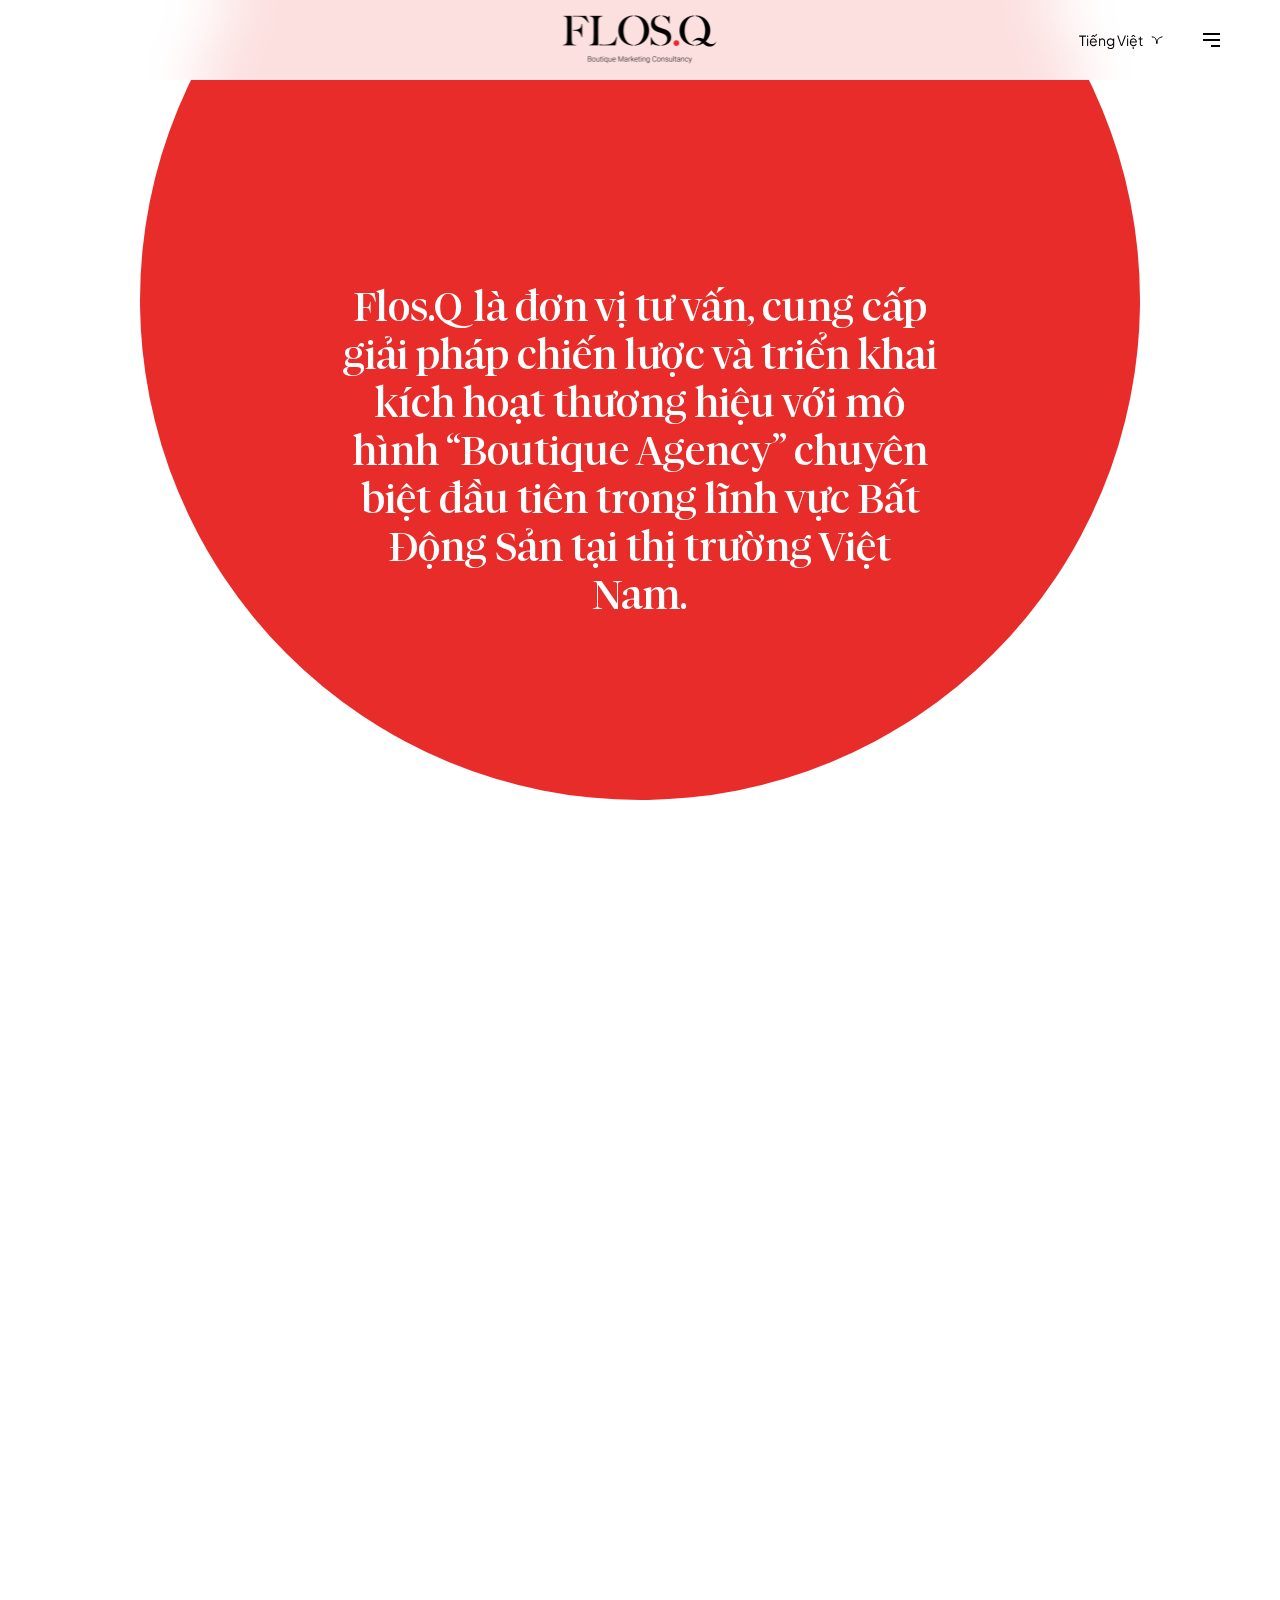
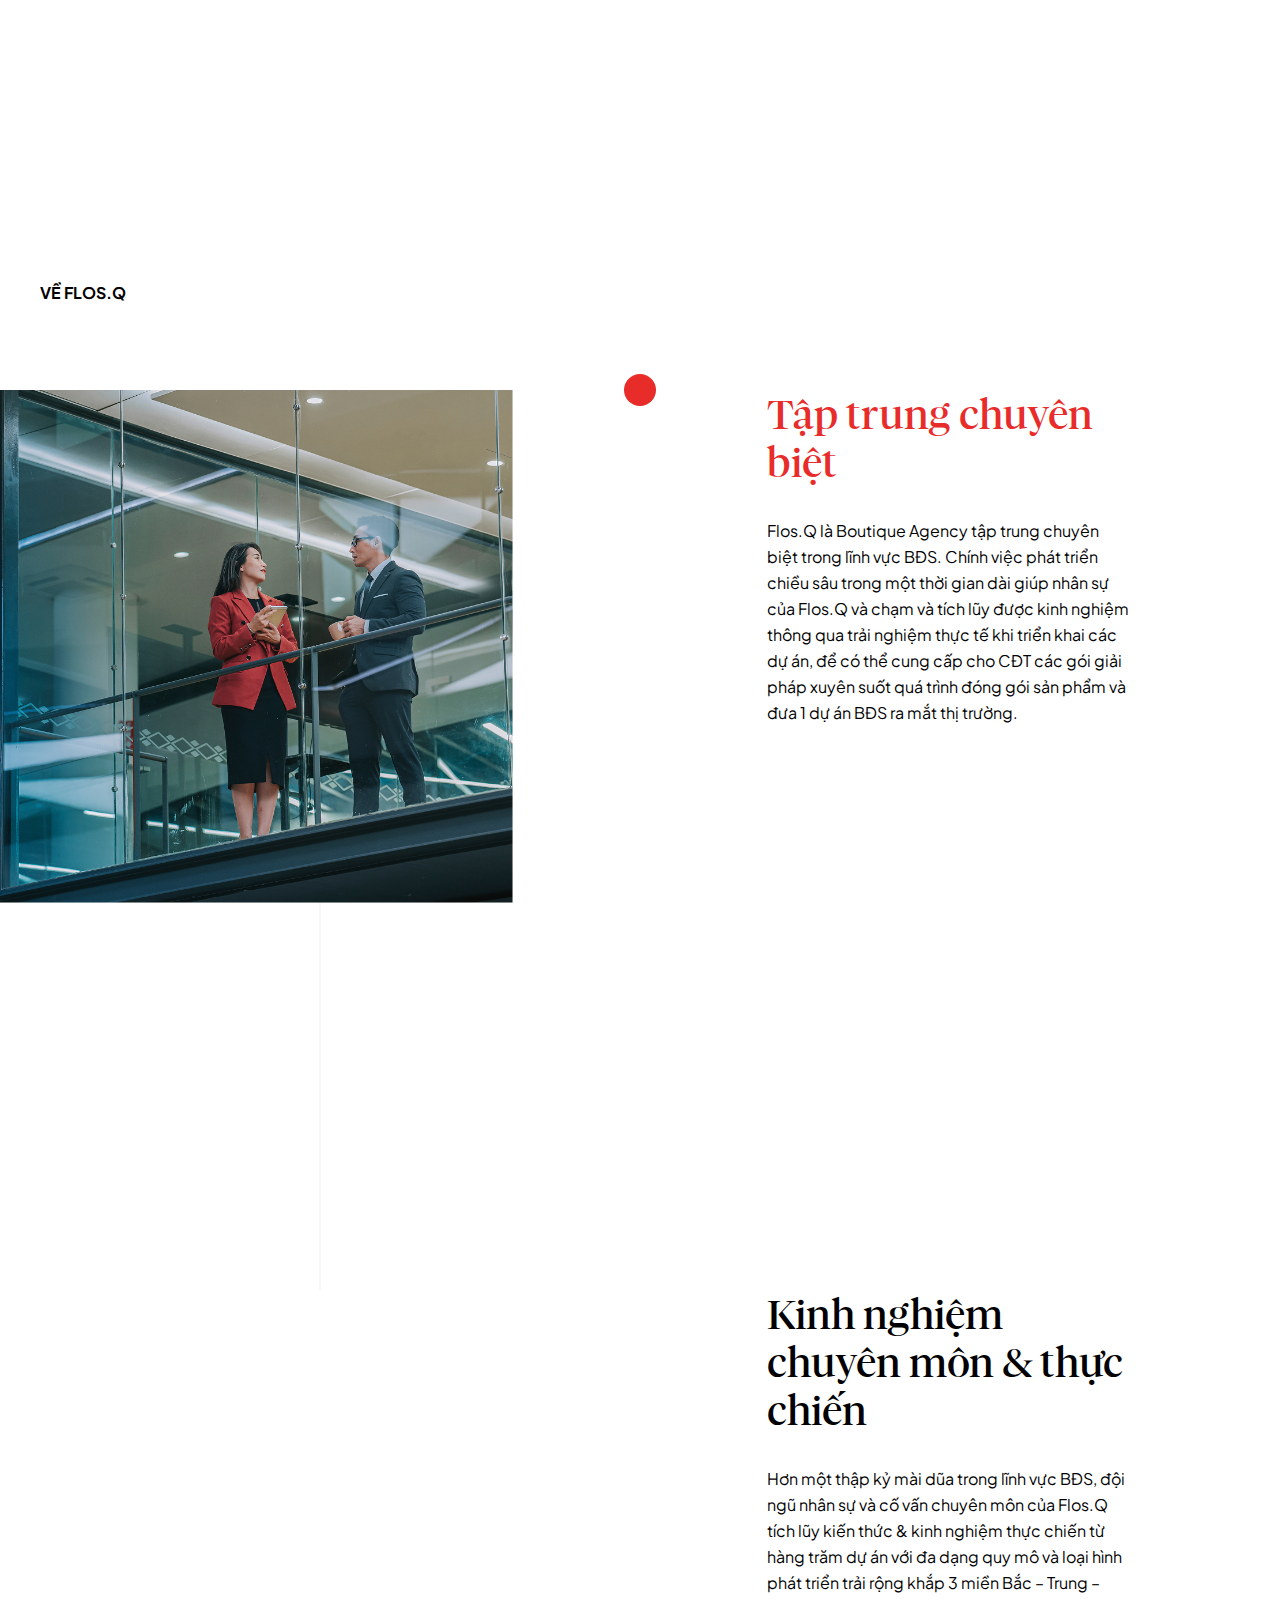
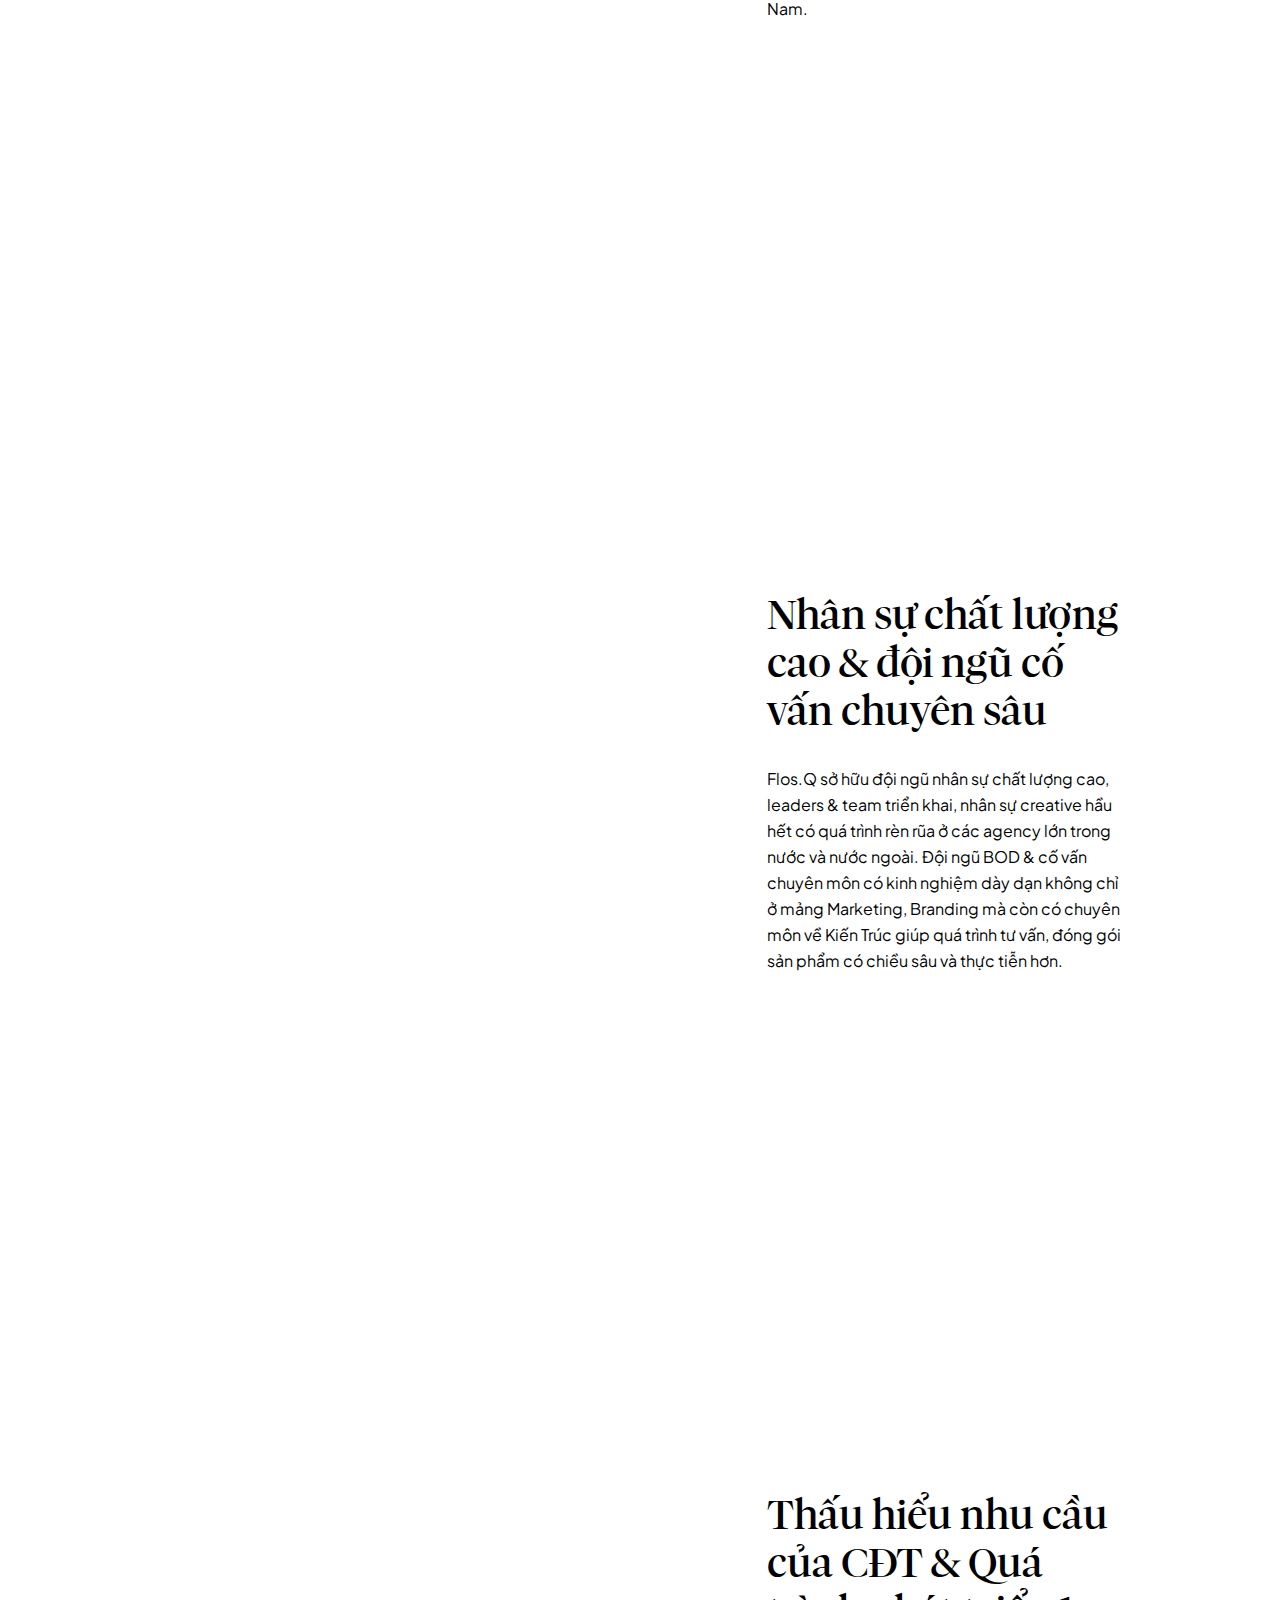
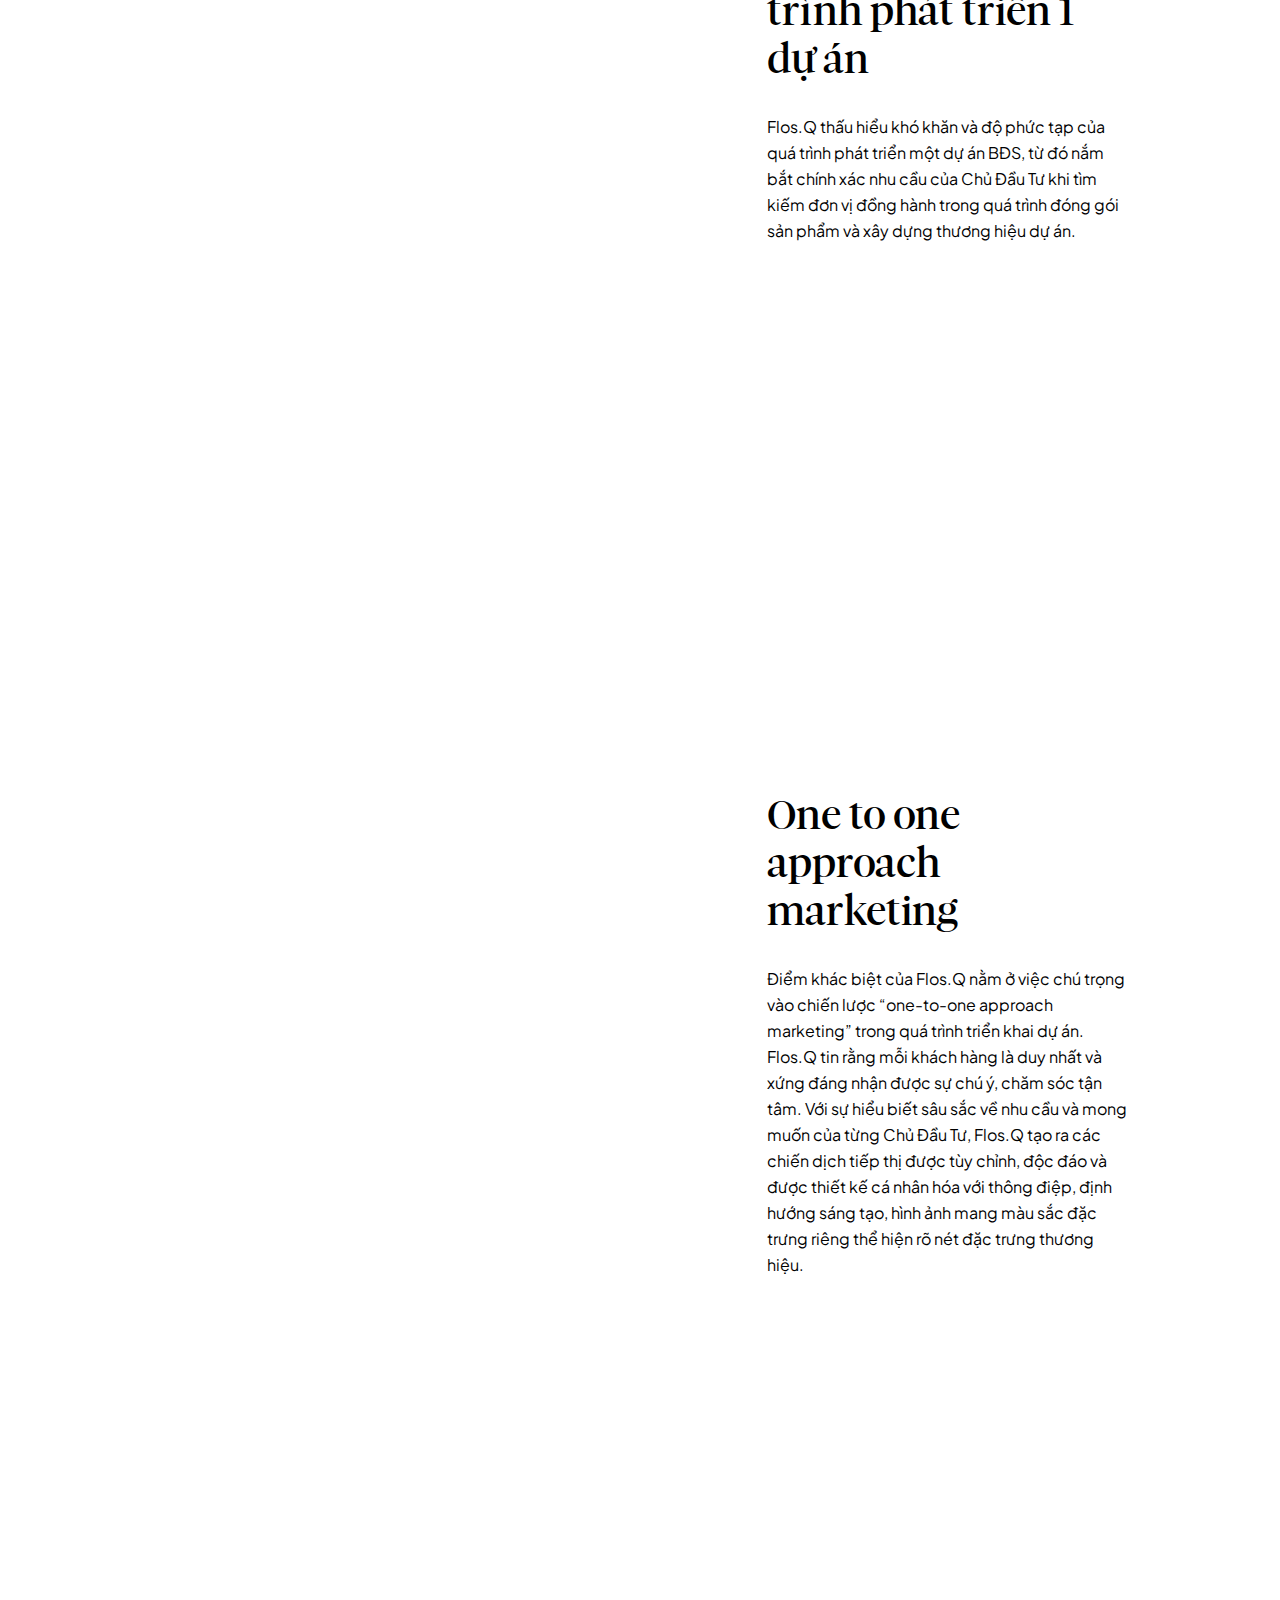
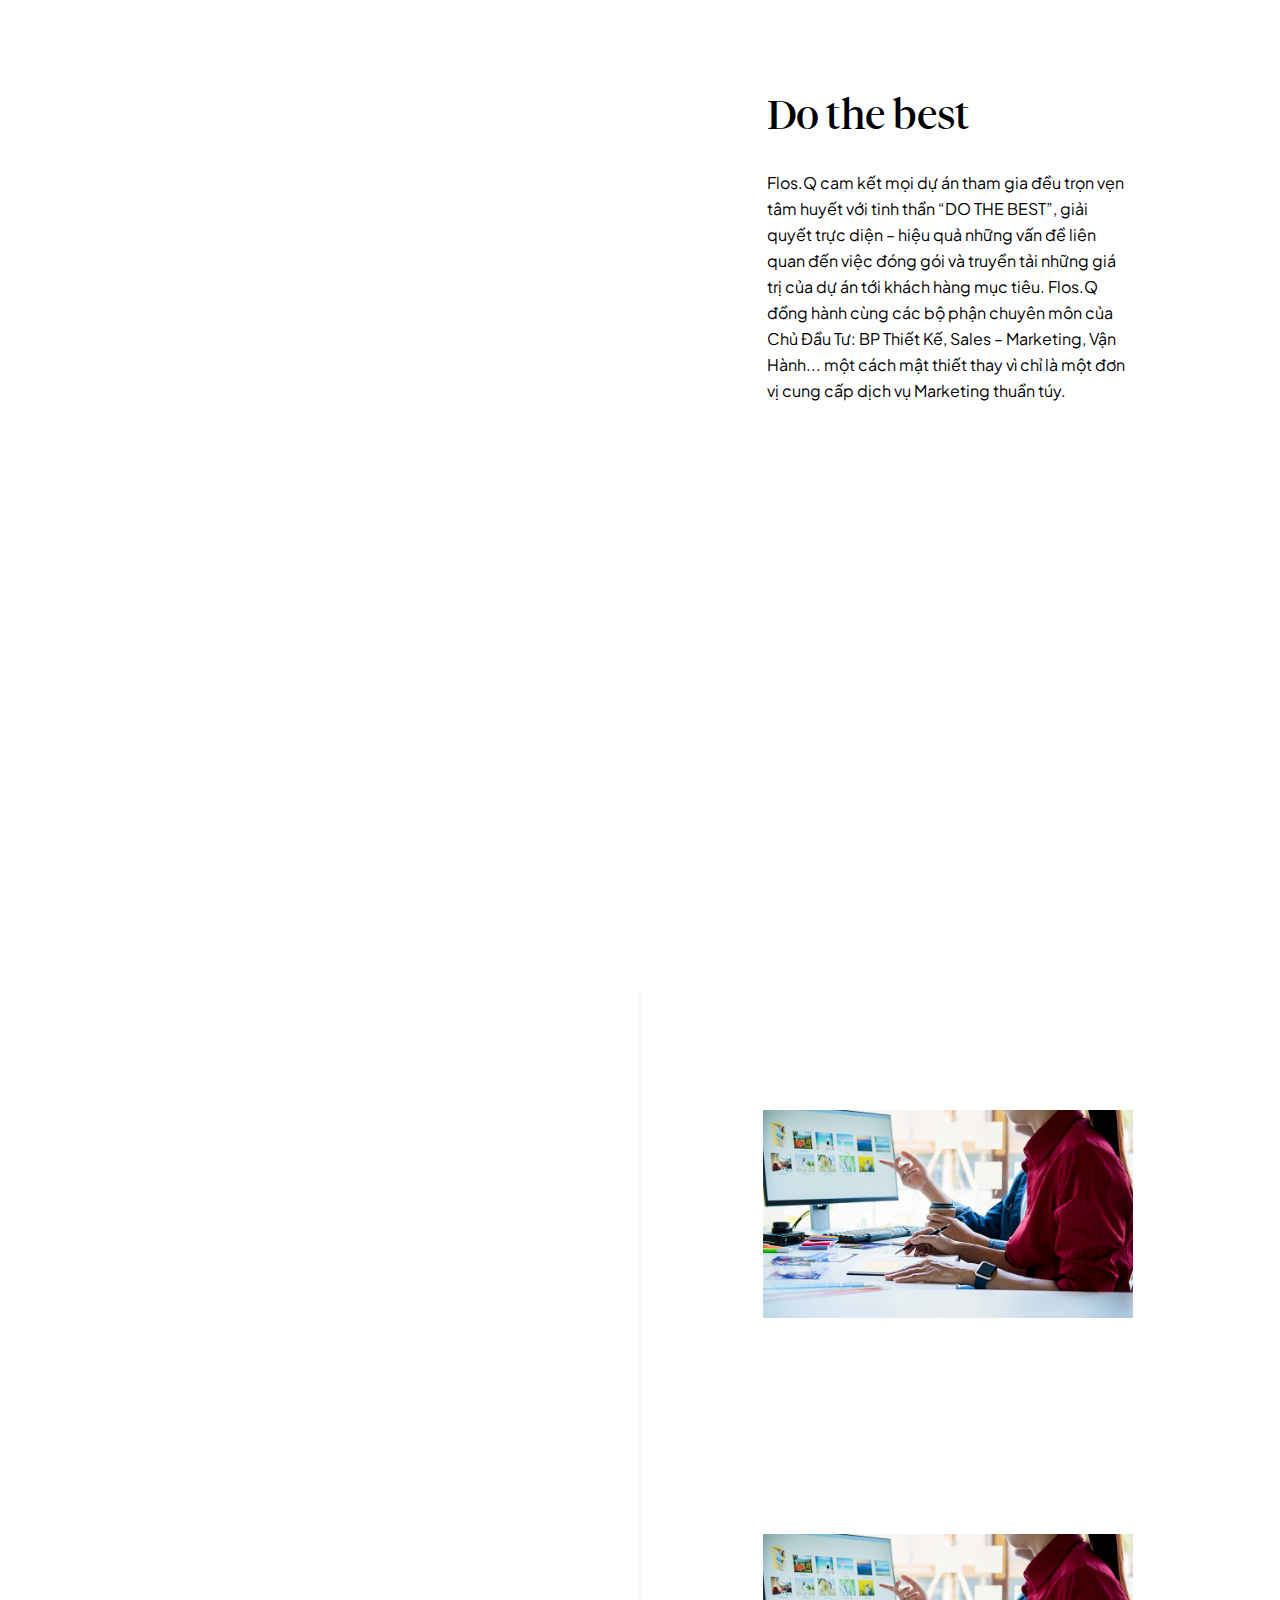
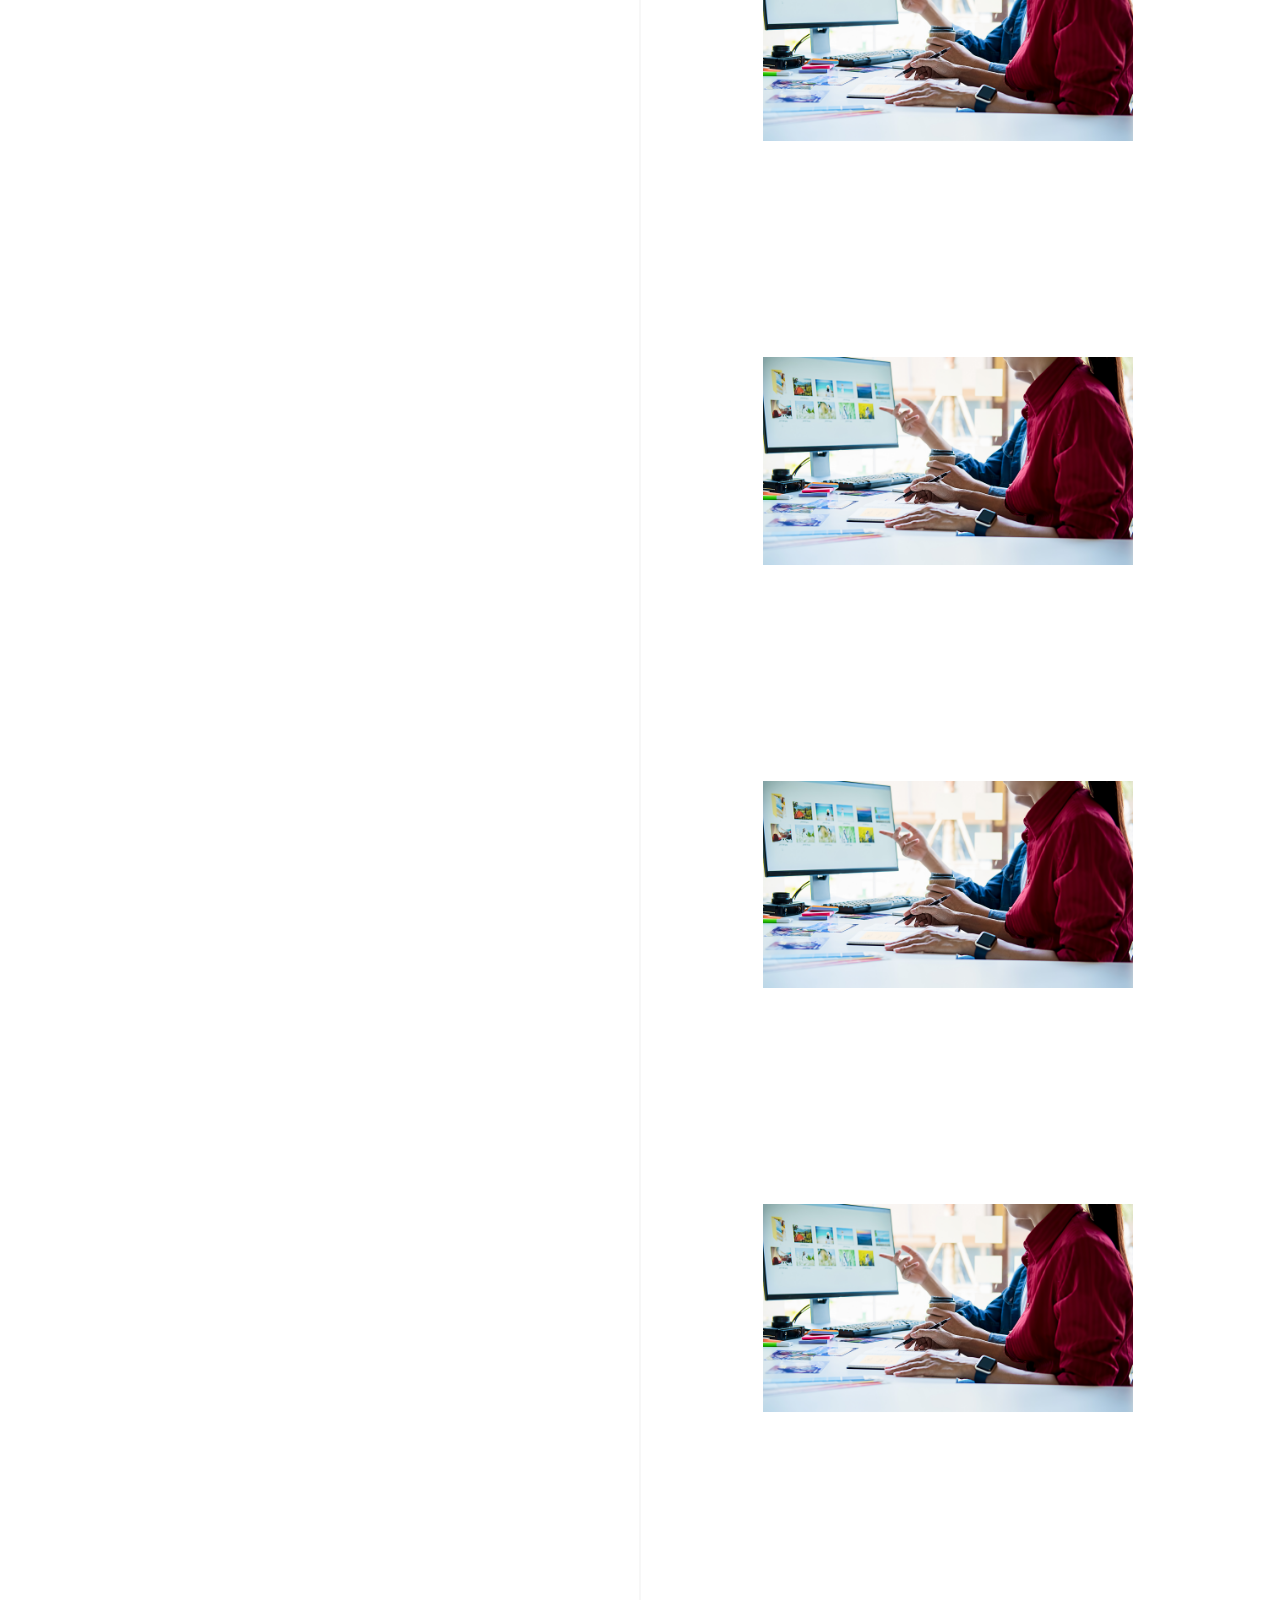
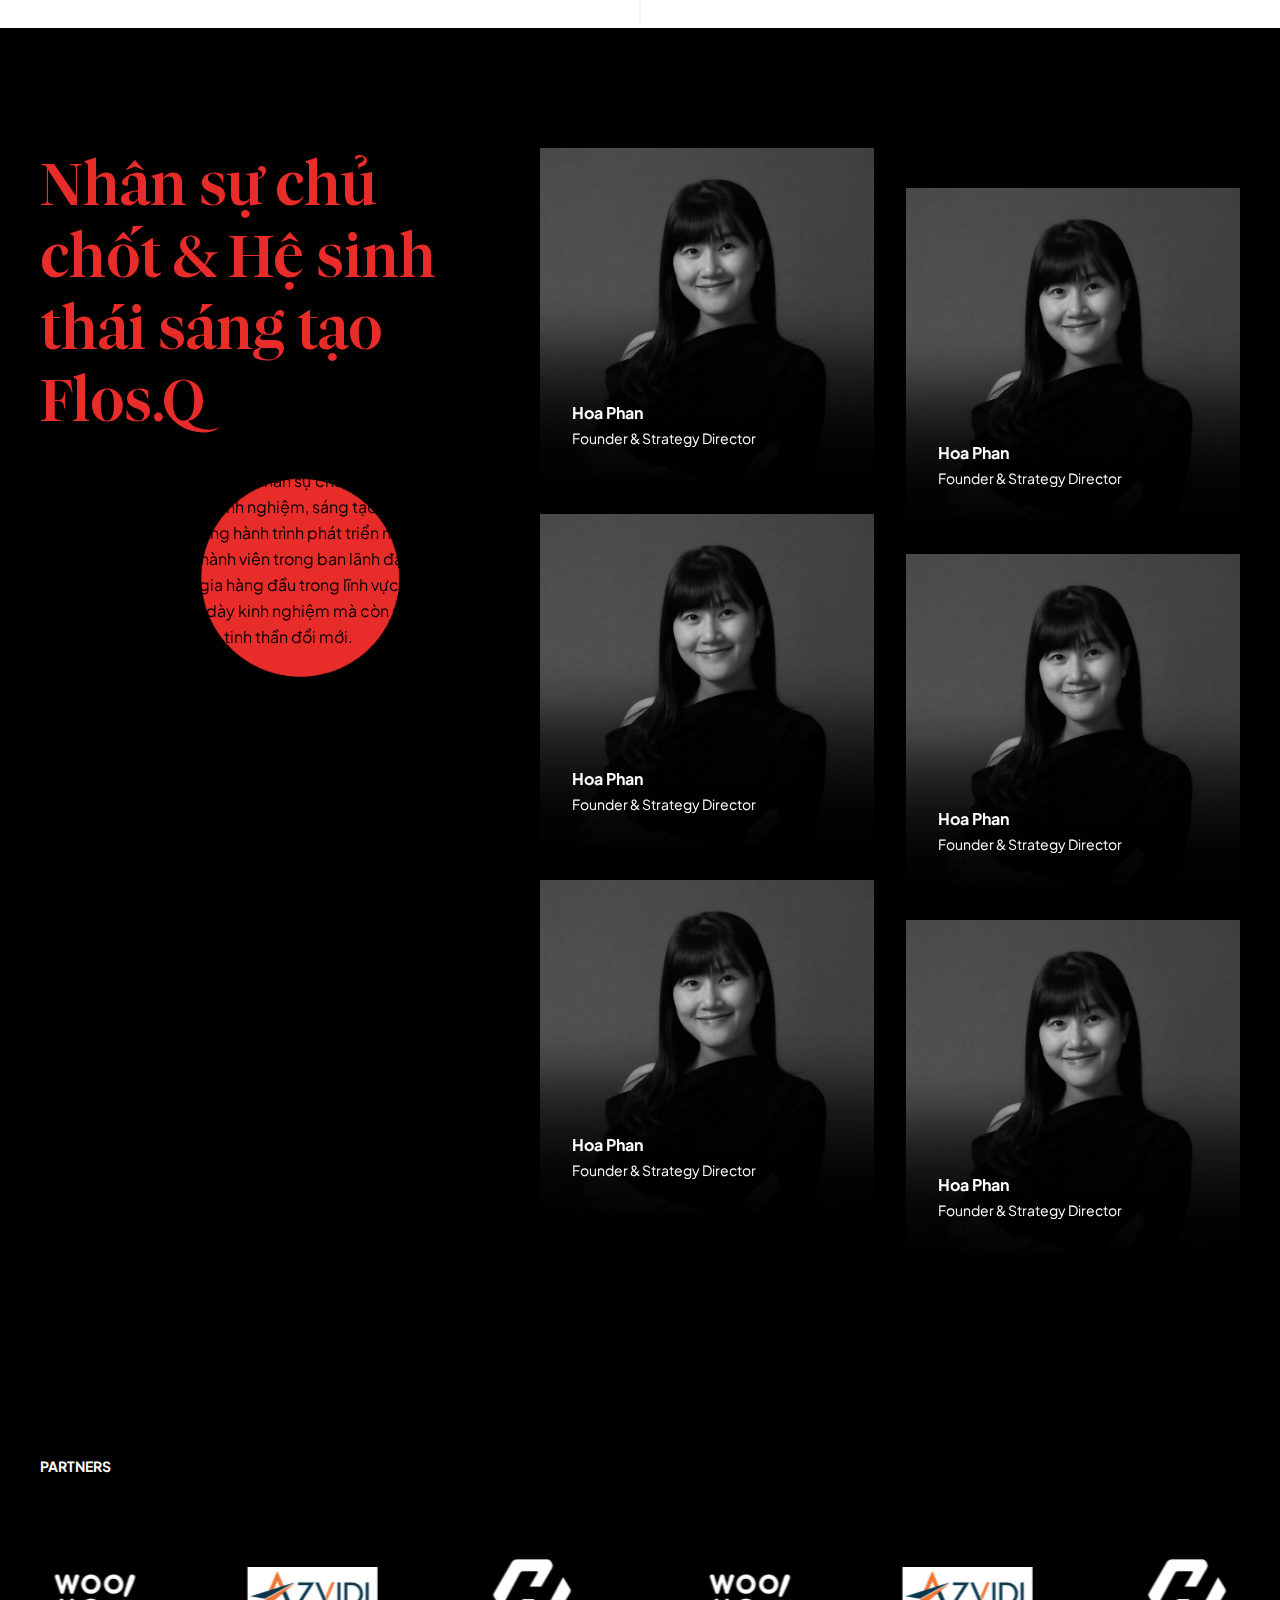
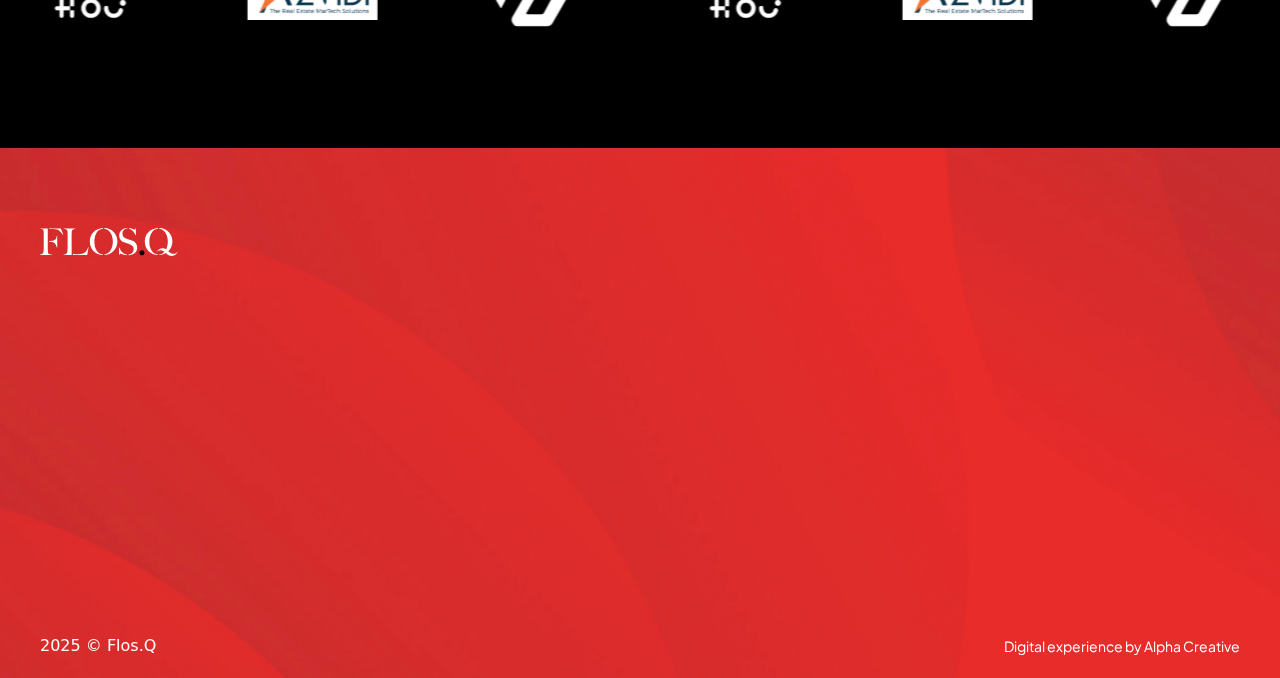
<file: about.html>
<!DOCTYPE html>
<html lang="en">
  <head>
    <meta charset="UTF-8" />
    <meta name="viewport" content="width=device-width, initial-scale=1.0" />
    <title>Flos.Q</title>
    <!-- import favicon -->
    <link
      id="favicon"
      rel="icon"
      type="image/x-icon"
      href="./assets/images/utilize/favicon_red.svg"
    />
    <!-- meta -->
    <meta property="og:url" content="" />
    <meta property="og:type" content="website" />
    <meta property="og:title" content="" />
    <meta property="og:description" content="" /> 
    <meta property="og:image" content="" />
    <!-- end meta -->
    <link rel="stylesheet" href="./assets/libs/bootstrap.min.css" />
    <link rel="stylesheet" href="./assets/libs/splitting.min.css" />
    <link rel="stylesheet" href="./assets/libs/swiper-bundle.min.css" />
    <link rel="stylesheet" href="./assets/libs/lenis.css" />
    <!-- link font  -->
    <link rel="stylesheet" href="./assets/font/Plus-Jakarta/stylesheet.css" />
    <link
      rel="stylesheet"
      href="./assets/font/RB-Vitruv-Display/stylesheet.css"
    />
    <!-- end link font  -->

    <!-- link custom css page -->
    <link rel="stylesheet" href="./assets/styles/style.css" />
    <!-- end link custom css page -->
  </head>
  <body>
    <!-- magic cursor -->
    <div class="magic-cursor">
      <div class="cursor">
        <div class="text"></div>
      </div>
    </div>
    <!-- end magic cursor -->
    <!-- loading -->
    <div class="loading position-fixed top-0 lef-0 w-100 h-100 d-none">
      <div
        class="loading-inner d-flex justify-content-center align-items-center w-100 h-100"
      >
        <div class="loading-image">
          <img src="./assets/images/utilize/logo.svg" alt="" />
        </div>
        <div class="loading-overlay"></div>
      </div>
    </div>
    <!-- end loading -->
    <!-- layout -->
    <header class="header">
      <div class="container-fluid p-0">
        <div class="header__container">
          <div class="header__left"></div>
          <div
            class="header__logo d-flex align-items-center justify-content-center"
          >
            <a href="" class="logo-group">
              <img src="./assets/images/utilize/logo_full.svg" alt="" />
              <img src="./assets/images/utilize/logo_scroll.svg" alt="" />
            </a>
          </div>
          <div
            class="header__right d-flex align-items-center gap-big justify-content-end"
          >
            <div class="header__lang d-lg-flex align-items-center d-none">
              <div class="header__btn-language dropdown-custom">
                <div
                  class="language__head dropdown-custom__btn d-flex align-items-center gap-small justify-content-between"
                >
                  <div
                    class="value-select color-black b2-regular dropdown-custom__text"
                  >
                    Tiếng Việt
                  </div>
                  <img src="./assets/images/utilize/ic_arrow.svg" alt="" />
                </div>
                <div class="language__body dropdown-custom__menu">
                  <a
                    class="dropdown-custom__item language__item color-black b2-regular"
                  >
                    English
                  </a>
                </div>
              </div>
            </div>
            <div class="header__menu">
              <div class="header__menu--icon btnOpen">
                <img src="./assets/images/utilize/ic_menu.svg" alt="" />
              </div>
            </div>
          </div>
        </div>
        <div class="header__menu--sub">
          <div class="menu__sub--container">
            <div
              class="d-flex justify-content-between w-100 justify-content-lg-end"
            >
              <div
                class="header__lang d-lg-flex align-items-center d-block d-lg-none"
              >
                <div class="header__btn-language dropdown-custom">
                  <div
                    class="language__head dropdown-custom__btn d-flex align-items-center gap-small justify-content-between"
                  >
                    <div
                      class="value-select color-white b2-regular dropdown-custom__text"
                    >
                      Tiếng Việt
                    </div>
                    <img
                      src="./assets/images/utilize/ic_arrow_white.svg"
                      alt=""
                    />
                  </div>
                  <div class="language__body dropdown-custom__menu">
                    <a
                      class="dropdown-custom__item language__item color-white b2-regular"
                    >
                      English
                    </a>
                  </div>
                </div>
              </div>
              <div class="menu__close btnClose">
                <img src="./assets/images/utilize/ic_close.svg" alt="" />
              </div>
            </div>
            <div class="menu__container">
              <div class="menu__sub">
                <ul>
                  <li>
                    <a href="" class="h3-font color-white a-line">Trang chủ</a>
                  </li>
                  <li>
                    <a href="" class="h3-font color-white a-line">Flos.Q</a>
                  </li>
                  <li>
                    <a href="" class="h3-font color-white a-line">Dự án</a>
                  </li>
                  <li>
                    <a href="" class="h3-font color-white a-line">Liên hệ</a>
                  </li>
                </ul>
              </div>
              <div class="menu__social">
                <ul>
                  <li>
                    <a href="" class="b2-bold-font color-white a-line"
                      >Facebook</a
                    >
                  </li>
                  <li>
                    <a href="" class="b2-bold-font color-white a-line"
                      >Linkdln</a
                    >
                  </li>
                  <li>
                    <a href="" class="b2-bold-font color-white a-line"
                      >Behance</a
                    >
                  </li>
                  <li>
                    <a href="" class="b2-bold-font color-white a-line">
                      Instagram
                    </a>
                  </li>
                </ul>
              </div>
            </div>
          </div>
        </div>
      </div>
    </header>

    <main>
      <section class="hero d-flex align-items-center justify-content-center without-home">
        <div class="container-fluid p-0 h-100">
          <div class="hero__ball transform">
            <div class="ball"></div>
          </div>
          <div class="row g-0 h-100">
            <div class="col-lg-6 offset-lg-3 h-100">
              <div class="hero__content">
                <div class="hero__content--one h2-font color-white">
                  Flos.Q là đơn vị tư vấn, cung cấp giải pháp chiến lược và
                  triển khai kích hoạt thương hiệu với mô hình “Boutique Agency”
                  chuyên biệt đầu tiên trong lĩnh vực Bất Động Sản tại thị
                  trường Việt Nam.
                </div>
                
              </div>
            </div>
          </div>
        </div>
      </section>

      <section class="gallery touch">
        <div class="container-fluid p-0">
          <div class="gallery__title tag-font color-black">VỀ FLOS.Q</div>
          <div class="gallery__container d-flex w-100">
            <div class="right">
              <div class="section-line"></div>
              <div class="gallery__imgs">
                <div class="gallery__img">
                  <img src="./assets/images/notutilize/img1.jpg" alt="" />
                </div>
                <div class="gallery__img">
                  <img src="./assets/images/notutilize/img2.jpg" alt="" />
                </div>
                <div class="gallery__img">
                  <img src="./assets/images/notutilize/img3.jpg" alt="" />
                </div>
                <div class="gallery__img">
                  <img src="./assets/images/notutilize/img4.jpg" alt="" />
                </div>
                <div class="gallery__img">
                  <img src="./assets/images/notutilize/img5.jpg" alt="" />
                </div>
                <div class="gallery__img">
                  <img src="./assets/images/notutilize/img6.jpg" alt="" />
                </div>
              </div>
            </div>
            <div class="left">
              <div class="gallery__contents">
                <div class="gallery__content">
                  <h2 class="h2-font color-black active">
                    Tập trung chuyên biệt
                  </h2>
                  <p class="b1-font color-black">
                    Flos.Q là Boutique Agency tập trung chuyên biệt trong lĩnh
                    vực BĐS. Chính việc phát triển chiều sâu trong một thời gian
                    dài giúp nhân sự của Flos.Q và chạm và tích lũy được kinh
                    nghiệm thông qua trải nghiệm thực tế khi triển khai các dự
                    án, để có thể cung cấp cho CĐT các gói giải pháp xuyên suốt
                    quá trình đóng gói sản phẩm và đưa 1 dự án BĐS ra mắt thị
                    trường.
                  </p>
                </div>
                <div class="gallery__content">
                  <h2 class="h2-font color-black">
                    Kinh nghiệm chuyên môn & thực chiến
                  </h2>
                  <p class="b1-font color-black">
                    Hơn một thập kỷ mài dũa trong lĩnh vực BĐS, đội ngũ nhân sự
                    và cố vấn chuyên môn của Flos.Q tích lũy kiến thức & kinh
                    nghiệm thực chiến từ hàng trăm dự án với đa dạng quy mô và
                    loại hình phát triển trải rộng khắp 3 miền Bắc – Trung –
                    Nam.
                  </p>
                </div>
                <div class="gallery__content">
                  <h2 class="h2-font color-black">
                    Nhân sự chất lượng cao & đội ngũ cố vấn chuyên sâu
                  </h2>
                  <p class="b1-font color-black">
                    Flos.Q sở hữu đội ngũ nhân sự chất lượng cao, leaders & team
                    triển khai, nhân sự creative hầu hết có quá trình rèn rũa ở
                    các agency lớn trong nước và nước ngoài. Đội ngũ BOD & cố
                    vấn chuyên môn có kinh nghiệm dày dạn không chỉ ở mảng
                    Marketing, Branding mà còn có chuyên môn về Kiến Trúc giúp
                    quá trình tư vấn, đóng gói sản phẩm có chiều sâu và thực
                    tiễn hơn.
                  </p>
                </div>
                <div class="gallery__content">
                  <h2 class="h2-font color-black">
                    Thấu hiểu nhu cầu của CĐT & Quá trình phát triển 1 dự án
                  </h2>
                  <p class="b1-font color-black">
                    Flos.Q thấu hiểu khó khăn và độ phức tạp của quá trình phát
                    triển một dự án BĐS, từ đó nắm bắt chính xác nhu cầu của Chủ
                    Đầu Tư khi tìm kiếm đơn vị đồng hành trong quá trình đóng
                    gói sản phẩm và xây dựng thương hiệu dự án.
                  </p>
                </div>
                <div class="gallery__content">
                  <h2 class="h2-font color-black">
                    One to one approach marketing
                  </h2>
                  <p class="b1-font color-black">
                    Điểm khác biệt của Flos.Q nằm ở việc chú trọng vào chiến
                    lược “one-to-one approach marketing” trong quá trình triển
                    khai dự án. Flos.Q tin rằng mỗi khách hàng là duy nhất và
                    xứng đáng nhận được sự chú ý, chăm sóc tận tâm. Với sự hiểu
                    biết sâu sắc về nhu cầu và mong muốn của từng Chủ Đầu Tư,
                    Flos.Q tạo ra các chiến dịch tiếp thị được tùy chỉnh, độc
                    đáo và được thiết kế cá nhân hóa với thông điệp, định hướng
                    sáng tạo, hình ảnh mang màu sắc đặc trưng riêng thể hiện rõ
                    nét đặc trưng thương hiệu.
                  </p>
                </div>
                <div class="gallery__content">
                  <h2 class="h2-font color-black">Do the best</h2>
                  <p class="b1-font color-black">
                    Flos.Q cam kết mọi dự án tham gia đều trọn vẹn tâm huyết với
                    tinh thần “DO THE BEST”, giải quyết trực diện – hiệu quả
                    những vấn đề liên quan đến việc đóng gói và truyền tải những
                    giá trị của dự án tới khách hàng mục tiêu. Flos.Q đồng hành
                    cùng các bộ phận chuyên môn của Chủ Đầu Tư: BP Thiết Kế,
                    Sales – Marketing, Vận Hành... một cách mật thiết thay vì
                    chỉ là một đơn vị cung cấp dịch vụ Marketing thuần túy.
                  </p>
                </div>
              </div>
            </div>
          </div>
        </div>
      </section>

      <section class="section-services">
        <div class="container-fluid p-0">
          <div class="services-wrapper d-flex">
            <div class="services-wrapper__left">
              <p class="section-tag tag-font mb-0 col-lg-4 color-white">
                DỊCH VỤ
              </p>
              <div class="num-counter">
                <div class="number" data-count="4">4</div>
              </div>

              <div class="service-ball"></div>
            </div>
            <div class="services-wrapper__right">
              <ul class="list-item">
                <li
                  class="item"
                  data-cursor-text="Chi tiết"
                  data-bs-toggle="modal"
                  data-bs-target="#service-modal-1"
                >
                  <div class="item-image">
                    <img
                      src="./assets/images/notutilize/service-1.png"
                      alt=""
                    />
                  </div>
                  <h3 class="item-title h3-font color-white">
                    Product concept packaging solutions
                  </h3>
                </li>
                <li
                  class="item"
                  data-cursor-text="Chi tiết"
                  data-bs-toggle="modal"
                  data-bs-target="#service-modal-2"
                >
                  <div class="item-image">
                    <img
                      src="./assets/images/notutilize/service-1.png"
                      alt=""
                    />
                  </div>
                  <h3 class="item-title h3-font color-white">
                    Brand Concept Packaging Solution
                  </h3>
                </li>
                <li class="item" data-cursor-text="Chi tiết">
                  <div class="item-image">
                    <img
                      src="./assets/images/notutilize/service-1.png"
                      alt=""
                    />
                  </div>
                  <h3 class="item-title h3-font color-white">
                    Product concept packaging solutions
                  </h3>
                </li>
                <li class="item" data-cursor-text="Chi tiết">
                  <div class="item-image">
                    <img
                      src="./assets/images/notutilize/service-1.png"
                      alt=""
                    />
                  </div>
                  <h3 class="item-title h3-font color-white">
                    Product concept packaging solutions
                  </h3>
                </li>
                <li class="item" data-cursor-text="Chi tiết">
                  <div class="item-image">
                    <img
                      src="./assets/images/notutilize/service-1.png"
                      alt=""
                    />
                  </div>
                  <h3 class="item-title h3-font color-white">
                    Product concept packaging solutions
                  </h3>
                </li>
              </ul>
            </div>
          </div>
          <div class="services-modal">
            <div
              class="modal fade"
              id="service-modal-1"
              tabindex="-1"
              aria-hidden="true"
            >
              <div class="modal-dialog modal-dialog-centered">
                <div class="modal-content">
                  <h3 class="title h2-font">
                    Product concept packaging solutions
                  </h3>
                  <div class="content">
                    <div class="content-left content-item">
                      <div class="tag b2-bold-font color-primary">
                        Nghiên cứu thị trường
                      </div>
                      <ul class="b1-font color-black">
                        <li>
                          - Nghiên cứu và phân tích thị trường, đánh giá tiềm
                          năng và xác định nhu cầu của thị trường trong phạm vi
                          tham chiếu của dự án.
                        </li>
                        <li>
                          - Xây dựng cơ sở tham chiếu & thiết lập bảng so sánh
                          năng lực cạnh tranh giữa các dự án theo khu vực nghiên
                          cứu.
                        </li>
                        <li>
                          - Phân tích xu hướng thị trường: các xu hướng, thay
                          đổi và biến động trong thị trường để sản phẩm/dự án có
                          thể thích ứng và tồn tại một cách cạnh tranh.
                        </li>
                      </ul>
                    </div>
                    <div class="content-right content-item">
                      <div class="tag b2-bold-font color-primary">
                        Phân tích đánh giá sản phẩm hiện hữu
                      </div>
                      <ul class="b1-font color-black">
                        <li>
                          - Phân tích tổng quan đánh giá vị trí, mối liên hệ
                          liên kết vùng, bản đồ giao thông và các tuyến giao
                          thông kết nối hiện hữu và trong quy hoạch vùng tương
                          lai.
                        </li>
                        <li>
                          - Đánh giá về quy hoạch (hồ sơ kiến trúc) & sản phẩm
                          (trong trường hợp dự án đã có hồ sơ cũ) Quy hoạch và
                          mặt bằng phân bổ tiện ích.
                        </li>
                        <li>
                          - Loại hình sản phẩm, tỷ trọng cơ cấu sản phẩm, diện
                          tích, thiết kế kiến trúc.
                        </li>
                        <li>
                          - Phân tích SOW, xác định lợi thế cạnh tranh, đánh giá
                          cơ hội cũng như thách thức nhằm tìm ra điểm khác biệt
                          (USP) của dự án.
                        </li>
                        <li>
                          - Loại hình sản phẩm, tỷ trọng cơ cấu sản phẩm, diện
                          tích, thiết kế kiến trúc.
                        </li>
                        <li>
                          - Phân tích SOW, xác định lợi thế cạnh tranh, đánh giá
                          cơ hội cũng như thách thức nhằm tìm ra điểm khác biệt
                          (USP) của dự án.
                        </li>
                      </ul>
                    </div>
                  </div>
                </div>
              </div>
            </div>
            <div
              class="modal fade"
              id="service-modal-2"
              tabindex="-1"
              aria-hidden="true"
            >
              <div class="modal-dialog modal-dialog-centered">
                <div class="modal-content">
                  <h3 class="title h2-font">
                    Brand Concept Packaging Solution
                  </h3>
                  <div class="content">
                    <div class="content-left content-item">
                      <div class="tag b2-bold-font color-primary">
                        Nghiên cứu thị trường
                      </div>
                      <ul class="b1-font color-black">
                        <li>
                          - Nghiên cứu và phân tích thị trường, đánh giá tiềm
                          năng và xác định nhu cầu của thị trường trong phạm vi
                          tham chiếu của dự án.
                        </li>
                        <li>
                          - Xây dựng cơ sở tham chiếu & thiết lập bảng so sánh
                          năng lực cạnh tranh giữa các dự án theo khu vực nghiên
                          cứu.
                        </li>
                        <li>
                          - Phân tích xu hướng thị trường: các xu hướng, thay
                          đổi và biến động trong thị trường để sản phẩm/dự án có
                          thể thích ứng và tồn tại một cách cạnh tranh.
                        </li>
                      </ul>
                    </div>
                    <div class="content-right content-item">
                      <div class="tag b2-bold-font color-primary">
                        Phân tích đánh giá sản phẩm hiện hữu
                      </div>
                      <ul class="b1-font color-black">
                        <li>
                          - Phân tích tổng quan đánh giá vị trí, mối liên hệ
                          liên kết vùng, bản đồ giao thông và các tuyến giao
                          thông kết nối hiện hữu và trong quy hoạch vùng tương
                          lai.
                        </li>
                        <li>
                          - Đánh giá về quy hoạch (hồ sơ kiến trúc) & sản phẩm
                          (trong trường hợp dự án đã có hồ sơ cũ) Quy hoạch và
                          mặt bằng phân bổ tiện ích.
                        </li>
                        <li>
                          - Loại hình sản phẩm, tỷ trọng cơ cấu sản phẩm, diện
                          tích, thiết kế kiến trúc.
                        </li>
                        <li>
                          - Phân tích SOW, xác định lợi thế cạnh tranh, đánh giá
                          cơ hội cũng như thách thức nhằm tìm ra điểm khác biệt
                          (USP) của dự án.
                        </li>
                        <li>
                          - Loại hình sản phẩm, tỷ trọng cơ cấu sản phẩm, diện
                          tích, thiết kế kiến trúc.
                        </li>
                        <li>
                          - Phân tích SOW, xác định lợi thế cạnh tranh, đánh giá
                          cơ hội cũng như thách thức nhằm tìm ra điểm khác biệt
                          (USP) của dự án.
                        </li>
                      </ul>
                    </div>
                  </div>
                </div>
              </div>
            </div>
          </div>
        </div>
      </section>

      <section class="section-members ver-2 section-projects">
        <div class="container-fluid p-0">
          <div class="members-wrapper row g-0">
            <div class="members-content col-lg-5">
              <!-- <p class="section-tag tag-font mb-0 color-black">DỰ ÁN</p> -->

              <h2 class="members-content__title color-primary h1-font">
                Nhân sự chủ chốt & Hệ sinh thái sáng tạo Flos.Q
              </h2>

              <div class="members-content__desc color-black b1-font">
                Flos.Q tự hào sở hữu đội ngũ nhân sự chủ chốt và những chuyên
                gia giàu kinh nghiệm, sáng tạo và luôn là nhân tố then chốt
                trong hành trình phát triển mạnh mẽ của công ty. Mỗi thành viên
                trong ban lãnh đạo đều là những chuyên gia hàng đầu trong lĩnh
                vực của mình, không chỉ có bề dày kinh nghiệm mà còn sở hữu tư
                duy chiến lược và tinh thần đổi mới.
              </div>
            </div>
            <div class="projects-ball">
              <canvas id="canvas" width="400" height="400"></canvas>
              <!-- <div class="ball-container"></div> -->
            </div>
            <div class="members-list col-lg-7">
              <ul class="members-list__left js-parallax">
                <li
                  class="item"
                >
                  <div class="item-wrapper" data-cursor-text="Chi tiết">
                    <div class="item-img">
                    <img src="./assets/images/notutilize/member-1.png" alt="" />
                  </div>
                   <div class="item-text">
                    <h4 class="tag-font color-white">Hoa Phan</h3>
                    <div class="desc b2-regular color-white">Founder & Strategy Director</div>
                  </div>
                  </div>
                  <div class="item-content-show d-flex flex-column justify-content-between align-items-start" data-cursor-text="Đóng">
                    <p class=" b1-font color-white">Mr Alex Lưu là thành viên Hiệp hội kiến trúc Châu Á với hơn 15 năm kinh nghiệm làm việc tại thị trường Việt Nam, Campuchia, Singapore. Tuyên ngôn Mr Alex trong thiết kế chính là kết nối con người và con người, con người và tự nhiên, tất cả cộng sinh trong một môi trường sống. Mr Alex gây ấn tượng với thị trường Bất động sản qua hàng loạt công trình trong và ngoài nước: Cocobay Đà Nẵng (Naman Retreat Đà Nẵng, Lancaster Eden, Telescope House Vũng Tàu, Saigon River, Dwelling/ Co-Living Space, Biconsi Sale Gallery. Thanh Phu Office, Astral Sales Gallery, Eco Living...)</p>

                    <div class="item-text">
                    <h4 class="tag-font color-white">Hoa Phan</h3>
                    <div class="desc b2-regular color-white">Founder & Strategy Director</div>
                  </div>
                  </div>
                </li>
                <li
                  class="item"
                >
                  <div class="item-wrapper" data-cursor-text="Chi tiết">
                    <div class="item-img">
                    <img src="./assets/images/notutilize/member-1.png" alt="" />
                  </div>
                   <div class="item-text">
                    <h4 class="tag-font color-white">Hoa Phan</h3>
                    <div class="desc b2-regular color-white">Founder & Strategy Director</div>
                  </div>
                  </div>
                  <div class="item-content-show d-flex flex-column justify-content-between align-items-start" data-cursor-text="Đóng">
                    <p class=" b1-font color-white">Mr Alex Lưu là thành viên Hiệp hội kiến trúc Châu Á với hơn 15 năm kinh nghiệm làm việc tại thị trường Việt Nam, Campuchia, Singapore. Tuyên ngôn Mr Alex trong thiết kế chính là kết nối con người và con người, con người và tự nhiên, tất cả cộng sinh trong một môi trường sống. Mr Alex gây ấn tượng với thị trường Bất động sản qua hàng loạt công trình trong và ngoài nước: Cocobay Đà Nẵng (Naman Retreat Đà Nẵng, Lancaster Eden, Telescope House Vũng Tàu, Saigon River, Dwelling/ Co-Living Space, Biconsi Sale Gallery. Thanh Phu Office, Astral Sales Gallery, Eco Living...)</p>

                    <div class="item-text">
                    <h4 class="tag-font color-white">Hoa Phan</h3>
                    <div class="desc b2-regular color-white">Founder & Strategy Director</div>
                  </div>
                  </div>
                </li>
                <li
                  class="item"
                >
                  <div class="item-wrapper" data-cursor-text="Chi tiết">
                    <div class="item-img">
                    <img src="./assets/images/notutilize/member-1.png" alt="" />
                  </div>
                   <div class="item-text">
                    <h4 class="tag-font color-white">Hoa Phan</h3>
                    <div class="desc b2-regular color-white">Founder & Strategy Director</div>
                  </div>
                  </div>
                  <div class="item-content-show d-flex flex-column justify-content-between align-items-start" data-cursor-text="Đóng">
                    <p class=" b1-font color-white">Mr Alex Lưu là thành viên Hiệp hội kiến trúc Châu Á với hơn 15 năm kinh nghiệm làm việc tại thị trường Việt Nam, Campuchia, Singapore. Tuyên ngôn Mr Alex trong thiết kế chính là kết nối con người và con người, con người và tự nhiên, tất cả cộng sinh trong một môi trường sống. Mr Alex gây ấn tượng với thị trường Bất động sản qua hàng loạt công trình trong và ngoài nước: Cocobay Đà Nẵng (Naman Retreat Đà Nẵng, Lancaster Eden, Telescope House Vũng Tàu, Saigon River, Dwelling/ Co-Living Space, Biconsi Sale Gallery. Thanh Phu Office, Astral Sales Gallery, Eco Living...)</p>

                    <div class="item-text">
                    <h4 class="tag-font color-white">Hoa Phan</h3>
                    <div class="desc b2-regular color-white">Founder & Strategy Director</div>
                  </div>
                  </div>
                </li>
              </ul>
              <ul class="members-list__right js-parallax" data-y="200">
                <li
                  class="item"
                >
                  <div class="item-wrapper" data-cursor-text="Chi tiết">
                    <div class="item-img">
                    <img src="./assets/images/notutilize/member-1.png" alt="" />
                  </div>
                   <div class="item-text">
                    <h4 class="tag-font color-white">Hoa Phan</h3>
                    <div class="desc b2-regular color-white">Founder & Strategy Director</div>
                  </div>
                  </div>
                  <div class="item-content-show d-flex flex-column justify-content-between align-items-start" data-cursor-text="Đóng">
                    <p class=" b1-font color-white">Mr Alex Lưu là thành viên Hiệp hội kiến trúc Châu Á với hơn 15 năm kinh nghiệm làm việc tại thị trường Việt Nam, Campuchia, Singapore. Tuyên ngôn Mr Alex trong thiết kế chính là kết nối con người và con người, con người và tự nhiên, tất cả cộng sinh trong một môi trường sống. Mr Alex gây ấn tượng với thị trường Bất động sản qua hàng loạt công trình trong và ngoài nước: Cocobay Đà Nẵng (Naman Retreat Đà Nẵng, Lancaster Eden, Telescope House Vũng Tàu, Saigon River, Dwelling/ Co-Living Space, Biconsi Sale Gallery. Thanh Phu Office, Astral Sales Gallery, Eco Living...)</p>

                    <div class="item-text">
                    <h4 class="tag-font color-white">Hoa Phan</h3>
                    <div class="desc b2-regular color-white">Founder & Strategy Director</div>
                  </div>
                  </div>
                </li>
                <li
                  class="item"
                >
                  <div class="item-wrapper" data-cursor-text="Chi tiết">
                    <div class="item-img">
                    <img src="./assets/images/notutilize/member-1.png" alt="" />
                  </div>
                   <div class="item-text">
                    <h4 class="tag-font color-white">Hoa Phan</h3>
                    <div class="desc b2-regular color-white">Founder & Strategy Director</div>
                  </div>
                  </div>
                  <div class="item-content-show d-flex flex-column justify-content-between align-items-start" data-cursor-text="Đóng">
                    <p class=" b1-font color-white">Mr Alex Lưu là thành viên Hiệp hội kiến trúc Châu Á với hơn 15 năm kinh nghiệm làm việc tại thị trường Việt Nam, Campuchia, Singapore. Tuyên ngôn Mr Alex trong thiết kế chính là kết nối con người và con người, con người và tự nhiên, tất cả cộng sinh trong một môi trường sống. Mr Alex gây ấn tượng với thị trường Bất động sản qua hàng loạt công trình trong và ngoài nước: Cocobay Đà Nẵng (Naman Retreat Đà Nẵng, Lancaster Eden, Telescope House Vũng Tàu, Saigon River, Dwelling/ Co-Living Space, Biconsi Sale Gallery. Thanh Phu Office, Astral Sales Gallery, Eco Living...)</p>

                    <div class="item-text">
                    <h4 class="tag-font color-white">Hoa Phan</h3>
                    <div class="desc b2-regular color-white">Founder & Strategy Director</div>
                  </div>
                  </div>
                </li>
                <li
                  class="item"
                >
                  <div class="item-wrapper" data-cursor-text="Chi tiết">
                    <div class="item-img">
                    <img src="./assets/images/notutilize/member-1.png" alt="" />
                  </div>
                   <div class="item-text">
                    <h4 class="tag-font color-white">Hoa Phan</h3>
                    <div class="desc b2-regular color-white">Founder & Strategy Director</div>
                  </div>
                  </div>
                  <div class="item-content-show d-flex flex-column justify-content-between align-items-start" data-cursor-text="Đóng">
                    <p class=" b1-font color-white">Mr Alex Lưu là thành viên Hiệp hội kiến trúc Châu Á với hơn 15 năm kinh nghiệm làm việc tại thị trường Việt Nam, Campuchia, Singapore. Tuyên ngôn Mr Alex trong thiết kế chính là kết nối con người và con người, con người và tự nhiên, tất cả cộng sinh trong một môi trường sống. Mr Alex gây ấn tượng với thị trường Bất động sản qua hàng loạt công trình trong và ngoài nước: Cocobay Đà Nẵng (Naman Retreat Đà Nẵng, Lancaster Eden, Telescope House Vũng Tàu, Saigon River, Dwelling/ Co-Living Space, Biconsi Sale Gallery. Thanh Phu Office, Astral Sales Gallery, Eco Living...)</p>

                    <div class="item-text">
                    <h4 class="tag-font color-white">Hoa Phan</h3>
                    <div class="desc b2-regular color-white">Founder & Strategy Director</div>
                  </div>
                  </div>
                </li>
              </ul>
            </div>
          </div>
        </div>
      </section>

      <section class="partners">
        <div class="container-fluid p-0">
          <div class="row g-0">
            <div class="partners__container">
              <h3 class="b2-bold-font color-white text-uppercase">PARTNERS</h3>
              <div class="swiper swiper__logo">
                <div class="swiper-wrapper">
                  <div class="swiper-slide">
                    <div class="swiper-logo">
                      <img src="./assets/images/utilize/logo_1.svg" alt="" />
                    </div>
                  </div>
                  <div class="swiper-slide">
                    <div class="swiper-logo">
                      <img src="./assets/images/utilize/logo_2.svg" alt="" />
                    </div>
                  </div>
                  <div class="swiper-slide">
                    <div class="swiper-logo">
                      <img src="./assets/images/utilize/logo_3.svg" alt="" />
                    </div>
                  </div>
                  <div class="swiper-slide">
                    <div class="swiper-logo">
                      <img src="./assets/images/utilize/logo_1.svg" alt="" />
                    </div>
                  </div>
                  <div class="swiper-slide">
                    <div class="swiper-logo">
                      <img src="./assets/images/utilize/logo_2.svg" alt="" />
                    </div>
                  </div>
                  <div class="swiper-slide">
                    <div class="swiper-logo">
                      <img src="./assets/images/utilize/logo_3.svg" alt="" />
                    </div>
                  </div>
                  <div class="swiper-slide">
                    <div class="swiper-logo">
                      <img src="./assets/images/utilize/logo_1.svg" alt="" />
                    </div>
                  </div>
                  <div class="swiper-slide">
                    <div class="swiper-logo">
                      <img src="./assets/images/utilize/logo_3.svg" alt="" />
                    </div>
                  </div>
                </div>
              </div>
            </div>
          </div>
        </div>
      </section>
    </main>
    <footer>
      <div class="container-fluid p-0">
        <div class="footer-wrapper">
          <div class="footer-top">
            <div class="footer-top__logo">
              <a href="#">
                <img src="./assets/images/utilize/footer_logo.svg" alt="" />
              </a>
            </div>
            <div class="footer-top__menu">
              <div class="menu">
                <div class="menu-item">
                  <p class="b1-font color-white" data-fade-in>Social</p>
                  <ul>
                    <li data-fade-in>
                      <a href="#" class="a-line tag-font color-white"
                        >Behance</a
                      >
                    </li>
                    <li data-fade-in>
                      <a href="#" class="a-line tag-font color-white"
                        >Facebook</a
                      >
                    </li>
                    <li data-fade-in>
                      <a href="#" class="a-line tag-font color-white"
                        >Linked In</a
                      >
                    </li>
                    <li data-fade-in>
                      <a href="#" class="a-line tag-font color-white"
                        >Instagram</a
                      >
                    </li>
                  </ul>
                </div>
              </div>
              <div class="menu">
                <div class="menu-item">
                  <p class="b1-font color-white" data-fade-in>Email</p>
                  <ul>
                    <li data-fade-in>
                      <a
                        href="mailto:email@flosq.com"
                        class="a-line tag-font color-white"
                        >email@flosq.com</a
                      >
                    </li>
                  </ul>
                </div>
                <div class="menu-item">
                  <p class="b1-font color-white" data-fade-in>Điện thoại</p>
                  <ul>
                    <li data-fade-in>
                      <a
                        href="+tel:+84704582758"
                        class="a-line tag-font color-white"
                        >+84 704 58 27 58</a
                      >
                    </li>
                  </ul>
                </div>
                <div class="menu-item">
                  <p class="b1-font color-white" data-fade-in>Địa chỉ</p>
                  <ul>
                    <li data-fade-in>
                      <p class="tag-font color-white">
                        Tầng 3, 1 Bis Phạm Ngọc Thạch, Phường Bến Nghé, Quận 1,
                        Thành phố Hồ Chí Minh
                      </p>
                    </li>
                  </ul>
                </div>
              </div>
            </div>
          </div>
          <div class="footer-center" data-fade-in>
            <img src="./assets/images/notutilize/text-footer.svg" alt="" />
          </div>
          <div class="footer-bottom">
            <p class="copyright">2025 © Flos.Q</p>
            <a href="#" class="alpha-link b2-regular color-white a-line"
              >Digital experience by Alpha Creative</a
            >
          </div>
        </div>
      </div>
    </footer>
    <!-- end layout -->

    <script src="./assets/libs/jquery-3.7.1.js"></script>
    <script src="./assets/libs/lenis.min.js"></script>
    <script src="./assets/libs/gsap.min.js"></script>
    <script src="./assets/libs/ScrollTrigger.min.js"></script>
    <script src="./assets/libs/splitType.min.js"></script>
    <script src="./assets/libs/splitting.min.js"></script>
    <script src="./assets/libs/swiper-bundle.min.js"></script>
    <script src="./assets/libs/bootstrap.bundle.min.js"></script>
    <script src="./assets/libs/MotionPathPlugin.min.js"></script>
    <script src="./assets/libs/imagesloaded.pkgd.min.js"></script>
    <!-- import custom js -->
    <script type="module" src="./assets/js/script.js"></script>
    <!-- end import custom js -->
  </body>
</html>
</file>
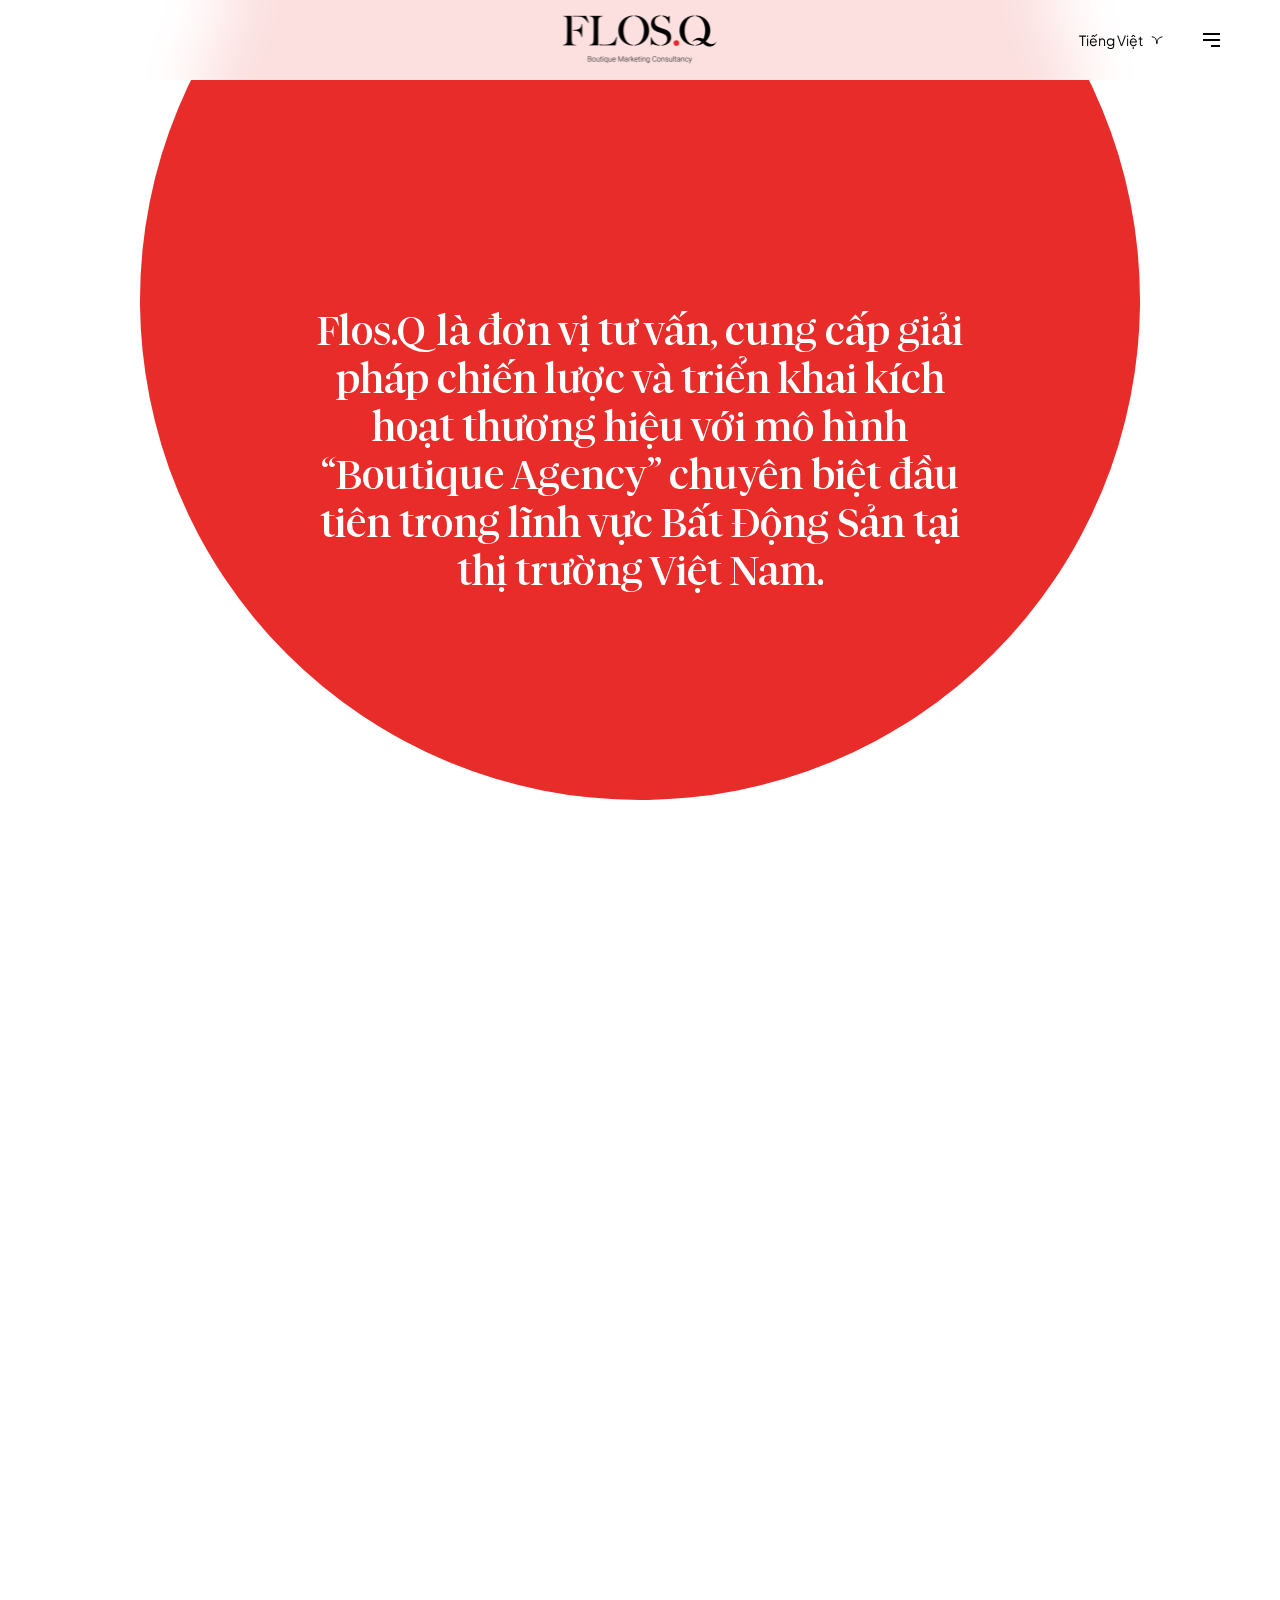
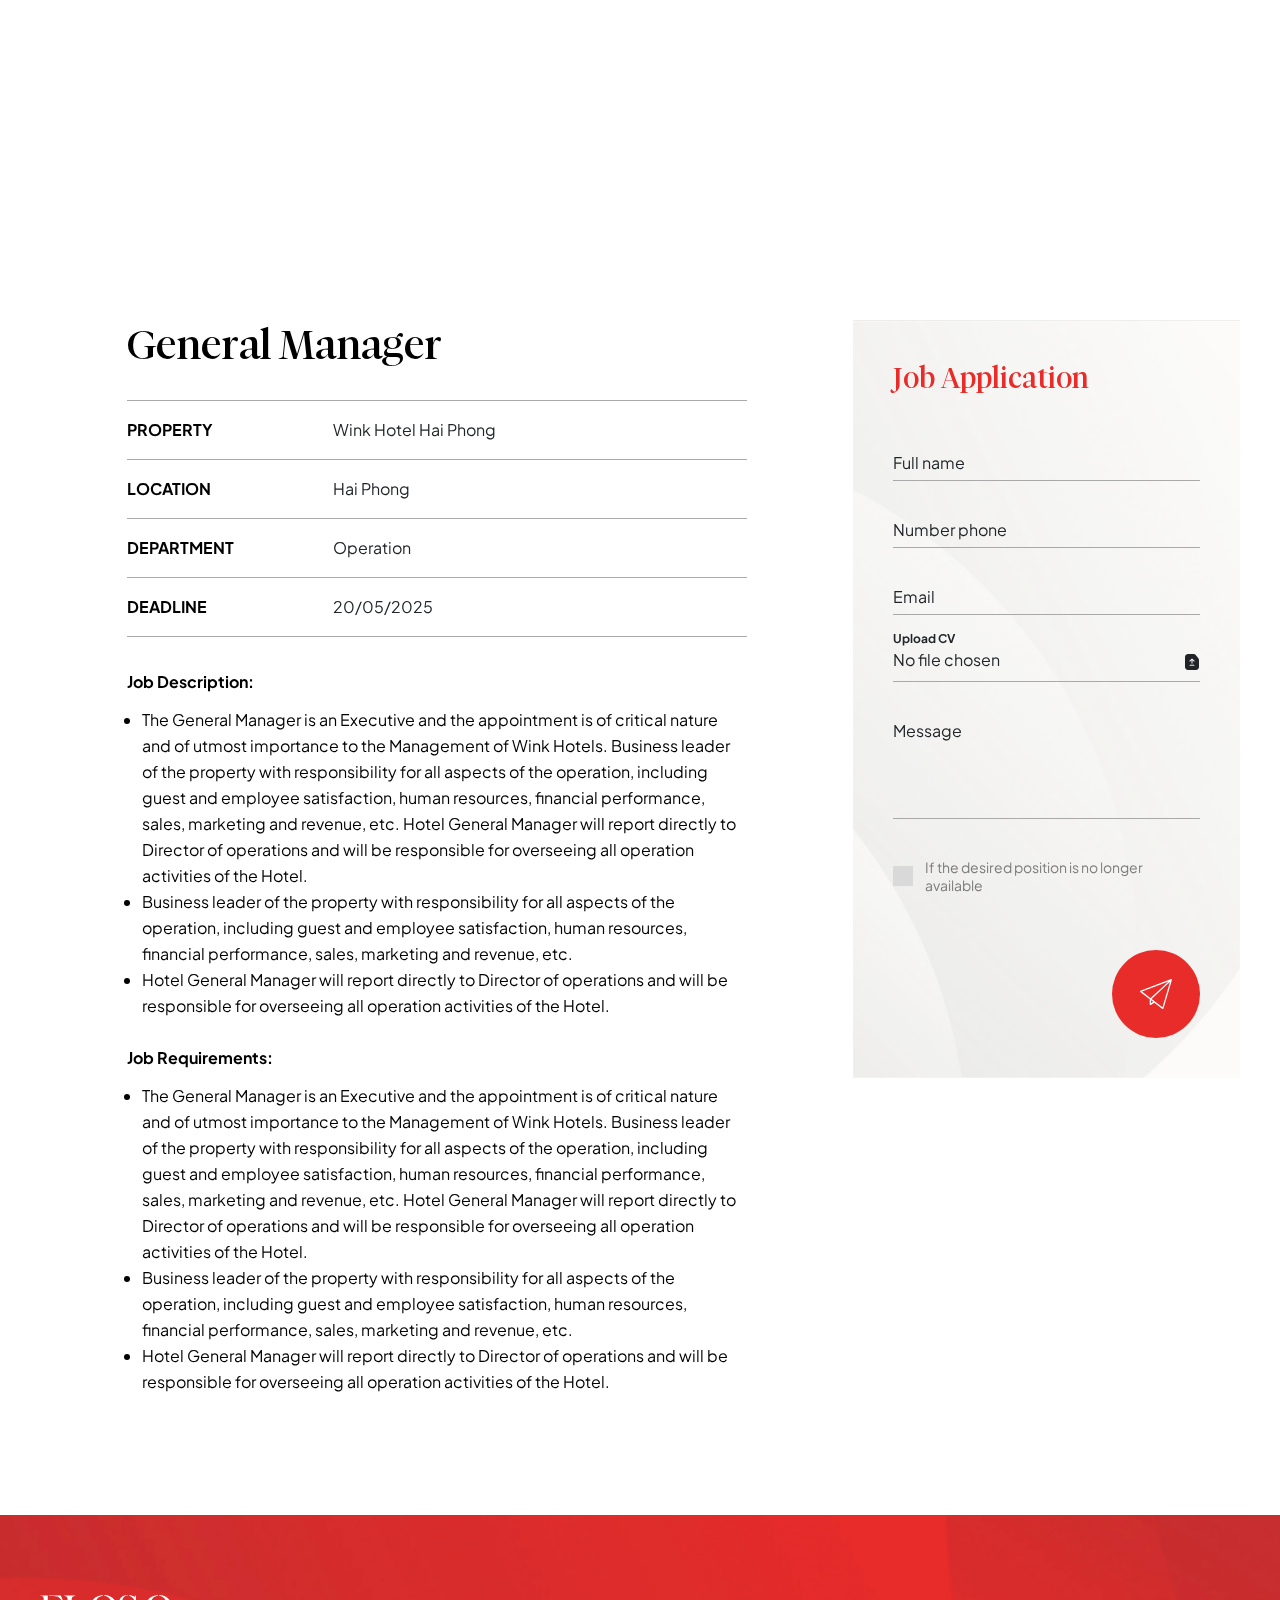
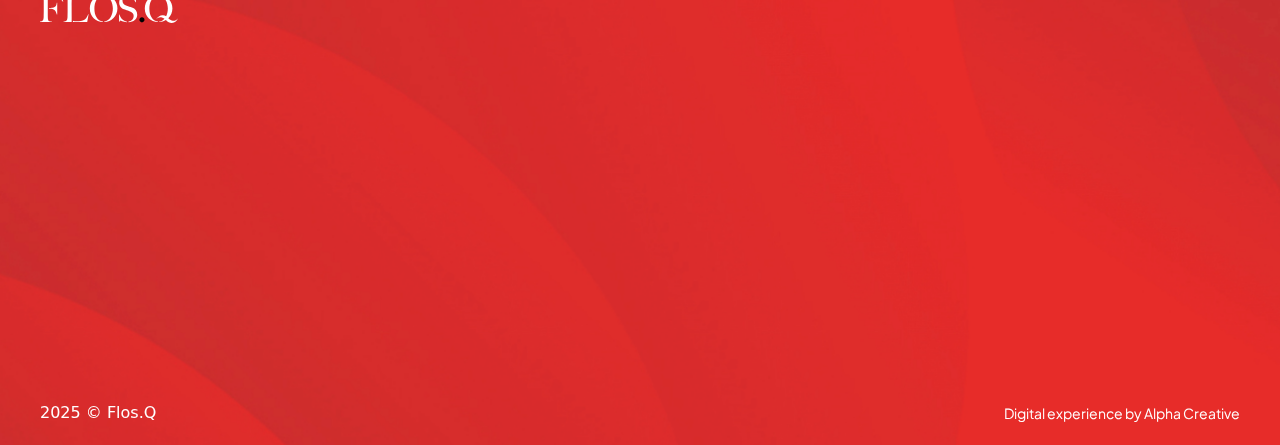
<file: career-detail.html>
<!DOCTYPE html>
<html lang="en">
  <head>
    <meta charset="UTF-8" />
    <meta name="viewport" content="width=device-width, initial-scale=1.0" />
    <title>Flos.Q</title>
    <!-- import favicon -->
    <link
      id="favicon"
      rel="icon"
      type="image/x-icon"
      href="./assets/images/utilize/favicon_red.svg"
    />
    <!-- meta -->
    <meta property="og:url" content="" />
    <meta property="og:type" content="website" />
    <meta property="og:title" content="" />
    <meta property="og:description" content="" />
    <meta property="og:image" content="" />
    <!-- end meta -->
    <link rel="stylesheet" href="./assets/libs/bootstrap.min.css" />
    <link rel="stylesheet" href="./assets/libs/splitting.min.css" />
    <link rel="stylesheet" href="./assets/libs/lenis.css" />
    <!-- link font  -->
    <link rel="stylesheet" href="./assets/font/Plus-Jakarta/stylesheet.css" />
    <link
      rel="stylesheet"
      href="./assets/font/RB-Vitruv-Display/stylesheet.css"
    />
    <!-- end link font  -->

    <!-- link custom css page -->
    <link rel="stylesheet" href="./assets/styles/style.css" />
    <!-- end link custom css page -->
  </head>
  <body>
    <!-- magic cursor -->
    <div class="magic-cursor">
      <div class="cursor">
        <div class="text"></div>
      </div>
    </div>
    <!-- end magic cursor -->
    <!-- loading -->
    <div class="loading position-fixed top-0 lef-0 w-100 h-100 d-none">
      <div
        class="loading-inner d-flex justify-content-center align-items-center w-100 h-100"
      >
        <div class="dots top-left"></div>
        <div class="dots bottom-left"></div>
        <div class="dots right-left"></div>
        <div class="dots bottom-right"></div>
        <div class="loading-image">
          <img src="./assets/images/utilize/logo_v2.svg" alt="" />
        </div>
        <div class="loading-overlay"></div>
        <div class="loading-overlay-white"></div>
      </div>
    </div>
    <!-- end loading -->
    <!-- layout -->
    <header class="header">
      <div class="container-fluid p-0">
        <div class="header__container">
          <div class="header__left"></div>
          <div
            class="header__logo d-flex align-items-center justify-content-center"
          >
            <a href="" class="logo-group">
              <img src="./assets/images/utilize/logo_full.svg" alt="" />
              <img src="./assets/images/utilize/logo_scroll.svg" alt="" />
            </a>
          </div>
          <div
            class="header__right d-flex align-items-center gap-big justify-content-end"
          >
            <div class="header__lang d-lg-flex align-items-center d-none">
              <div class="header__btn-language dropdown-custom">
                <div
                  class="language__head dropdown-custom__btn d-flex align-items-center gap-small justify-content-between"
                >
                  <div
                    class="value-select color-black b2-font dropdown-custom__text"
                  >
                    Tiếng Việt
                  </div>
                  <img src="./assets/images/utilize/ic_arrow.svg" alt="" />
                </div>
                <div class="language__body dropdown-custom__menu">
                  <a
                    class="dropdown-custom__item language__item color-black b2-font"
                  >
                    English
                  </a>
                </div>
              </div>
            </div>
            <div class="header__menu">
              <div class="header__menu--icon btnOpen">
                <img src="./assets/images/utilize/ic_menu.svg" alt="" />
              </div>
            </div>
          </div>
        </div>
        <div class="header__menu--sub">
          <div class="menu__sub--container">
            <div
              class="d-flex justify-content-between w-100 justify-content-lg-end"
            >
              <div
                class="header__lang d-lg-flex align-items-center d-block d-lg-none"
              >
                <div class="header__btn-language dropdown-custom">
                  <div
                    class="language__head dropdown-custom__btn d-flex align-items-center gap-small justify-content-between"
                  >
                    <div
                      class="value-select color-white b2-font dropdown-custom__text"
                    >
                      Tiếng Việt
                    </div>
                    <img
                      src="./assets/images/utilize/ic_arrow_white.svg"
                      alt=""
                    />
                  </div>
                  <div class="language__body dropdown-custom__menu">
                    <a
                      class="dropdown-custom__item language__item color-white b2-font"
                    >
                      English
                    </a>
                  </div>
                </div>
              </div>
              <div class="menu__close btnClose">
                <img src="./assets/images/utilize/ic_close.svg" alt="" />
              </div>
            </div>
            <div class="menu__container">
              <div class="menu__sub">
                <ul>
                  <li>
                    <a href="./index.html" class="h3-font color-white a-line"
                      >Trang chủ</a
                    >
                  </li>
                  <li>
                    <a href="./about.html" class="h3-font color-white a-line"
                      >Flos.Q</a
                    >
                  </li>
                  <li>
                    <a href="./projects.html" class="h3-font color-white a-line"
                      >Dự án</a
                    >
                  </li>
                  <li>
                    <a href="./contact.html" class="h3-font color-white a-line"
                      >Liên hệ</a
                    >
                  </li>
                </ul>
              </div>
              <div class="menu__social">
                <ul>
                  <li>
                    <a href="" class="b2-bold-font color-white a-line"
                      >Facebook</a
                    >
                  </li>
                  <li>
                    <a href="" class="b2-bold-font color-white a-line"
                      >Linkdln</a
                    >
                  </li>
                  <li>
                    <a href="" class="b2-bold-font color-white a-line"
                      >Behance</a
                    >
                  </li>
                  <li>
                    <a href="" class="b2-bold-font color-white a-line">
                      Instagram
                    </a>
                  </li>
                </ul>
              </div>
            </div>
          </div>
        </div>
      </div>
    </header>

    <main>
      <section class="hero d-flex align-items-center justify-content-center">
        <div class="container-fluid p-0 h-100">
          <div class="hero__ball">
            <div class="ball"></div>
          </div>
          <div class="row g-0 h-100">
            <div class="col-lg-8 offset-lg-2 h-100">
              <div class="hero__content">
                <div class="hero__content--one h2-font color-white">
                  Flos.Q là đơn vị tư vấn, cung cấp giải pháp chiến lược và
                  triển khai kích hoạt thương hiệu với mô hình “Boutique Agency”
                  chuyên biệt đầu tiên trong lĩnh vực Bất Động Sản tại thị
                  trường Việt Nam.
                </div>
                <div class="hero__content--two h2-font color-black">
                  Flos.Q đồng hành cùng các Chủ Đầu Tư, Nhà Phát Triển BĐS giúp
                  mỗi dự án trở nên nổi bật với câu chuyện và giá trị kiến tạo
                  của riêng mình.
                </div>
              </div>
            </div>
          </div>
        </div>
      </section>

      <!-- Fake scroll -->

      <section class="career-content-sec contact-sec">
        <div class="container-fluid p-0">
          <div class="row g-0">
            <div class="col-lg-6 offset-lg-1">
              <div class="career-box">
                <h2 class="h2-font color-black title">General Manager</h2>
                <div class="career-table">
                  <ul>
                    <li>
                      <div class="item">
                        <div class="tag-font color-black">PROPERTY</div>
                        <div class="desc b1-font">Wink Hotel Hai Phong</div>
                      </div>
                    </li>
                    <li>
                      <div class="item">
                        <div class="tag-font color-black">LOCATION</div>
                        <div class="desc b1-font">Hai Phong</div>
                      </div>
                    </li>
                    <li>
                      <div class="item">
                        <div class="tag-font color-black">DEPARTMENT</div>
                        <div class="desc b1-font">Operation</div>
                      </div>
                    </li>
                    <li>
                      <div class="item">
                        <div class="tag-font color-black">DEADLINE</div>
                        <div class="desc b1-font">20/05/2025</div>
                      </div>
                    </li>
                  </ul>
                </div>
                <div class="career-desc b1-font color-black">
                  <p class="tag-font">Job Description:</p>
                  <ul class="b1-font color-black">
                    <li>
                      <p>
                        The General Manager is an Executive and the appointment
                        is of critical nature and of utmost importance to the
                        Management of Wink Hotels. Business leader of the
                        property with responsibility for all aspects of the
                        operation, including guest and employee satisfaction,
                        human resources, financial performance, sales, marketing
                        and revenue, etc. Hotel General Manager will report
                        directly to Director of operations and will be
                        responsible for overseeing all operation activities of
                        the Hotel.
                      </p>
                    </li>
                    <li>
                      <p>
                        Business leader of the property with responsibility for
                        all aspects of the operation, including guest and
                        employee satisfaction, human resources, financial
                        performance, sales, marketing and revenue, etc.
                      </p>
                    </li>
                    <li>
                      <p>
                        Hotel General Manager will report directly to Director
                        of operations and will be responsible for overseeing all
                        operation activities of the Hotel.
                      </p>
                    </li>
                  </ul>
                  <br />
                  <p class="tag-font">Job Requirements:</p>
                  <ul class="b1-font color-black">
                    <li>
                      <p>
                        The General Manager is an Executive and the appointment
                        is of critical nature and of utmost importance to the
                        Management of Wink Hotels. Business leader of the
                        property with responsibility for all aspects of the
                        operation, including guest and employee satisfaction,
                        human resources, financial performance, sales, marketing
                        and revenue, etc. Hotel General Manager will report
                        directly to Director of operations and will be
                        responsible for overseeing all operation activities of
                        the Hotel.
                      </p>
                    </li>
                    <li>
                      <p>
                        Business leader of the property with responsibility for
                        all aspects of the operation, including guest and
                        employee satisfaction, human resources, financial
                        performance, sales, marketing and revenue, etc.
                      </p>
                    </li>
                    <li>
                      <p>
                        Hotel General Manager will report directly to Director
                        of operations and will be responsible for overseeing all
                        operation activities of the Hotel.
                      </p>
                    </li>
                  </ul>
                </div>
              </div>
            </div>
            <div class="col-lg-4 offset-lg-1">
              <div class="contact__form career-sec">
                <h3 class="h3-font color-primary">Job Application</h3>

                <form action="">
                  <div class="box">
                    <div class="group">
                      <input
                        type="text"
                        class="form-input b1-font"
                        placeholder=" "
                      />
                      <label
                        for="name"
                        class="form-label b1-font color-black-50"
                        >Full name</label
                      >
                    </div>

                    <div class="group">
                      <input
                        type="text"
                        class="form-input b1-font"
                        placeholder=" "
                      />
                      <label
                        for="name"
                        class="form-label b1-font color-black-50"
                        >Number phone</label
                      >
                    </div>
                    <div class="group">
                      <input
                        type="text"
                        class="form-input b1-font"
                        placeholder=" "
                      />
                      <label
                        for="name"
                        class="form-label b1-font color-black-50"
                        >Email</label
                      >
                    </div>
                    <div class="group up-file">
                      <input
                        class="form-input b1-font custom-file-input"
                        type="file"
                        text-input="Select file"
                        max-file-size="1024"
                        accept="application/pdf"
                        id="pdfInput"
                        onchange="handleFilePDFSelect(event, 'pdfInfo')"
                        placeholder=" "
                      />

                      <label
                        for="name"
                        class="form-label b1-font color-black-50 form-label-file"
                        >Upload CV</label
                      >
                      <div class="file-info error" id="pdfInfo"></div>
                      <div class="icon">
                        <img
                          src="./assets/images/utilize/ic_upload.svg"
                          alt=""
                        />
                      </div>
                    </div>
                    <div class="group">
                      <textarea
                        type="text"
                        class="form-input b1-font"
                        placeholder=" "
                        rows="4"
                      ></textarea>
                      <label
                        for="name"
                        class="form-label b1-font color-black-50"
                        >Message</label
                      >
                    </div>
                    <div class="checkbox">
                      <div class="ic-check">
                        <input type="checkbox" name="checklist" />
                        <span class="check-mark"></span>
                      </div>
                      <label for="checklist" class="b2-font">
                        If the desired position is no longer available</label
                      >
                    </div>
                    <div class="deals__view d-flex justify-content-end">
                      <button type="submit" data-cursor-text="Gửi">
                        <svg
                          width="32"
                          height="32"
                          viewBox="0 0 32 32"
                          fill="none"
                          xmlns="http://www.w3.org/2000/svg"
                        >
                          <g clip-path="url(#clip0_292_260)">
                            <path
                              d="M31.7903 1.1522C31.6072 0.983196 31.3445 0.932821 31.1137 1.02188L0.419659 12.777C0.198346 12.8618 0.0405339 13.0592 0.00672137 13.2935C-0.0270911 13.5279 0.0682839 13.762 0.256409 13.9058L9.76435 21.2024C9.7641 21.2097 9.72841 21.2164 9.72841 21.2238V26.4483C9.72841 26.689 9.89485 26.9104 10.1072 27.0241C10.2035 27.0758 10.3266 27.1014 10.4322 27.1014C10.5588 27.1014 10.6935 27.0643 10.8028 26.9916L14.3103 24.6562L22.4584 30.8855C22.5739 30.9738 22.7146 31.0198 22.8562 31.0198C22.9242 31.0198 22.9928 31.0093 23.0592 30.9876C23.2636 30.9209 23.4224 30.7581 23.4833 30.5517L31.9732 1.81676C32.0436 1.57857 31.9727 1.32088 31.7903 1.1522ZM10.6566 20.0934C10.6325 20.1159 10.6128 20.1411 10.5929 20.1661L1.97866 13.5786L28.5328 3.40895L10.6566 20.0934ZM11.0345 25.2279V22.1996L13.1502 23.8175L11.0345 25.2279ZM22.4997 29.2713L14.8978 23.458C14.8189 23.3474 14.7119 23.2687 14.5927 23.2247L11.637 20.9645L30.0245 3.80288L22.4997 29.2713Z"
                              fill="white"
                            />
                          </g>
                          <defs>
                            <clipPath id="clip0_292_260">
                              <rect width="32" height="32" fill="white" />
                            </clipPath>
                          </defs>
                        </svg>
                      </button>
                    </div>
                  </div>
                </form>
              </div>
            </div>
          </div>
        </div>
      </section>
    </main>
    <footer>
      <div class="container-fluid p-0">
        <div class="footer-wrapper">
          <div class="footer-top">
            <div class="footer-top__logo">
              <a href="#">
                <img src="./assets/images/utilize/footer_logo.svg" alt="" />
              </a>
            </div>
            <div class="footer-top__menu">
              <div class="menu">
                <div class="menu-item">
                  <p class="b1-font color-white" data-fade-in>Social</p>
                  <ul>
                    <li data-fade-in>
                      <a href="#" class="a-line tag-font color-white"
                        >Behance</a
                      >
                    </li>
                    <li data-fade-in>
                      <a href="#" class="a-line tag-font color-white"
                        >Facebook</a
                      >
                    </li>
                    <li data-fade-in>
                      <a href="#" class="a-line tag-font color-white"
                        >Linked In</a
                      >
                    </li>
                    <li data-fade-in>
                      <a href="#" class="a-line tag-font color-white"
                        >Instagram</a
                      >
                    </li>
                  </ul>
                </div>
              </div>
              <div class="menu">
                <div class="menu-item">
                  <p class="b1-font color-white" data-fade-in>Email</p>
                  <ul>
                    <li data-fade-in>
                      <a
                        href="mailto:email@flosq.com"
                        class="a-line tag-font color-white"
                        >email@flosq.com</a
                      >
                    </li>
                  </ul>
                </div>
                <div class="menu-item">
                  <p class="b1-font color-white" data-fade-in>Điện thoại</p>
                  <ul>
                    <li data-fade-in>
                      <a
                        href="+tel:+84704582758"
                        class="a-line tag-font color-white"
                        >+84 704 58 27 58</a
                      >
                    </li>
                  </ul>
                </div>
                <div class="menu-item">
                  <p class="b1-font color-white" data-fade-in>Địa chỉ</p>
                  <ul>
                    <li data-fade-in>
                      <p class="tag-font color-white">
                        Tầng 3, 1 Bis Phạm Ngọc Thạch, Phường Bến Nghé, Quận 1,
                        Thành phố Hồ Chí Minh
                      </p>
                    </li>
                  </ul>
                </div>
              </div>
            </div>
          </div>
          <div class="footer-center" data-fade-in>
            <img src="./assets/images/notutilize/text-footer.svg" alt="" />
          </div>
          <div class="footer-bottom">
            <p class="copyright">2025 © Flos.Q</p>
            <a
              href="https://alphacreative.vn/"
              class="alpha-link b2-font color-white a-line"
              >Digital experience by Alpha Creative</a
            >
          </div>
        </div>
      </div>
    </footer>
    <!-- end layout -->

    <script src="./assets/libs/jquery-3.7.1.js"></script>
    <script src="./assets/libs/lenis.min.js"></script>
    <script src="./assets/libs/gsap.min.js"></script>
    <script src="./assets/libs/ScrollTrigger.min.js"></script>
    <script src="./assets/libs/splitType.min.js"></script>
    <script src="./assets/libs/splitting.min.js"></script>
    <script src="./assets/libs/bootstrap.bundle.min.js"></script>
    <script src="./assets/libs/MotionPathPlugin.min.js"></script>
    <script src="./assets/libs/imagesloaded.pkgd.min.js"></script>
    <!-- import custom js -->
    <script type="module" src="./assets/js/script.js"></script>
    <!-- end import custom js -->
  </body>
</html>
</file>
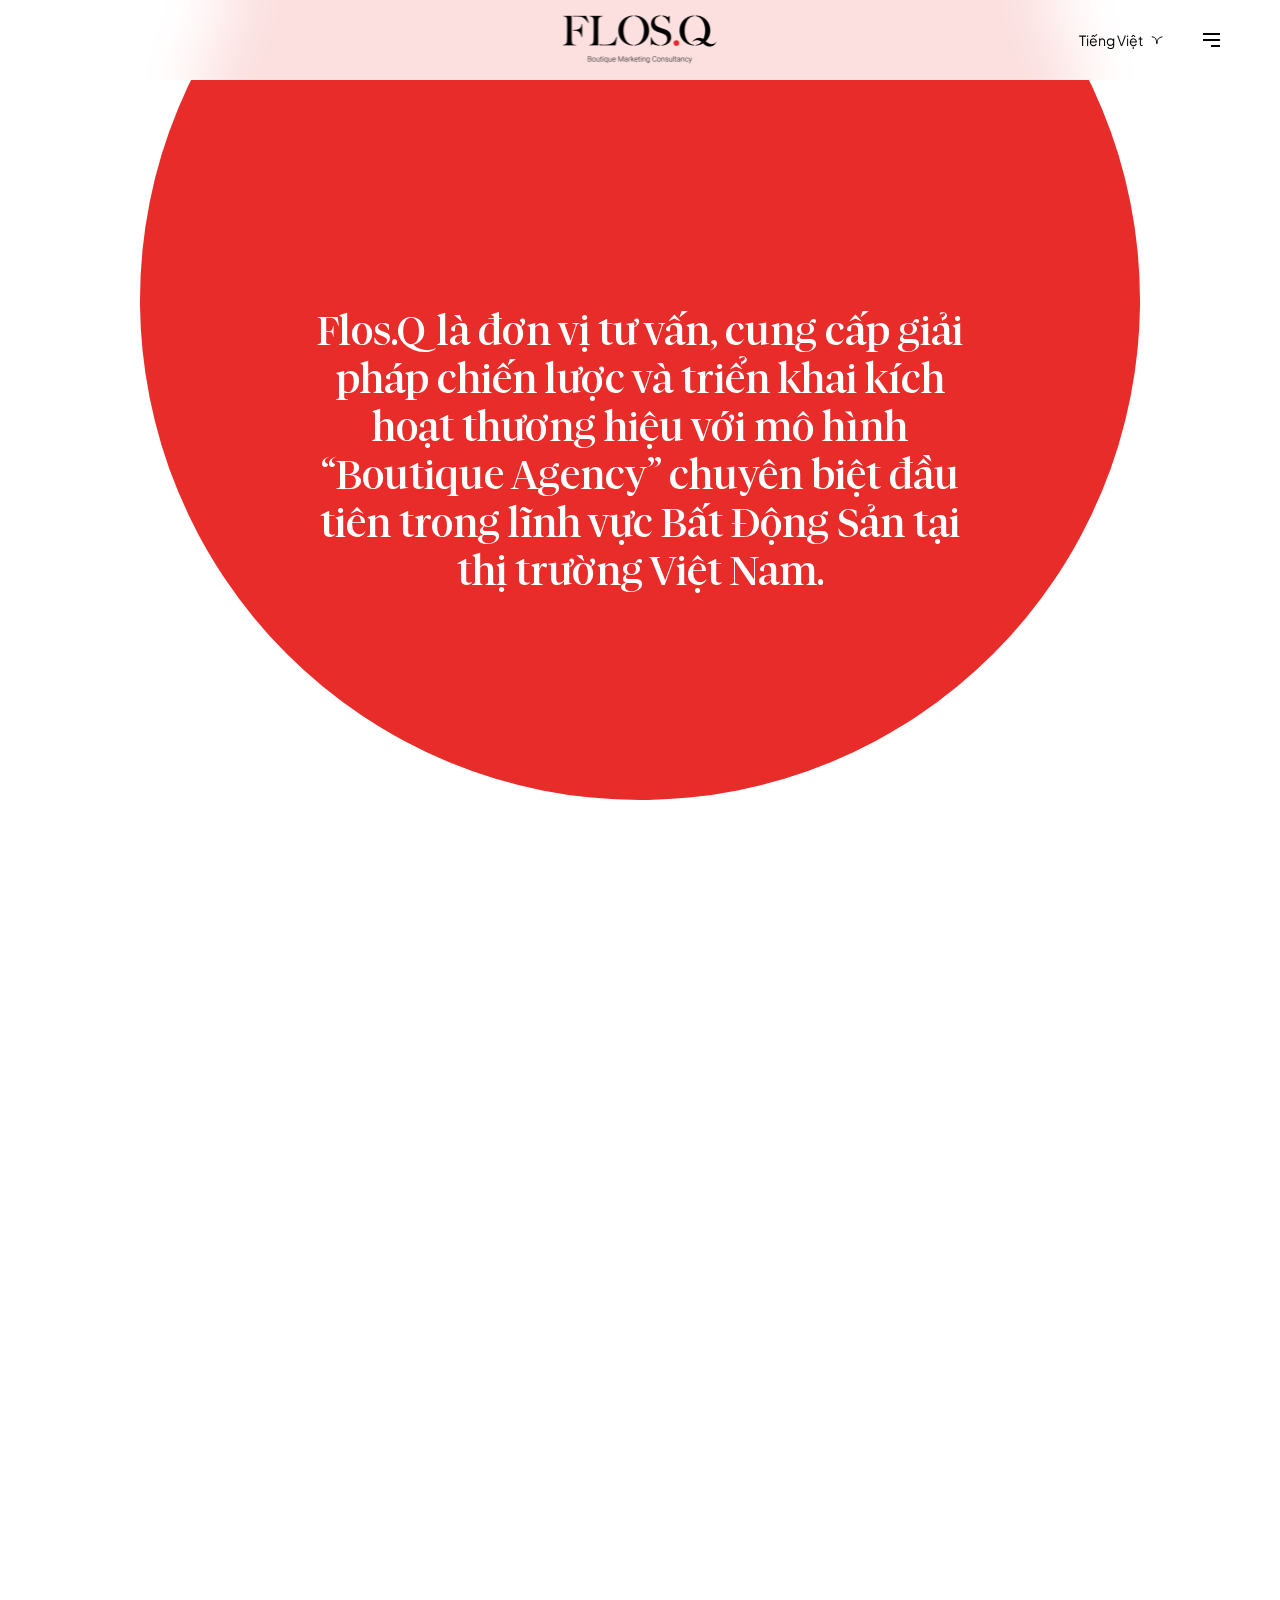
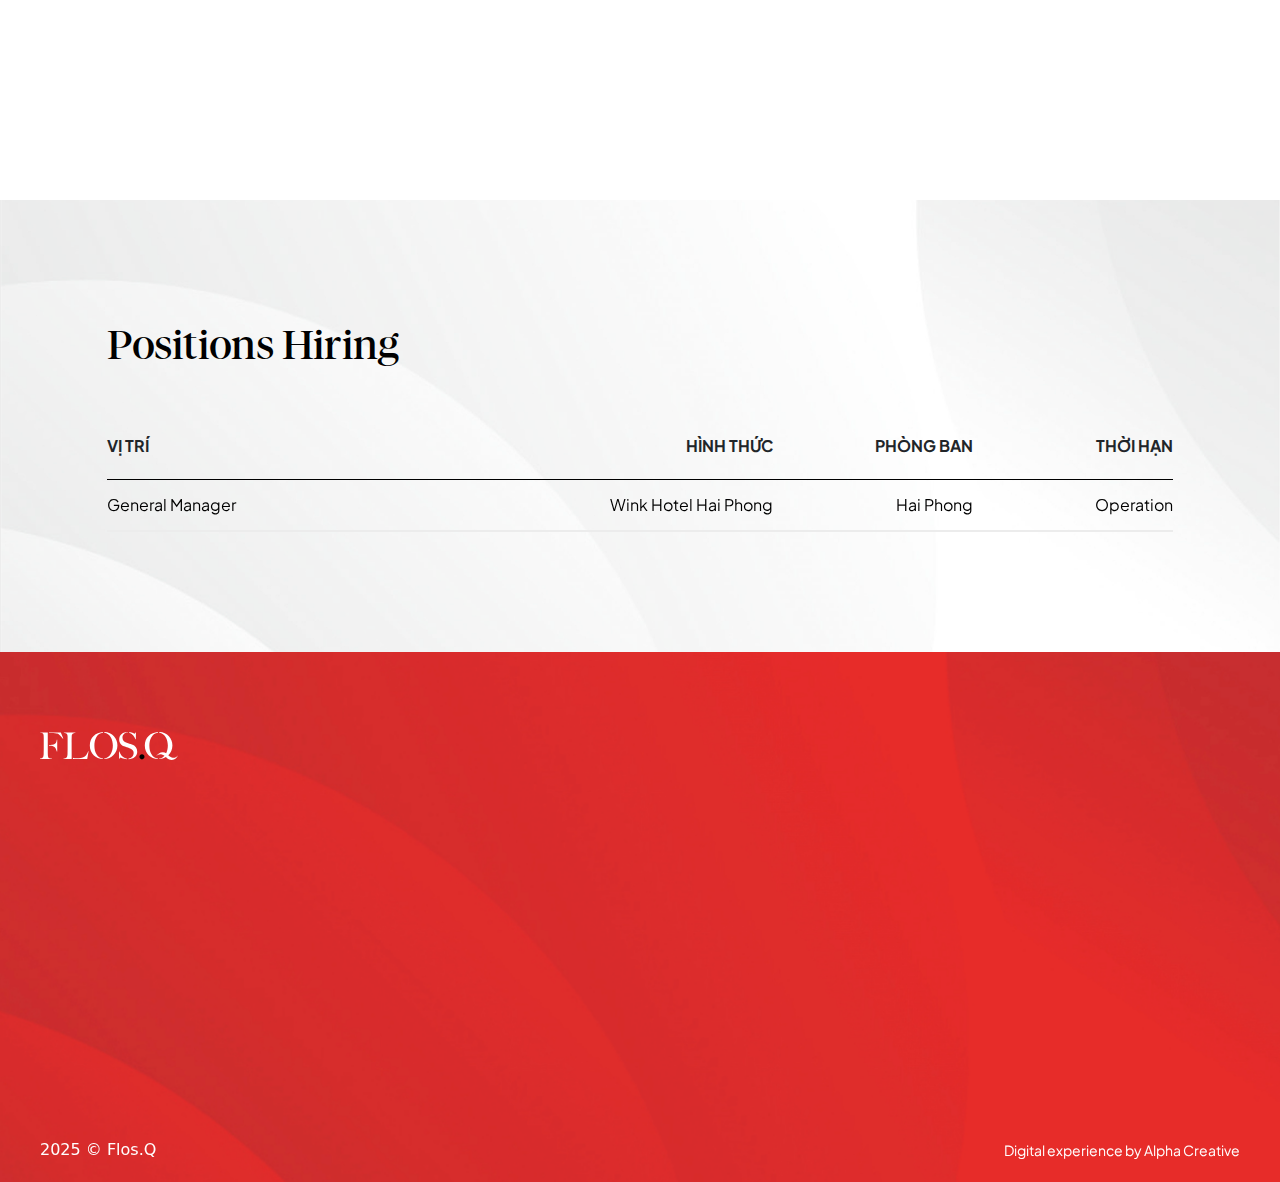
<file: career.html>
<!DOCTYPE html>
<html lang="en">
  <head>
    <meta charset="UTF-8" />
    <meta name="viewport" content="width=device-width, initial-scale=1.0" />
    <title>Flos.Q</title>
    <!-- import favicon -->
    <link
      id="favicon"
      rel="icon"
      type="image/x-icon"
      href="./assets/images/utilize/favicon_red.svg"
    />
    <!-- meta -->
    <meta property="og:url" content="" />
    <meta property="og:type" content="website" />
    <meta property="og:title" content="" />
    <meta property="og:description" content="" />
    <meta property="og:image" content="" />
    <!-- end meta -->
    <link rel="stylesheet" href="./assets/libs/bootstrap.min.css" />
    <link rel="stylesheet" href="./assets/libs/splitting.min.css" />
    <link rel="stylesheet" href="./assets/libs/lenis.css" />
    <!-- link font  -->
    <link rel="stylesheet" href="./assets/font/Plus-Jakarta/stylesheet.css" />
    <link
      rel="stylesheet"
      href="./assets/font/RB-Vitruv-Display/stylesheet.css"
    />
    <!-- end link font  -->

    <!-- link custom css page -->
    <link rel="stylesheet" href="./assets/styles/style.css" />
    <!-- end link custom css page -->
  </head>
  <body>
    <!-- magic cursor -->
    <div class="magic-cursor">
      <div class="cursor">
        <div class="text"></div>
      </div>
    </div>
    <!-- end magic cursor -->
    <!-- loading -->
    <div class="loading position-fixed top-0 lef-0 w-100 h-100 d-none">
      <div
        class="loading-inner d-flex justify-content-center align-items-center w-100 h-100"
      >
        <div class="dots top-left"></div>
        <div class="dots bottom-left"></div>
        <div class="dots right-left"></div>
        <div class="dots bottom-right"></div>
        <div class="loading-image">
          <img src="./assets/images/utilize/logo_v2.svg" alt="" />
        </div>
        <div class="loading-overlay"></div>
        <div class="loading-overlay-white"></div>
      </div>
    </div>
    <!-- end loading -->
    <!-- layout -->
    <header class="header">
      <div class="container-fluid p-0">
        <div class="header__container">
          <div class="header__left"></div>
          <div
            class="header__logo d-flex align-items-center justify-content-center"
          >
            <a href="" class="logo-group">
              <img src="./assets/images/utilize/logo_full.svg" alt="" />
              <img src="./assets/images/utilize/logo_scroll.svg" alt="" />
            </a>
          </div>
          <div
            class="header__right d-flex align-items-center gap-big justify-content-end"
          >
            <div class="header__lang d-lg-flex align-items-center d-none">
              <div class="header__btn-language dropdown-custom">
                <div
                  class="language__head dropdown-custom__btn d-flex align-items-center gap-small justify-content-between"
                >
                  <div
                    class="value-select color-black b2-font dropdown-custom__text"
                  >
                    Tiếng Việt
                  </div>
                  <img src="./assets/images/utilize/ic_arrow.svg" alt="" />
                </div>
                <div class="language__body dropdown-custom__menu">
                  <a
                    class="dropdown-custom__item language__item color-black b2-font"
                  >
                    English
                  </a>
                </div>
              </div>
            </div>
            <div class="header__menu">
              <div class="header__menu--icon btnOpen">
                <img src="./assets/images/utilize/ic_menu.svg" alt="" />
              </div>
            </div>
          </div>
        </div>
        <div class="header__menu--sub">
          <div class="menu__sub--container">
            <div
              class="d-flex justify-content-between w-100 justify-content-lg-end"
            >
              <div
                class="header__lang d-lg-flex align-items-center d-block d-lg-none"
              >
                <div class="header__btn-language dropdown-custom">
                  <div
                    class="language__head dropdown-custom__btn d-flex align-items-center gap-small justify-content-between"
                  >
                    <div
                      class="value-select color-white b2-font dropdown-custom__text"
                    >
                      Tiếng Việt
                    </div>
                    <img
                      src="./assets/images/utilize/ic_arrow_white.svg"
                      alt=""
                    />
                  </div>
                  <div class="language__body dropdown-custom__menu">
                    <a
                      class="dropdown-custom__item language__item color-white b2-font"
                    >
                      English
                    </a>
                  </div>
                </div>
              </div>
              <div class="menu__close btnClose">
                <img src="./assets/images/utilize/ic_close.svg" alt="" />
              </div>
            </div>
            <div class="menu__container">
              <div class="menu__sub">
                <ul>
                  <li>
                    <a href="./index.html" class="h3-font color-white a-line"
                      >Trang chủ</a
                    >
                  </li>
                  <li>
                    <a href="./about.html" class="h3-font color-white a-line"
                      >Flos.Q</a
                    >
                  </li>
                  <li>
                    <a href="./projects.html" class="h3-font color-white a-line"
                      >Dự án</a
                    >
                  </li>
                  <li>
                    <a href="./contact.html" class="h3-font color-white a-line"
                      >Liên hệ</a
                    >
                  </li>
                </ul>
              </div>
              <div class="menu__social">
                <ul>
                  <li>
                    <a href="" class="b2-bold-font color-white a-line"
                      >Facebook</a
                    >
                  </li>
                  <li>
                    <a href="" class="b2-bold-font color-white a-line"
                      >Linkdln</a
                    >
                  </li>
                  <li>
                    <a href="" class="b2-bold-font color-white a-line"
                      >Behance</a
                    >
                  </li>
                  <li>
                    <a href="" class="b2-bold-font color-white a-line">
                      Instagram
                    </a>
                  </li>
                </ul>
              </div>
            </div>
          </div>
        </div>
      </div>
    </header>

    <main>
      <section class="hero d-flex align-items-center justify-content-center">
        <div class="container-fluid p-0 h-100">
          <div class="hero__ball">
            <div class="ball"></div>
          </div>
          <div class="row g-0 h-100">
            <div class="col-lg-8 offset-lg-2 h-100">
              <div class="hero__content">
                <div class="hero__content--one h2-font color-white">
                  Flos.Q là đơn vị tư vấn, cung cấp giải pháp chiến lược và
                  triển khai kích hoạt thương hiệu với mô hình “Boutique Agency”
                  chuyên biệt đầu tiên trong lĩnh vực Bất Động Sản tại thị
                  trường Việt Nam.
                </div>
                <div class="hero__content--two h2-font color-black">
                  Flos.Q đồng hành cùng các Chủ Đầu Tư, Nhà Phát Triển BĐS giúp
                  mỗi dự án trở nên nổi bật với câu chuyện và giá trị kiến tạo
                  của riêng mình.
                </div>
              </div>
            </div>
          </div>
        </div>
      </section>

      <!-- Fake scroll -->

      <section class="positions-hiring">
        <div class="container-fluid p-0">
          <div class="row g-0">
            <div class="col-md-10 offset-md-1">
              <div class="positions-hiring__container">
                <h2 class="h2-font color-black title">Positions Hiring</h2>
                <div class="position-list">
                  <div class="position-filters">
                    <div class="position-item">
                      <div class="position-item-sub tag-font text-uppercase">
                        VỊ TRÍ
                      </div>
                      <div class="position-item-sub tag-font text-uppercase">
                        HÌNH THỨC
                      </div>
                      <div class="position-item-sub tag-font text-uppercase">
                        PHÒNG BAN
                      </div>
                      <div class="position-item-sub tag-font text-uppercase">
                        THỜI HẠN
                      </div>
                    </div>
                  </div>
                  <div class="list">
                    <a
                      href="./career-detail.html"
                      target="_blank"
                      class="color-black position-link"
                    >
                      <div
                        class="position-item sub"
                        data-cursor-text="Chi tiết"
                      >
                        <div class="position-item-sub b1-font">
                          General Manager
                        </div>
                        <div class="position-item-sub b1-font">
                          Wink Hotel Hai Phong
                        </div>
                        <div class="position-item-sub b1-font">Hai Phong</div>
                        <div class="position-item-sub b1-font">Operation</div>
                      </div>
                    </a>
                  </div>
                </div>
              </div>
            </div>
          </div>
        </div>
      </section>
    </main>
    <footer>
      <div class="container-fluid p-0">
        <div class="footer-wrapper">
          <div class="footer-top">
            <div class="footer-top__logo">
              <a href="#">
                <img src="./assets/images/utilize/footer_logo.svg" alt="" />
              </a>
            </div>
            <div class="footer-top__menu">
              <div class="menu">
                <div class="menu-item">
                  <p class="b1-font color-white" data-fade-in>Social</p>
                  <ul>
                    <li data-fade-in>
                      <a href="#" class="a-line tag-font color-white"
                        >Behance</a
                      >
                    </li>
                    <li data-fade-in>
                      <a href="#" class="a-line tag-font color-white"
                        >Facebook</a
                      >
                    </li>
                    <li data-fade-in>
                      <a href="#" class="a-line tag-font color-white"
                        >Linked In</a
                      >
                    </li>
                    <li data-fade-in>
                      <a href="#" class="a-line tag-font color-white"
                        >Instagram</a
                      >
                    </li>
                  </ul>
                </div>
              </div>
              <div class="menu">
                <div class="menu-item">
                  <p class="b1-font color-white" data-fade-in>Email</p>
                  <ul>
                    <li data-fade-in>
                      <a
                        href="mailto:email@flosq.com"
                        class="a-line tag-font color-white"
                        >email@flosq.com</a
                      >
                    </li>
                  </ul>
                </div>
                <div class="menu-item">
                  <p class="b1-font color-white" data-fade-in>Điện thoại</p>
                  <ul>
                    <li data-fade-in>
                      <a
                        href="+tel:+84704582758"
                        class="a-line tag-font color-white"
                        >+84 704 58 27 58</a
                      >
                    </li>
                  </ul>
                </div>
                <div class="menu-item">
                  <p class="b1-font color-white" data-fade-in>Địa chỉ</p>
                  <ul>
                    <li data-fade-in>
                      <p class="tag-font color-white">
                        Tầng 3, 1 Bis Phạm Ngọc Thạch, Phường Bến Nghé, Quận 1,
                        Thành phố Hồ Chí Minh
                      </p>
                    </li>
                  </ul>
                </div>
              </div>
            </div>
          </div>
          <div class="footer-center" data-fade-in>
            <img src="./assets/images/notutilize/text-footer.svg" alt="" />
          </div>
          <div class="footer-bottom">
            <p class="copyright">2025 © Flos.Q</p>
            <a
              href="https://alphacreative.vn/"
              class="alpha-link b2-font color-white a-line"
              >Digital experience by Alpha Creative</a
            >
          </div>
        </div>
      </div>
    </footer>
    <!-- end layout -->

    <script src="./assets/libs/jquery-3.7.1.js"></script>
    <script src="./assets/libs/lenis.min.js"></script>
    <script src="./assets/libs/gsap.min.js"></script>
    <script src="./assets/libs/ScrollTrigger.min.js"></script>
    <script src="./assets/libs/splitType.min.js"></script>
    <script src="./assets/libs/splitting.min.js"></script>
    <script src="./assets/libs/bootstrap.bundle.min.js"></script>
    <script src="./assets/libs/MotionPathPlugin.min.js"></script>
    <script src="./assets/libs/imagesloaded.pkgd.min.js"></script>
    <!-- import custom js -->
    <script type="module" src="./assets/js/script.js"></script>
    <!-- end import custom js -->
  </body>
</html>
</file>
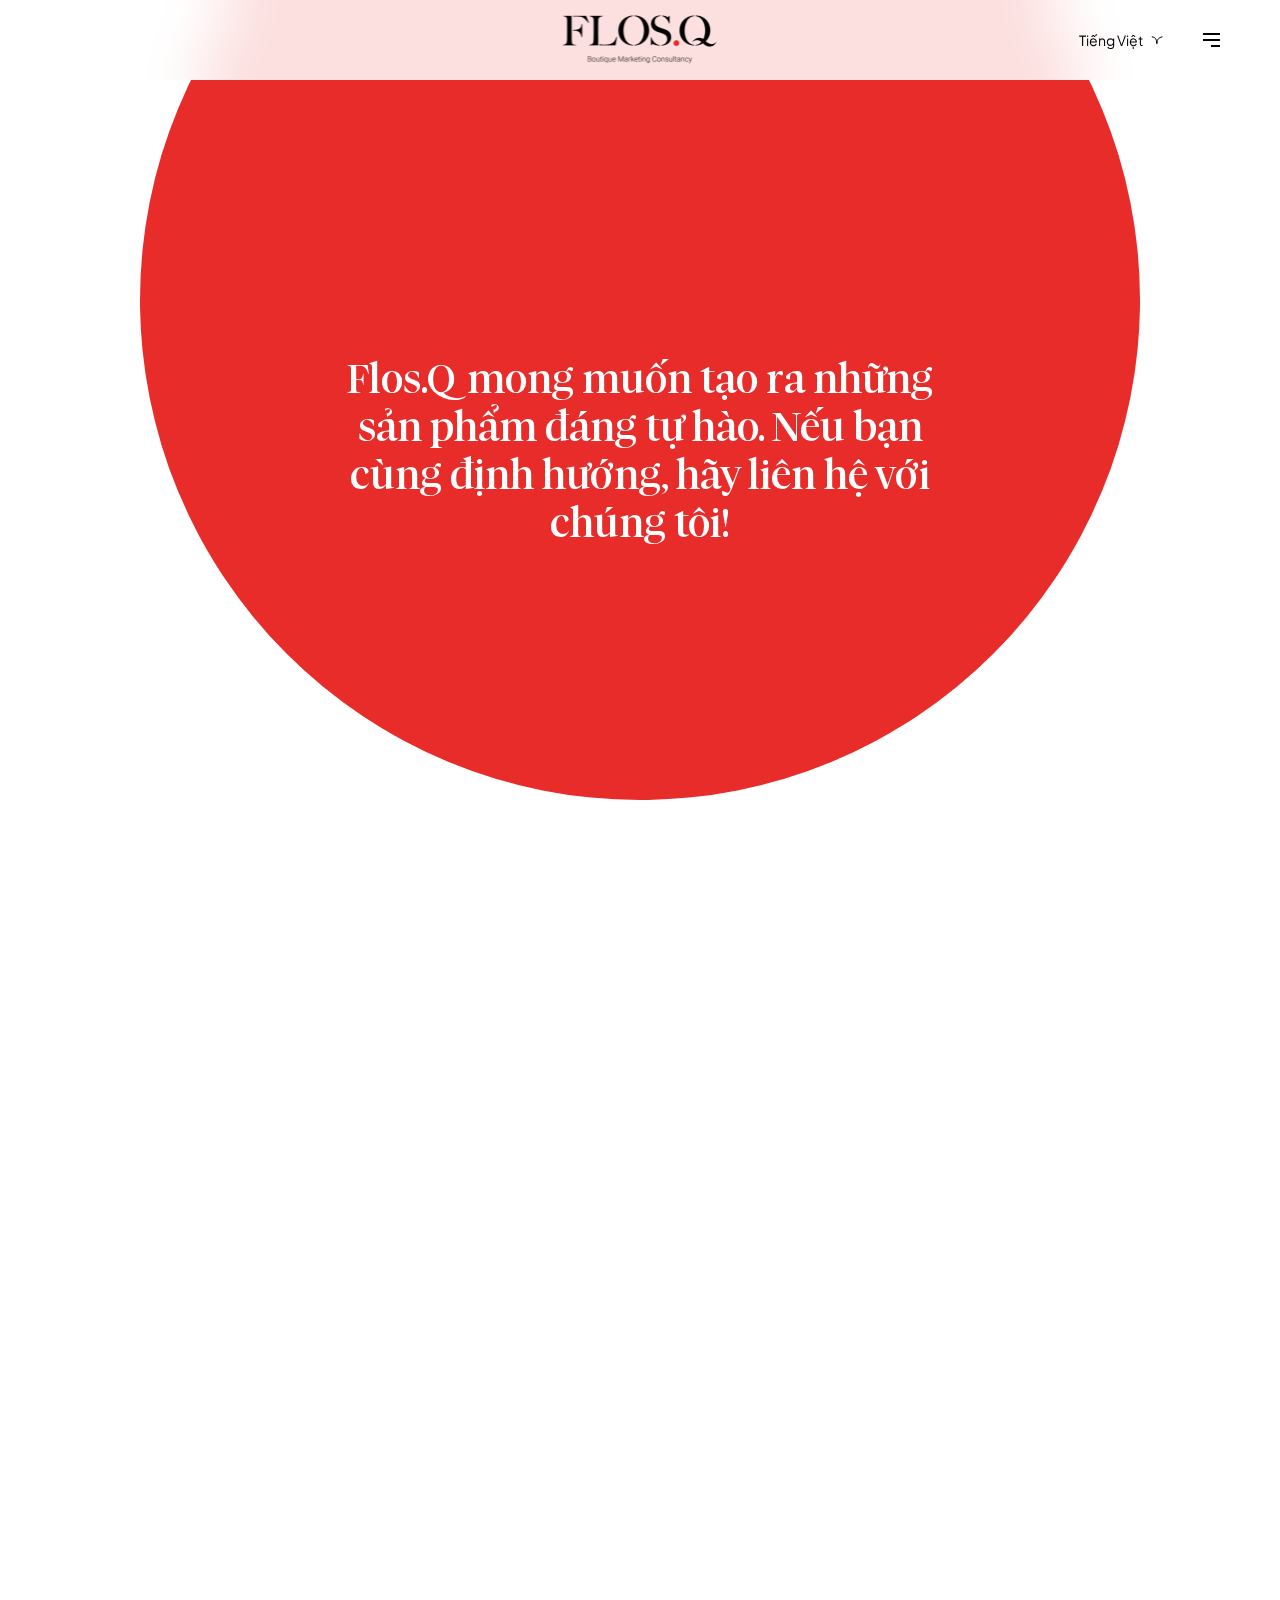
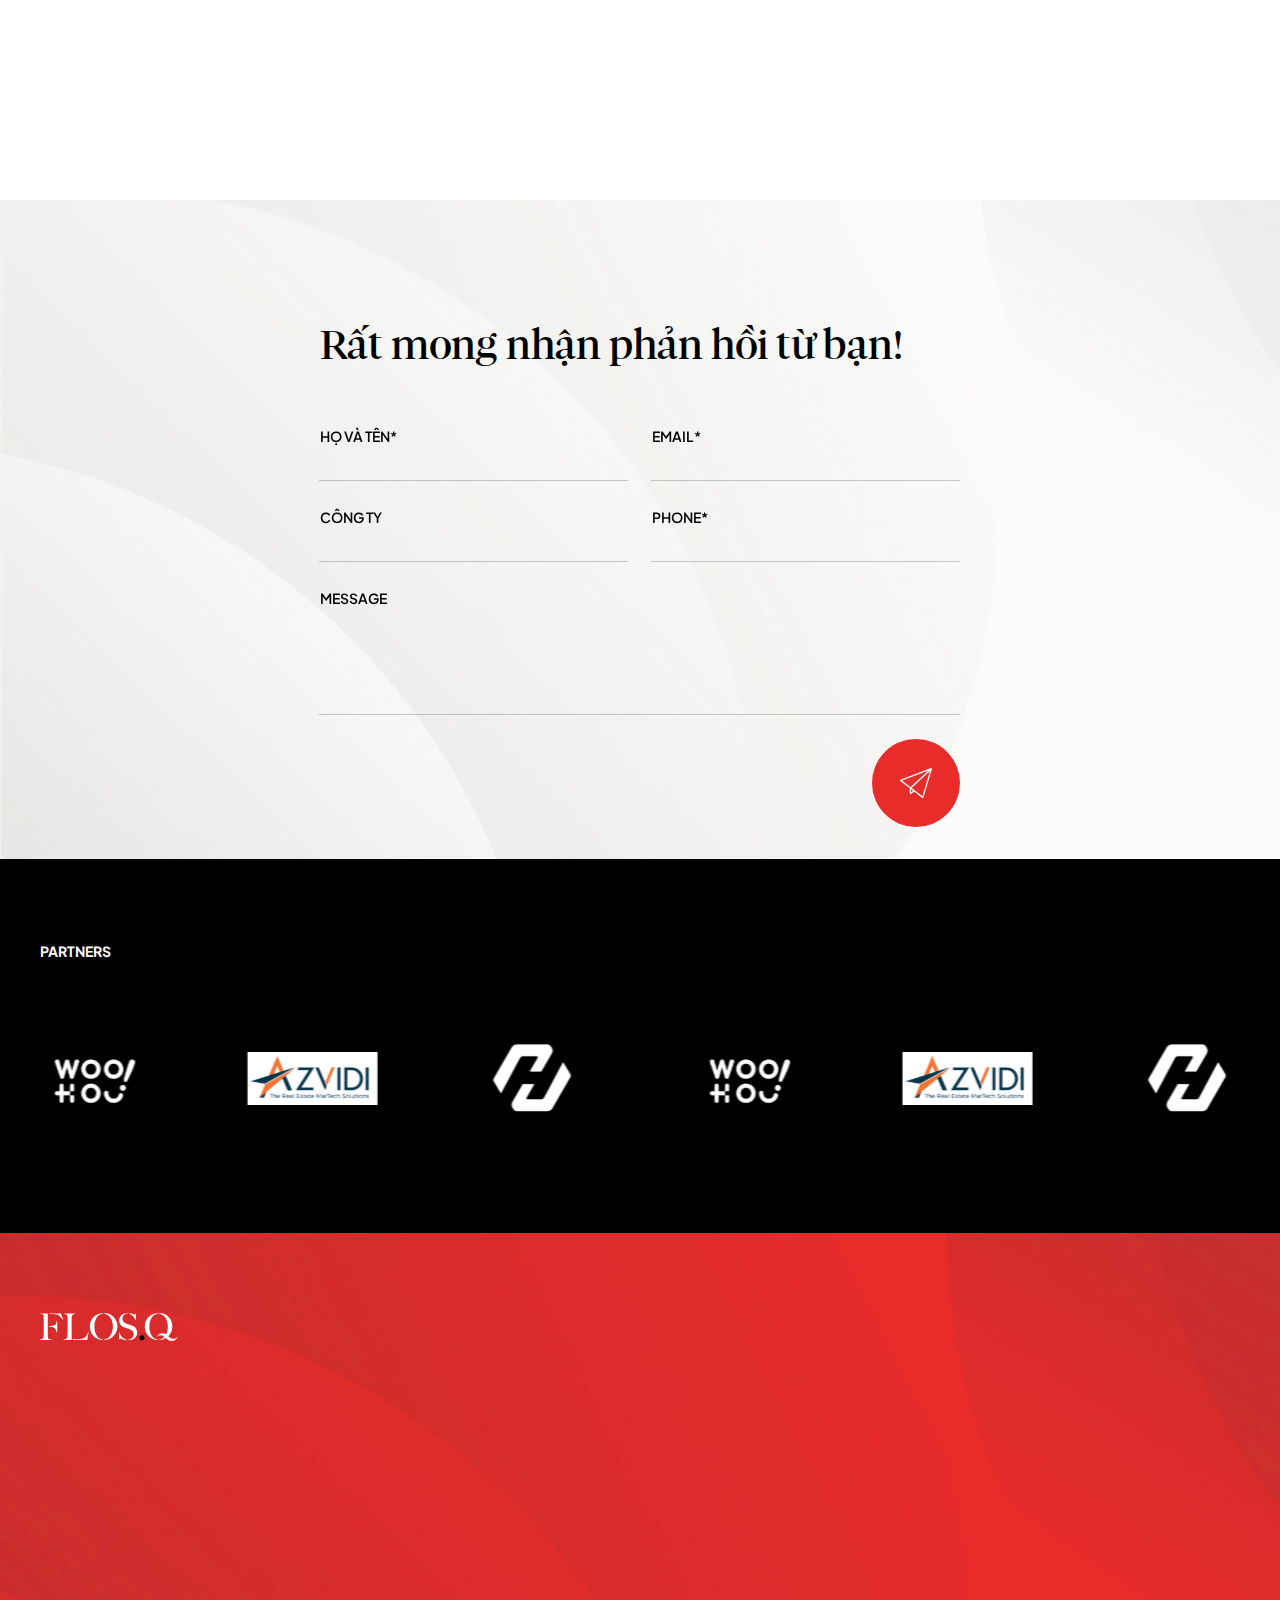
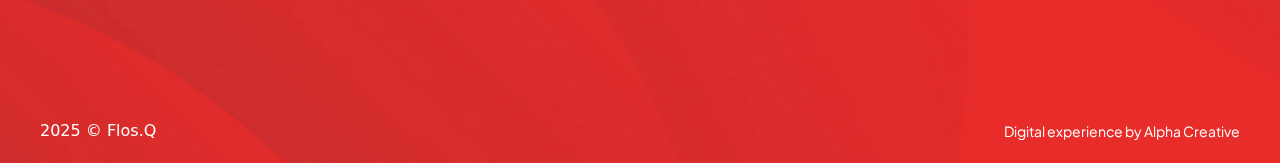
<file: contact.html>
<!DOCTYPE html>
<html lang="en">
  <head>
    <meta charset="UTF-8" />
    <meta name="viewport" content="width=device-width, initial-scale=1.0" />
    <title>Contact</title>
    <!-- import favicon -->
    <link
      id="favicon"
      rel="icon"
      type="image/x-icon"
      href="./assets/images/utilize/favicon_red.svg"
    />
    <!-- meta -->
    <meta property="og:url" content="" />
    <meta property="og:type" content="website" />
    <meta property="og:title" content="" />
    <meta property="og:description" content="" />
    <meta property="og:image" content="" />
    <!-- end meta -->
    <link rel="stylesheet" href="./assets/libs/bootstrap.min.css" />
    <link rel="stylesheet" href="./assets/libs/splitting.min.css" />
    <link rel="stylesheet" href="./assets/libs/lenis.css" />
    <link rel="stylesheet" href="./assets/libs/swiper-bundle.min.css" />
    <!-- link font  -->
    <link rel="stylesheet" href="./assets/font/Plus-Jakarta/stylesheet.css" />
    <link
      rel="stylesheet"
      href="./assets/font/RB-Vitruv-Display/stylesheet.css"
    />
    <!-- end link font  -->

    <!-- link custom css page -->
    <link rel="stylesheet" href="./assets/styles/style.css" />
    <!-- end link custom css page -->
  </head>
  <body>
    <!-- magic cursor -->
    <div class="magic-cursor">
      <div class="cursor">
        <div class="text"></div>
      </div>
    </div>
    <!-- end magic cursor -->
    <!-- loading -->
    <div class="loading position-fixed top-0 lef-0 w-100 h-100 d-none">
      <div
        class="loading-inner d-flex justify-content-center align-items-center w-100 h-100"
      >
        <div class="dots top-left"></div>
        <div class="dots bottom-left"></div>
        <div class="dots right-left"></div>
        <div class="dots bottom-right"></div>
        <div class="loading-image">
          <img src="./assets/images/utilize/logo_v2.svg" alt="" />
        </div>
        <div class="loading-overlay"></div>
        <div class="loading-overlay-white"></div>
      </div>
    </div>
    <!-- end loading -->
    <!-- layout -->
    <header class="header">
      <div class="container-fluid p-0">
        <div class="header__container">
          <div class="header__left"></div>
          <div
            class="header__logo d-flex align-items-center justify-content-center"
          >
            <a href="" class="logo-group">
              <img src="./assets/images/utilize/logo_full.svg" alt="" />
              <img src="./assets/images/utilize/logo_scroll.svg" alt="" />
            </a>
          </div>
          <div
            class="header__right d-flex align-items-center gap-big justify-content-end"
          >
            <div class="header__lang d-lg-flex align-items-center d-none">
              <div class="header__btn-language dropdown-custom">
                <div
                  class="language__head dropdown-custom__btn d-flex align-items-center gap-small justify-content-between"
                >
                  <div
                    class="value-select color-black b2-font dropdown-custom__text"
                  >
                    Tiếng Việt
                  </div>
                  <img src="./assets/images/utilize/ic_arrow.svg" alt="" />
                </div>
                <div class="language__body dropdown-custom__menu">
                  <a
                    class="dropdown-custom__item language__item color-black b2-font"
                  >
                    English
                  </a>
                </div>
              </div>
            </div>
            <div class="header__menu">
              <div class="header__menu--icon btnOpen">
                <img src="./assets/images/utilize/ic_menu.svg" alt="" />
              </div>
            </div>
          </div>
        </div>
        <div class="header__menu--sub">
          <div class="menu__sub--container">
            <div
              class="d-flex justify-content-between w-100 justify-content-lg-end"
            >
              <div
                class="header__lang d-lg-flex align-items-center d-block d-lg-none"
              >
                <div class="header__btn-language dropdown-custom">
                  <div
                    class="language__head dropdown-custom__btn d-flex align-items-center gap-small justify-content-between"
                  >
                    <div
                      class="value-select color-white b2-font dropdown-custom__text"
                    >
                      Tiếng Việt
                    </div>
                    <img
                      src="./assets/images/utilize/ic_arrow_white.svg"
                      alt=""
                    />
                  </div>
                  <div class="language__body dropdown-custom__menu">
                    <a
                      class="dropdown-custom__item language__item color-white b2-font"
                    >
                      English
                    </a>
                  </div>
                </div>
              </div>
              <div class="menu__close btnClose">
                <img src="./assets/images/utilize/ic_close.svg" alt="" />
              </div>
            </div>
            <div class="menu__container">
              <div class="menu__sub">
                <ul>
                  <li>
                    <a href="" class="h3-font color-white a-line">Trang chủ</a>
                  </li>
                  <li>
                    <a href="" class="h3-font color-white a-line">Flos.Q</a>
                  </li>
                  <li>
                    <a href="" class="h3-font color-white a-line">Dự án</a>
                  </li>
                  <li>
                    <a href="" class="h3-font color-white a-line">Liên hệ</a>
                  </li>
                </ul>
              </div>
              <div class="menu__social">
                <ul>
                  <li>
                    <a href="" class="b2-bold-font color-white a-line"
                      >Facebook</a
                    >
                  </li>
                  <li>
                    <a href="" class="b2-bold-font color-white a-line"
                      >Linkdln</a
                    >
                  </li>
                  <li>
                    <a href="" class="b2-bold-font color-white a-line"
                      >Behance</a
                    >
                  </li>
                  <li>
                    <a href="" class="b2-bold-font color-white a-line">
                      Instagram
                    </a>
                  </li>
                </ul>
              </div>
            </div>
          </div>
        </div>
      </div>
    </header>

    <main>
      <section
        class="hero d-flex align-items-center justify-content-center without-home"
      >
        <div class="container-fluid p-0 h-100">
          <div class="hero__ball">
            <div class="ball"></div>
          </div>
          <div class="row g-0 h-100">
            <div class="col-lg-6 offset-lg-3 h-100">
              <div class="hero__content">
                <div class="hero__content--one h2-font color-white">
                  Flos.Q mong muốn tạo ra những sản phẩm đáng tự hào. Nếu bạn
                  cùng định hướng, hãy liên hệ với chúng tôi!
                </div>
              </div>
            </div>
          </div>
        </div>
      </section>
      <section class="contact-form">
        <div class="container-fluid p-0">
          <div class="row g-0">
            <div class="col-lg-6 offset-lg-3">
              <div class="contact-form__container">
                <h3 class="h2-font color-black">
                  Rất mong nhận phản hồi từ bạn!
                </h3>
                <form action="">
                  <div class="contact-form__form">
                    <div class="contact-form__form--input">
                      <div class="input-group">
                        <label
                          for="name"
                          class="b2-bold-font color-black text-uppercase"
                          >Họ và tên*</label
                        >
                        <input type="text" name="name" />
                      </div>
                      <div class="input-group">
                        <label
                          for="email"
                          class="b2-bold-font color-black text-uppercase"
                          >Email*</label
                        >
                        <input
                          type="email"
                          name="email"
                          pattern="/^[a-zA-Z0-9.!#$%&’*+/=?^_`{|}~-]+@[a-zA-Z0-9-]+(?:\.[a-zA-Z0-9-]+)*$/"
                        />
                      </div>
                      <div class="input-group">
                        <label
                          for="company"
                          class="b2-bold-font color-black text-uppercase"
                          >Công ty</label
                        >
                        <input type="text" name="company" />
                      </div>
                      <div class="input-group">
                        <label
                          for="phone"
                          class="b2-bold-font color-black text-uppercase"
                          >Phone*</label
                        >
                        <input type="text" name="phone" />
                      </div>
                    </div>
                    <div class="contact-form__form--textarea">
                      <div class="input-group">
                        <label
                          for="message"
                          class="b2-bold-font color-black text-uppercase"
                          >MESSAGE</label
                        >
                        <textarea name="message" rows="4" cols="5"> </textarea>
                      </div>
                    </div>
                  </div>
                  <div class="contact-form__submit">
                    <button type="submit">
                      <svg
                        width="32"
                        height="32"
                        viewBox="0 0 32 32"
                        fill="none"
                        xmlns="http://www.w3.org/2000/svg"
                      >
                        <g clip-path="url(#clip0_292_260)">
                          <path
                            d="M31.7903 1.1522C31.6072 0.983196 31.3445 0.932821 31.1137 1.02188L0.419659 12.777C0.198346 12.8618 0.0405339 13.0592 0.00672137 13.2935C-0.0270911 13.5279 0.0682839 13.762 0.256409 13.9058L9.76435 21.2024C9.7641 21.2097 9.72841 21.2164 9.72841 21.2238V26.4483C9.72841 26.689 9.89485 26.9104 10.1072 27.0241C10.2035 27.0758 10.3266 27.1014 10.4322 27.1014C10.5588 27.1014 10.6935 27.0643 10.8028 26.9916L14.3103 24.6562L22.4584 30.8855C22.5739 30.9738 22.7146 31.0198 22.8562 31.0198C22.9242 31.0198 22.9928 31.0093 23.0592 30.9876C23.2636 30.9209 23.4224 30.7581 23.4833 30.5517L31.9732 1.81676C32.0436 1.57857 31.9727 1.32088 31.7903 1.1522ZM10.6566 20.0934C10.6325 20.1159 10.6128 20.1411 10.5929 20.1661L1.97866 13.5786L28.5328 3.40895L10.6566 20.0934ZM11.0345 25.2279V22.1996L13.1502 23.8175L11.0345 25.2279ZM22.4997 29.2713L14.8978 23.458C14.8189 23.3474 14.7119 23.2687 14.5927 23.2247L11.637 20.9645L30.0245 3.80288L22.4997 29.2713Z"
                            fill="white"
                          />
                        </g>
                        <defs>
                          <clipPath id="clip0_292_260">
                            <rect width="32" height="32" fill="white" />
                          </clipPath>
                        </defs>
                      </svg>
                    </button>
                  </div>
                </form>
              </div>
            </div>
          </div>
        </div>
      </section>
      <section class="partners">
        <div class="container-fluid p-0">
          <div class="row g-0">
            <div class="partners__container">
              <h3 class="b2-bold-font color-white text-uppercase">PARTNERS</h3>
              <div class="swiper swiper__logo">
                <div class="swiper-wrapper">
                  <div class="swiper-slide">
                    <div class="swiper-logo">
                      <img src="./assets/images/utilize/logo_1.svg" alt="" />
                    </div>
                  </div>
                  <div class="swiper-slide">
                    <div class="swiper-logo">
                      <img src="./assets/images/utilize/logo_2.svg" alt="" />
                    </div>
                  </div>
                  <div class="swiper-slide">
                    <div class="swiper-logo">
                      <img src="./assets/images/utilize/logo_3.svg" alt="" />
                    </div>
                  </div>
                  <div class="swiper-slide">
                    <div class="swiper-logo">
                      <img src="./assets/images/utilize/logo_1.svg" alt="" />
                    </div>
                  </div>
                  <div class="swiper-slide">
                    <div class="swiper-logo">
                      <img src="./assets/images/utilize/logo_2.svg" alt="" />
                    </div>
                  </div>
                  <div class="swiper-slide">
                    <div class="swiper-logo">
                      <img src="./assets/images/utilize/logo_3.svg" alt="" />
                    </div>
                  </div>
                  <div class="swiper-slide">
                    <div class="swiper-logo">
                      <img src="./assets/images/utilize/logo_1.svg" alt="" />
                    </div>
                  </div>
                  <div class="swiper-slide">
                    <div class="swiper-logo">
                      <img src="./assets/images/utilize/logo_3.svg" alt="" />
                    </div>
                  </div>
                </div>
              </div>
            </div>
          </div>
        </div>
      </section>
    </main>
    <footer>
      <div class="container-fluid p-0">
        <div class="footer-wrapper">
          <div class="footer-top">
            <div class="footer-top__logo">
              <a href="#">
                <img src="./assets/images/utilize/footer_logo.svg" alt="" />
              </a>
            </div>
            <div class="footer-top__menu">
              <div class="menu">
                <div class="menu-item">
                  <p class="b1-font color-white" data-fade-in>Social</p>
                  <ul>
                    <li data-fade-in>
                      <a href="#" class="a-line tag-font color-white"
                        >Behance</a
                      >
                    </li>
                    <li data-fade-in>
                      <a href="#" class="a-line tag-font color-white"
                        >Facebook</a
                      >
                    </li>
                    <li data-fade-in>
                      <a href="#" class="a-line tag-font color-white"
                        >Linked In</a
                      >
                    </li>
                    <li data-fade-in>
                      <a href="#" class="a-line tag-font color-white"
                        >Instagram</a
                      >
                    </li>
                  </ul>
                </div>
              </div>
              <div class="menu">
                <div class="menu-item">
                  <p class="b1-font color-white" data-fade-in>Email</p>
                  <ul>
                    <li data-fade-in>
                      <a
                        href="mailto:email@flosq.com"
                        class="a-line tag-font color-white"
                        >email@flosq.com</a
                      >
                    </li>
                  </ul>
                </div>
                <div class="menu-item">
                  <p class="b1-font color-white" data-fade-in>Điện thoại</p>
                  <ul>
                    <li data-fade-in>
                      <a
                        href="+tel:+84704582758"
                        class="a-line tag-font color-white"
                        >+84 704 58 27 58</a
                      >
                    </li>
                  </ul>
                </div>
                <div class="menu-item">
                  <p class="b1-font color-white" data-fade-in>Địa chỉ</p>
                  <ul>
                    <li data-fade-in>
                      <p class="tag-font color-white">
                        Tầng 3, 1 Bis Phạm Ngọc Thạch, Phường Bến Nghé, Quận 1,
                        Thành phố Hồ Chí Minh
                      </p>
                    </li>
                  </ul>
                </div>
              </div>
            </div>
          </div>
          <div class="footer-center" data-fade-in>
            <img src="./assets/images/notutilize/text-footer.svg" alt="" />
          </div>
          <div class="footer-bottom">
            <p class="copyright">2025 © Flos.Q</p>
            <a
              href="https://alphacreative.vn/"
              class="alpha-link b2-font color-white a-line"
              >Digital experience by Alpha Creative</a
            >
          </div>
        </div>
      </div>
    </footer>
    <!-- end layout -->

    <script src="./assets/libs/jquery-3.7.1.js"></script>
    <script src="./assets/libs/lenis.min.js"></script>
    <script src="./assets/libs/gsap.min.js"></script>
    <script src="./assets/libs/ScrollTrigger.min.js"></script>
    <script src="./assets/libs/MotionPathPlugin.min.js"></script>
    <script src="./assets/libs/splitType.min.js"></script>
    <script src="./assets/libs/splitting.min.js"></script>
    <script src="./assets/libs/swiper-bundle.min.js"></script>
    <script src="./assets/libs/bootstrap.bundle.min.js"></script>
    <script src="./assets/libs/imagesloaded.pkgd.min.js"></script>
    <!-- import custom js -->
    <script type="module" src="./assets/js/script.js"></script>
    <!-- end import custom js -->
  </body>
</html>
</file>
<file: assets/libs/lenis.css>
html.lenis,html.lenis body{height:auto}.lenis.lenis-smooth [data-lenis-prevent]{overscroll-behavior:contain}.lenis.lenis-stopped{overflow:clip}.lenis.lenis-smooth iframe{pointer-events:none}
</file>
<file: assets/font/Plus-Jakarta/stylesheet.css>
@font-face {
    font-family: 'Plus Jakarta Sans';
    src: url('PlusJakartaSans-SemiBold.eot');
    src: url('PlusJakartaSans-SemiBold.eot?#iefix') format('embedded-opentype'),
        url('PlusJakartaSans-SemiBold.woff2') format('woff2'),
        url('PlusJakartaSans-SemiBold.woff') format('woff'),
        url('PlusJakartaSans-SemiBold.ttf') format('truetype'),
        url('PlusJakartaSans-SemiBold.svg#PlusJakartaSans-SemiBold') format('svg');
    font-weight: 600;
    font-style: normal;
    font-display: swap;
}

@font-face {
    font-family: 'Plus Jakarta Sans';
    src: url('PlusJakartaSans-ExtraBold.eot');
    src: url('PlusJakartaSans-ExtraBold.eot?#iefix') format('embedded-opentype'),
        url('PlusJakartaSans-ExtraBold.woff2') format('woff2'),
        url('PlusJakartaSans-ExtraBold.woff') format('woff'),
        url('PlusJakartaSans-ExtraBold.ttf') format('truetype'),
        url('PlusJakartaSans-ExtraBold.svg#PlusJakartaSans-ExtraBold') format('svg');
    font-weight: bold;
    font-style: normal;
    font-display: swap;
}

@font-face {
    font-family: 'Plus Jakarta Sans';
    src: url('PlusJakartaSans-Regular.eot');
    src: url('PlusJakartaSans-Regular.eot?#iefix') format('embedded-opentype'),
        url('PlusJakartaSans-Regular.woff2') format('woff2'),
        url('PlusJakartaSans-Regular.woff') format('woff'),
        url('PlusJakartaSans-Regular.ttf') format('truetype'),
        url('PlusJakartaSans-Regular.svg#PlusJakartaSans-Regular') format('svg');
    font-weight: normal;
    font-style: normal;
    font-display: swap;
}

@font-face {
    font-family: 'Plus Jakarta Sans';
    src: url('PlusJakartaSans-Regular_1.eot');
    src: url('PlusJakartaSans-Regular_1.eot?#iefix') format('embedded-opentype'),
        url('PlusJakartaSans-Regular_1.woff2') format('woff2'),
        url('PlusJakartaSans-Regular_1.woff') format('woff'),
        url('PlusJakartaSans-Regular_1.ttf') format('truetype'),
        url('PlusJakartaSans-Regular_1.svg#PlusJakartaSans-Regular') format('svg');
    font-weight: normal;
    font-style: normal;
    font-display: swap;
}

@font-face {
    font-family: 'Plus Jakarta Sans';
    src: url('PlusJakartaSans-Bold.eot');
    src: url('PlusJakartaSans-Bold.eot?#iefix') format('embedded-opentype'),
        url('PlusJakartaSans-Bold.woff2') format('woff2'),
        url('PlusJakartaSans-Bold.woff') format('woff'),
        url('PlusJakartaSans-Bold.ttf') format('truetype'),
        url('PlusJakartaSans-Bold.svg#PlusJakartaSans-Bold') format('svg');
    font-weight: bold;
    font-style: normal;
    font-display: swap;
}
</file>
<file: assets/font/RB-Vitruv-Display/stylesheet.css>
@font-face {
    font-family: 'SVN-RB Vitruv Display';
    src: url('SVN-RBVitruvDisplay-SemiBold.eot');
    src: url('SVN-RBVitruvDisplay-SemiBold.eot?#iefix') format('embedded-opentype'),
        url('SVN-RBVitruvDisplay-SemiBold.woff2') format('woff2'),
        url('SVN-RBVitruvDisplay-SemiBold.woff') format('woff'),
        url('SVN-RBVitruvDisplay-SemiBold.ttf') format('truetype'),
        url('SVN-RBVitruvDisplay-SemiBold.svg#SVN-RBVitruvDisplay-SemiBold') format('svg');
    font-weight: 600;
    font-style: normal;
    font-display: swap;
}

@font-face {
    font-family: 'SVN-RB Vitruv Display';
    src: url('SVN-RBVitruvDisplay-Medium.eot');
    src: url('SVN-RBVitruvDisplay-Medium.eot?#iefix') format('embedded-opentype'),
        url('SVN-RBVitruvDisplay-Medium.woff2') format('woff2'),
        url('SVN-RBVitruvDisplay-Medium.woff') format('woff'),
        url('SVN-RBVitruvDisplay-Medium.ttf') format('truetype'),
        url('SVN-RBVitruvDisplay-Medium.svg#SVN-RBVitruvDisplay-Medium') format('svg');
    font-weight: 500;
    font-style: normal;
    font-display: swap;
}

@font-face {
    font-family: 'SVN-RB Vitruv Display';
    src: url('SVN-RBVitruvDisplay-Bold.eot');
    src: url('SVN-RBVitruvDisplay-Bold.eot?#iefix') format('embedded-opentype'),
        url('SVN-RBVitruvDisplay-Bold.woff2') format('woff2'),
        url('SVN-RBVitruvDisplay-Bold.woff') format('woff'),
        url('SVN-RBVitruvDisplay-Bold.ttf') format('truetype'),
        url('SVN-RBVitruvDisplay-Bold.svg#SVN-RBVitruvDisplay-Bold') format('svg');
    font-weight: bold;
    font-style: normal;
    font-display: swap;
}

@font-face {
    font-family: 'SVN-RB Vitruv Display';
    src: url('SVN-RBVitruvDisplay-Regular.eot');
    src: url('SVN-RBVitruvDisplay-Regular.eot?#iefix') format('embedded-opentype'),
        url('SVN-RBVitruvDisplay-Regular.woff2') format('woff2'),
        url('SVN-RBVitruvDisplay-Regular.woff') format('woff'),
        url('SVN-RBVitruvDisplay-Regular.ttf') format('truetype'),
        url('SVN-RBVitruvDisplay-Regular.svg#SVN-RBVitruvDisplay-Regular') format('svg');
    font-weight: normal;
    font-style: normal;
    font-display: swap;
}
</file>
<file: assets/styles/style.css>
:root {
  --font-heading: "SVN-RB Vitruv Display", sans-serif;
  --font-body: "Plus Jakarta Sans", sans-serif;
  --color-primary: #e82c2a;
  --color-gray: #f0ede4;
  --color-black: #000000;
  --color-black-opa: rgba(0, 0, 0, 0.5);
  --color-white: #ffffff;
  --color-text-white: #fffefe;
}

.h1-font {
  font-family: var(--font-heading);
  font-size: 58px;
  line-height: 72px;
  font-weight: 600;
}

.h2-font {
  font-family: var(--font-heading);
  font-size: 40px;
  line-height: 48px;
  font-weight: 500;
}
@media (max-width: 767px) {
  .h2-font {
    font-size: 28px;
    line-height: 36px;
  }
}

.h3-font {
  font-family: var(--font-heading);
  font-size: 28px;
  line-height: 36px;
  font-weight: 500;
}

.b1-font {
  font-family: var(--font-body);
  font-size: 16px;
  line-height: 26px;
  font-weight: 400;
}
@media (max-width: 767px) {
  .b1-font {
    font-size: 14px;
    line-height: 24px;
  }
}

.b2-font {
  font-family: var(--font-body);
  font-size: 14px;
  line-height: 18px;
  font-weight: 400;
}

.b2-regular {
  font-family: var(--font-body);
  font-size: 14px;
  line-height: 24px;
  font-weight: 400;
}

.b2-bold-font {
  font-family: var(--font-body);
  font-size: 14px;
  line-height: 24px;
  font-weight: bold;
}

.tag-font {
  font-family: var(--font-body);
  font-size: 16px;
  line-height: 26px;
  font-weight: 700;
}

.color-primary {
  color: var(--color-primary);
}

.color-gray {
  color: var(--color-gray);
}

.color-black {
  color: var(--color-black);
}

.color-black-opa {
  color: var(--color-black-opa);
}

.color-white {
  color: var(--color-white);
}

.color-text-white {
  color: var(--color-text-white);
}

.spacing-xl {
  height: 80px;
}

.spacing-xxl {
  height: 120px;
}

.gap-small {
  gap: 8px;
}

.gap-big {
  gap: 40px;
}

*,
*:before,
*:after {
  box-sizing: border-box;
}

* {
  margin: 0;
  padding: 0;
  font: inherit;
}

img,
picture,
svg,
video {
  display: block;
  max-width: 100%;
}

input,
select,
textarea {
  background-color: transparent;
  outline: none;
}

button {
  cursor: pointer;
  background-color: transparent;
  outline: none;
  border: 0;
}

button:focus {
  outline: none;
}

a {
  display: inline-block;
}
a:hover {
  color: var(--color-white);
}

a,
a:hover {
  text-decoration: none;
  cursor: pointer;
  outline: none;
}

ul,
ol {
  list-style: none;
  margin: 0;
  padding: 0;
}

h1,
h2,
h3,
h4,
h5,
h6,
p {
  margin: 0;
  padding: 0;
}

body {
  width: 100%;
  min-height: 100vh;
  text-rendering: optimizeLegibility !important;
  -webkit-font-smoothing: auto !important;
  -moz-osx-font-smoothing: grayscale !important;
  position: relative;
}

.a-line {
  position: relative;
  display: inline-block;
}
.a-line:hover::before {
  transform: scaleX(1);
  transform-origin: bottom left;
}
.a-line::before {
  content: "";
  position: absolute;
  width: 100%;
  height: 1.5px;
  background-color: var(--color-white);
  bottom: -5px;
  left: 0;
  transform: scaleX(0);
  transform-origin: bottom right;
  transition: transform 0.3s cubic-bezier(0.4, 0, 0.2, 1);
}

.magic-cursor {
  position: fixed;
  top: 0;
  left: 0;
  pointer-events: none;
  z-index: 1061;
}
.magic-cursor .cursor {
  width: 10px;
  height: 10px;
  background-color: transparent;
  border-radius: 50%;
  transition: all 0.4s ease;
  display: flex;
  align-items: center;
  justify-content: center;
}
.magic-cursor .cursor.show-text {
  width: 88px;
  height: 88px;
  background-color: var(--color-primary);
}
.magic-cursor .cursor.show-text .text {
  opacity: 1;
  transition-delay: 0.2s;
}
.magic-cursor .cursor span {
  font-family: var(--font-body);
}
.magic-cursor .text {
  min-width: max-content;
  opacity: 0;
}

[data-cursor-text] {
  cursor: none;
}

.modal-backdrop.show {
  opacity: 1;
}

.fade {
  transition: opacity 0.3s linear;
}

.loading {
  background-color: var(--color-white);
  z-index: 200;
  pointer-events: none;
}
.loading-inner {
  position: relative;
}
.loading-inner .dots {
  background-color: var(--color-primary);
  position: absolute;
  border-radius: 50%;
  z-index: 4;
  width: 12px;
  height: 12px;
  -webkit-backface-visibility: hidden;
  backface-visibility: hidden;
  -webkit-transform: translateZ(0);
  transform: translateZ(0);
  filter: none;
  -webkit-filter: blur(0px);
  -moz-filter: blur(0px);
  -ms-filter: blur(0px);
  filter: progid:DXImageTransform.Microsoft.Blur(PixelRadius="0");
  transform-origin: 0 0; /* Adjust as needed */
  backface-visibility: hidden;
}
.loading-inner .dots.top-left {
  width: 24px;
  height: 24px;
  top: 105px;
  left: 100px;
}
@media (max-width: 767px) {
  .loading-inner .dots.top-left {
    left: 50px;
  }
}
.loading-inner .dots.bottom-left {
  width: 32px;
  height: 32px;
  left: 100px;
  bottom: 60px;
}
@media (max-width: 767px) {
  .loading-inner .dots.bottom-left {
    left: 50px;
  }
}
.loading-inner .dots.right-left {
  width: 48px;
  height: 48px;
  top: 60px;
  right: 100px;
}
@media (max-width: 767px) {
  .loading-inner .dots.right-left {
    right: 50px;
  }
}
.loading-inner .dots.bottom-right {
  height: 20px;
  width: 20px;
  bottom: 170px;
  right: 113px;
}
@media (max-width: 767px) {
  .loading-inner .dots.bottom-right {
    right: 50px;
  }
}
.loading-image {
  transform: translateX(-70px);
  opacity: 0;
  position: relative;
  z-index: 5;
}
@media (max-width: 767px) {
  .loading-image {
    width: auto;
    height: 40px;
    transform: translate(-48px, 5px);
  }
  .loading-image img {
    width: 100%;
    height: 100%;
    object-fit: cover;
  }
}
.loading-overlay {
  position: absolute;
  width: 12px;
  height: 12px;
  background-color: var(--color-primary);
  top: 50%;
  border-radius: 50%;
  transform: translateY(17px);
  opacity: 0;
  filter: none;
  transform-origin: center;
}
.loading-overlay-white {
  position: absolute;
  width: 12px;
  height: 12px;
  background-color: var(--color-white);
  top: 50%;
  border-radius: 50%;
  transform: translateY(17px);
  opacity: 0;
  z-index: 5;
}

.header {
  position: fixed;
  top: 0;
  left: 0;
  width: 100%;
  z-index: 99;
}
.header.scrolled .logo-group {
  height: 32px;
}
.header__btn-language {
  position: relative;
}
.header__btn-language .language__body {
  position: absolute;
  bottom: -12px;
  left: 0;
  width: 100%;
  transform: translateY(100%);
  opacity: 0;
  visibility: hidden;
  transition: all 0.4s ease;
}
.header__btn-language .language__body a:hover {
  color: var(--color-black);
}
.header__btn-language .language__body.dropdown--active {
  opacity: 1;
  visibility: visible;
}
.header__container {
  padding: 12px 60px;
  display: grid;
  grid-template-columns: 1fr 2fr 1fr;
  background-color: rgba(255, 255, 255, 0.85);
  backdrop-filter: blur(30px);
}
@media (max-width: 767px) {
  .header__container {
    display: flex;
    justify-content: space-between;
    padding: 14px 24px;
  }
}
@media (max-width: 767px) {
  .header__left {
    display: none;
  }
}
.header__menu--sub {
  position: fixed;
  right: 0;
  top: 0;
  bottom: 0;
  max-width: 380px;
  width: 100%;
  clip-path: polygon(100% 0, 100% 0, 100% 100%, 100% 100%);
  will-change: transform;
  transition: all 0.3s ease-in-out;
}
@media (max-width: 1200px) and (min-width: 768px) {
  .header__menu--sub {
    opacity: 0;
    visibility: hidden;
  }
}
@media (max-width: 767px) {
  .header__menu--sub {
    max-width: 100%;
    width: 100%;
  }
}
.header__menu--sub.show {
  clip-path: polygon(100% 0, 0 0, 0 100%, 100% 100%);
}
@media (max-width: 1200px) and (min-width: 768px) {
  .header__menu--sub.show {
    opacity: 1;
    visibility: visible;
  }
}
.header .menu__sub--container {
  background-color: var(--color-black);
  width: 100%;
  height: 100%;
  padding: 24px 60px;
  display: flex;
  flex-direction: column;
  align-items: end;
}
@media (max-width: 767px) {
  .header .menu__sub--container {
    padding: 14px 24px;
  }
}
.header .menu__close {
  margin-bottom: 80px;
}
.header .menu__sub ul li {
  text-align: right;
}
.header .menu__sub ul li a {
  margin-bottom: 24px;
  display: inline-block;
}
.header .menu__sub ul li a:hover {
  color: var(--color-white);
}
.header .menu__container {
  display: flex;
  flex-direction: column;
  justify-content: space-between;
  height: 100%;
}
.header .menu__social ul li {
  text-align: right;
}
.header .menu__social ul li a {
  margin-bottom: 20px;
}
.header .menu__social ul li a:hover {
  color: var(--color-white);
}
.header .btnClose,
.header .btnOpen {
  position: relative;
}
.header .btnClose::before,
.header .btnOpen::before {
  content: "";
  position: absolute;
  top: 0;
  left: 0;
  width: 100%;
  height: 100%;
  transform: scale(3);
}
.header .btnClose:hover,
.header .btnOpen:hover {
  cursor: pointer;
}
.header.scrolled .logo-group img:first-child {
  opacity: 0;
  visibility: hidden;
  transform: translate(-50%, -50%) scale(0);
}
.header.scrolled .logo-group img:last-child {
  opacity: 1;
  visibility: visible;
  transform: translate(-50%, -50%) scale(1);
}
.header .logo-group {
  display: block;
  position: relative;
  width: 172px;
  height: 56px;
  transition: height 0.3s ease;
}
@media (max-width: 767px) {
  .header .logo-group {
    height: 20px;
  }
  .header .logo-group img:first-child {
    opacity: 0;
    visibility: hidden;
    transform: translate(-50%, -50%) !important;
  }
  .header .logo-group img:last-child {
    opacity: 1 !important;
    visibility: visible !important;
    transform: translate(0%, -50%) !important;
    left: 0 !important;
  }
}
.header .logo-group img {
  position: absolute;
  top: 50%;
  left: 50%;
  transform: translate(-50%, -50%);
  transition: all 0.3s cubic-bezier(0.4, 0, 0.2, 1);
  transform-origin: top;
}
.header .logo-group img:last-child {
  opacity: 0;
  visibility: hidden;
  transform: translate(-50%, -50%);
}

.spacing {
  height: 200vh;
}

.hero {
  width: 100%;
  height: 100vh;
  overflow: hidden;
  padding: 0 40px;
  position: relative;
}
.hero.without-home .hero__content--one {
  transform: translate(-50%, -50%) !important;
  opacity: 1 !important;
}
@media (max-width: 767px) {
  .hero {
    padding: 0 16px;
  }
}
.hero__content {
  height: 100vh;
  display: flex;
  justify-content: center;
  align-items: center;
  overflow: hidden;
  position: relative;
  max-width: 670px;
  margin: 0 auto;
}
.hero__content.change .hero__content--one {
  transform: translate(-50%, -50%);
  opacity: 0;
  transform-origin: center center;
}
.hero__content.change .hero__content--two {
  transform: translate(-50%, -50%);
  opacity: 1;
  visibility: visible;
}
.hero__content--one, .hero__content--two {
  text-align: center;
  position: absolute;
  top: 50%;
  left: 50%;
  transform: translate(-50%, -50%);
  width: 100%;
  transition: all 0.5s ease;
  font-display: swap;
}
.hero__content--two {
  opacity: 0;
  transform: translate(-50%, -50%);
  transform-origin: center;
  visibility: hidden;
}
.hero__ball {
  position: absolute;
  top: 50%;
  left: 50%;
  transform: translate(-50%, -50%);
  width: 1000px;
  height: 1000px;
  background-color: var(--color-primary);
  border-radius: 50%;
  z-index: -1;
  transition: box-shadow 0.4s ease;
  will-change: transform;
}
.hero__ball.change {
  box-shadow: 0px 0px 100px 100px var(--color-primary);
}
@media (max-width: 768px) {
  .hero__ball {
    width: 150%;
    height: unset;
    aspect-ratio: 1;
  }
}

section.section-projects {
  position: relative;
  overflow: hidden;
  z-index: 2;
  background-color: var(--color-black);
  transition: background-color 0.4s ease;
}
@media (max-width: 767px) {
  section.section-projects .section-tag {
    margin-bottom: 48px !important;
  }
}
section.section-projects.ver-2 .projects-list .item::after {
  background-color: var(--color-black);
}
section.section-projects::after {
  content: "";
  width: 32px;
  height: 32px;
  border-radius: 50%;
  background-color: var(--color-white);
  position: absolute;
  top: 0;
  left: 50%;
  transform: translate(-50%, -30%);
  opacity: 0;
  transition: width 2s ease, height 2s ease, opacity 0.4s ease;
}
section.section-projects.touch::after {
  opacity: 1;
  width: 400%;
  height: 200%;
}
section.section-projects .projects-wrapper {
  padding: 120px 40px;
  position: relative;
  z-index: 1;
}
@media (max-width: 767px) {
  section.section-projects .projects-wrapper {
    padding: 64px 24px 120px;
  }
}
section.section-projects .projects-content {
  height: max-content;
  top: 120px;
  position: sticky;
  z-index: 3;
}
section.section-projects .projects-content__title {
  max-width: 80%;
}
section.section-projects .projects-content__desc {
  margin-top: 32px;
  max-width: 80%;
}
section.section-projects.on-active .projects-filter {
  opacity: 1;
  visibility: visible;
}
section.section-projects .projects-filter {
  display: flex;
  align-items: center;
  justify-content: center;
  position: fixed;
  bottom: 40px;
  left: 50%;
  transform: translateX(-50%);
  gap: 16px;
  padding: 0 24px;
  border-radius: 50px;
  background-color: var(--color-black);
  width: max-content;
  transition: all 0.4s ease;
  opacity: 0;
  visibility: hidden;
  z-index: 123;
}
@media (max-width: 767px) {
  section.section-projects .projects-filter {
    padding: 0px 24px;
    width: calc(100% - 32px);
    justify-content: space-around;
  }
  section.section-projects .projects-filter::-webkit-scrollbar {
    display: none;
  }
}
section.section-projects .projects-filter .filter-item {
  text-transform: uppercase;
  cursor: pointer;
  padding: 12px 0;
  position: relative;
  line-height: 24px;
}
@media (max-width: 767px) {
  section.section-projects .projects-filter .filter-item {
    white-space: nowrap;
    display: flex;
    flex-direction: column;
    align-items: center;
    font-size: 12px;
  }
}
section.section-projects .projects-filter .filter-item span {
  font-weight: 600;
  margin-left: 3px;
}
@media (max-width: 767px) {
  section.section-projects .projects-filter .filter-item span {
    margin-left: 0;
  }
}
section.section-projects .projects-filter .filter-item .sub-menu {
  max-width: 370px;
  z-index: 123;
  width: max-content;
  height: max-content;
  position: absolute;
  bottom: calc(100% + 12px);
  left: 50%;
  transform: translateX(-50%);
  background-color: var(--color-black);
  padding: 12px 24px;
  display: flex;
  flex-direction: column;
  align-items: center;
  justify-content: center;
  opacity: 0;
  visibility: hidden;
  transition: all 0.4s ease;
}
section.section-projects .projects-filter .filter-item .sub-menu.open {
  opacity: 1;
  visibility: visible;
}
section.section-projects .projects-filter .filter-item .sub-menu li {
  padding: 12px 0;
  transition: color 0.4s ease;
  text-transform: uppercase;
  width: 100%;
  text-align: center;
  font-size: 14px;
  line-height: 24px;
  font-weight: 600;
}
@media (max-width: 767px) {
  section.section-projects .projects-filter .filter-item .sub-menu li {
    font-size: 12px;
    line-height: 16px;
  }
}
section.section-projects .projects-filter .filter-item .sub-menu li:hover, section.section-projects .projects-filter .filter-item .sub-menu li.active {
  color: var(--color-primary);
}
section.section-projects.section-members .projects-ball {
  top: 400px;
  left: 150px;
}
section.section-projects .projects-ball {
  width: 300px;
  height: 300px;
  position: absolute;
  left: 40px;
  top: 180px;
}
section.section-projects .projects-ball canvas {
  width: 100%;
  height: 100%;
  object-fit: cover;
  padding: 20px;
}
section.section-projects .projects-ball .ball-container {
  width: 100%;
  position: relative;
  height: 100%;
  overflow: hidden;
}
section.section-projects .projects-ball .ball-container::after {
  content: "";
  width: 100%;
  height: 100%;
  position: absolute;
  border-radius: 50%;
  top: 0;
  left: 0;
  backdrop-filter: blur(30px);
  background-color: rgba(255, 255, 255, 0.2);
  animation: blob 30s ease-in-out infinite alternate both;
}
section.section-projects .projects-list {
  display: grid;
  grid-template-columns: repeat(2, 1fr);
  column-gap: 32px;
}
@media (max-width: 767px) {
  section.section-projects .projects-list {
    grid-template-columns: 1fr;
    gap: 24px;
  }
}
section.section-projects .projects-list ul.pending .item {
  transform: translateY(30px);
  opacity: 0;
}
section.section-projects .projects-list .item {
  position: relative;
  overflow: hidden;
}
section.section-projects .projects-list .item.opacity {
  pointer-events: none;
  opacity: 0.5 !important;
}
section.section-projects .projects-list .item-img {
  width: 100%;
  aspect-ratio: 1;
}
section.section-projects .projects-list .item-img img {
  width: 100%;
  height: 100%;
  object-fit: cover;
}
section.section-projects .projects-list .item-content-show {
  position: absolute;
  top: 0;
  left: 0;
  width: calc(200% + 32px);
  height: 100%;
  z-index: 1;
  padding: 32px;
}
section.section-projects .projects-list .item-title, section.section-projects .projects-list .item-text {
  position: absolute;
  z-index: 3;
  bottom: 32px;
  left: 32px;
  right: 32px;
}
section.section-projects .projects-list .item-title.desc, section.section-projects .projects-list .item-text.desc {
  margin-top: 8px;
}
section.section-projects .projects-list .item-link {
  position: absolute;
  inset: 0;
  z-index: 5;
}
section.section-projects .projects-list .item:not(:first-child) {
  margin-top: 32px;
}
section.section-projects .projects-list .item::before {
  content: "";
  position: absolute;
  width: 100%;
  height: 100%;
  background: linear-gradient(180deg, rgba(0, 0, 0, 0) 45.21%, rgba(0, 0, 0, 0.8) 90.31%);
  z-index: 1;
}
section.section-projects .projects-list .item::after {
  content: "";
  background-color: rgba(0, 0, 0, 0.2);
  position: absolute;
  opacity: 0;
  z-index: 2;
  top: var(--y);
  left: var(--x);
  transform: translate(-50%, -50%);
  width: 50px;
  height: 50px;
  border-radius: 50%;
  transition: width 0.6s, height 0.6s, opacity 0.6s;
}
section.section-projects .projects-list .item:hover::after {
  width: 300%;
  height: 300%;
  opacity: 1;
  transition: width 0.6s, height 0.6s;
}
section.section-projects .projects-list__right {
  margin-top: 40px;
}

@keyframes blob {
  0%, 100% {
    border-radius: 63% 37% 54% 46%/55% 48% 52% 45%;
  }
  14% {
    border-radius: 40% 60% 54% 46%/49% 60% 40% 51%;
  }
  28% {
    border-radius: 54% 46% 38% 62%/49% 70% 30% 51%;
  }
  42% {
    border-radius: 61% 39% 55% 45%/61% 38% 62% 39%;
  }
  56% {
    border-radius: 61% 39% 67% 33%/70% 50% 50% 30%;
  }
  84% {
    border-radius: 46% 54% 50% 50%/35% 61% 39% 65%;
  }
}
section.section-members {
  position: relative;
  overflow: hidden;
  z-index: 2;
  background-color: var(--color-black);
}
section.section-members.ver-2 .members-list .item-wrapper::after {
  background-color: rgba(0, 0, 0, 0.2);
}
section.section-members::after {
  content: "";
  width: 32px;
  height: 32px;
  border-radius: 50%;
  background-color: var(--color-white);
  position: absolute;
  top: 0;
  left: 50%;
  transform: translate(-50%, -30%);
  opacity: 0;
  transition: width 2s ease, height 2s ease, opacity 0.4s ease;
}
section.section-members.touch::after {
  opacity: 1;
  width: 400%;
  height: 200%;
}
section.section-members .members-wrapper {
  padding: 120px 40px;
  position: relative;
  z-index: 1;
}
@media (max-width: 991px) {
  section.section-members .members-wrapper {
    padding: 64px 24px;
  }
}
section.section-members .members-content {
  height: max-content;
  top: 120px;
  position: sticky;
  z-index: 3;
}
@media (max-width: 991px) {
  section.section-members .members-content {
    top: unset;
  }
}
section.section-members .members-content__title {
  max-width: 80%;
}
@media (max-width: 767px) {
  section.section-members .members-content__title {
    font-size: 48px;
    line-height: 50px;
    max-width: 100%;
  }
}
section.section-members .members-content__desc {
  margin-top: 32px;
  max-width: 80%;
}
@media (max-width: 767px) {
  section.section-members .members-content__desc {
    max-width: 100%;
  }
}
section.section-members.on-active .members-filter {
  opacity: 1;
  visibility: visible;
}
section.section-members .members-filter {
  display: flex;
  align-items: center;
  justify-content: center;
  position: fixed;
  bottom: 40px;
  left: 50%;
  transform: translateX(-50%);
  gap: 16px;
  padding: 0 24px;
  border-radius: 50px;
  background-color: var(--color-black);
  width: max-content;
  transition: all 0.4s ease;
  opacity: 0;
  visibility: hidden;
}
section.section-members .members-filter .filter-item {
  text-transform: uppercase;
  cursor: pointer;
  padding: 12px 0;
  position: relative;
}
section.section-members .members-filter .filter-item span {
  font-weight: 600;
}
section.section-members .members-filter .filter-item .sub-menu {
  max-width: 370px;
  width: max-content;
  height: max-content;
  position: absolute;
  bottom: calc(100% + 12px);
  left: 50%;
  transform: translateX(-50%);
  background-color: var(--color-black);
  padding: 12px 24px;
  display: flex;
  flex-direction: column;
  align-items: center;
  justify-content: center;
  opacity: 0;
  visibility: hidden;
  transition: all 0.4s ease;
}
section.section-members .members-filter .filter-item .sub-menu.open {
  opacity: 1;
  visibility: visible;
}
section.section-members .members-filter .filter-item .sub-menu li {
  padding: 12px 0;
  transition: color 0.4s ease;
  text-transform: uppercase;
  width: 100%;
  text-align: center;
}
section.section-members .members-filter .filter-item .sub-menu li:hover, section.section-members .members-filter .filter-item .sub-menu li.active {
  color: var(--color-primary);
}
section.section-members .members-ball {
  width: 400px;
  height: 400px;
  position: absolute;
  left: 40px;
  top: 180px;
}
section.section-members .members-ball:hover .ball-container span {
  border-radius: 31% 45% 74% 35%/38% 56% 51% 87%;
  animation: animate2 6s linear infinite;
}
section.section-members .members-ball:hover .ball-container span:nth-child(2) {
  border-radius: 38% 62% 63% 37%/41% 44% 56% 59%;
  animation: animate 10s linear infinite;
}
section.section-members .members-ball:hover .ball-container span:nth-child(3) {
  border-radius: 32% 58% 69% 43%/48% 32% 59% 55%;
  animation: animate2 4s linear infinite;
}
section.section-members .members-ball:hover .ball-container::after {
  border-radius: 31% 45% 74% 35%/38% 56% 51% 87%;
  animation: animate2 6s linear infinite;
}
section.section-members .members-ball .ball-container {
  width: 100%;
  position: relative;
  height: 100%;
}
section.section-members .members-ball .ball-container span {
  background-color: var(--color-primary);
  width: 100%;
  height: 100%;
  position: absolute;
  border-radius: 50%;
}
section.section-members .members-ball .ball-container span:nth-child(2) {
  backdrop-filter: blur(30px);
  background-color: rgba(255, 255, 255, 0.2);
}
section.section-members .members-ball .ball-container span:nth-child(3) {
  backdrop-filter: blur(30px);
  background-color: rgba(255, 255, 255, 0.2);
}
section.section-members .members-ball .ball-container::after {
  content: "";
  width: 100%;
  height: 100%;
  position: absolute;
  border-radius: 50%;
  top: 0;
  left: 0;
  backdrop-filter: blur(30px);
  background-color: rgba(255, 255, 255, 0.2);
}
section.section-members .members-list {
  display: grid;
  grid-template-columns: repeat(2, 1fr);
  column-gap: 32px;
  position: relative;
  z-index: 2;
}
@media (max-width: 991px) {
  section.section-members .members-list {
    margin-top: 48px;
  }
}
@media (max-width: 767px) {
  section.section-members .members-list {
    grid-template-columns: 1fr;
  }
}
section.section-members .members-list ul {
  position: relative;
}
section.section-members .members-list ul.open {
  z-index: 2;
}
section.section-members .members-list .item {
  position: relative;
}
@media (max-width: 767px) {
  section.section-members .members-list .item {
    transition: all 0.5s ease;
  }
}
@media (max-width: 767px) {
  section.section-members .members-list .item.open {
    height: 500px;
  }
}
section.section-members .members-list .item.open .item-content-show {
  z-index: 2;
  width: calc(200% + 32px);
}
@media (max-width: 767px) {
  section.section-members .members-list .item.open .item-content-show {
    width: 100%;
    height: 100%;
  }
}
section.section-members .members-list .item.open .item-content-show p {
  transform: translateY(0);
  opacity: 1;
  transition-duration: 0.5s;
  transition-delay: 0.6s;
}
section.section-members .members-list .item.open .item-content-show .item-text {
  transform: translateY(0);
  opacity: 1;
  transition-duration: 0.5s;
  transition-delay: 0.6s;
}
section.section-members .members-list .item-wrapper {
  overflow: hidden;
  position: relative;
  z-index: 1;
}
section.section-members .members-list .item-wrapper::before {
  content: "";
  position: absolute;
  width: 100%;
  height: 100%;
  background: linear-gradient(180deg, rgba(0, 0, 0, 0) 45.21%, rgba(0, 0, 0, 0.8) 90.31%);
  z-index: 1;
}
section.section-members .members-list .item-wrapper::after {
  content: "";
  background-color: rgba(0, 0, 0, 0.2);
  position: absolute;
  opacity: 0;
  z-index: 2;
  top: var(--y);
  left: var(--x);
  transform: translate(-50%, -50%);
  width: 50px;
  height: 50px;
  border-radius: 50%;
  transition: width 0.6s, height 0.6s, opacity 0.6s;
}
section.section-members .members-list .item-wrapper:hover::after {
  width: 300%;
  height: 300%;
  opacity: 1;
  transition: width 0.6s, height 0.6s;
}
section.section-members .members-list .item.opacity {
  pointer-events: none;
  opacity: 0.5;
}
section.section-members .members-list .item-img {
  width: 100%;
  aspect-ratio: 1;
}
section.section-members .members-list .item-img img {
  width: 100%;
  height: 100%;
  object-fit: cover;
}
section.section-members .members-list .item-content-show {
  position: absolute;
  top: 0;
  left: 0;
  width: 100%;
  height: 100%;
  z-index: 0;
  padding: 32px;
  background-color: var(--color-black);
  transition: all 0.5s ease;
}
@media (max-width: 767px) {
  section.section-members .members-list .item-content-show {
    flex-direction: column-reverse !important;
    row-gap: 40px;
  }
}
section.section-members .members-list .item-content-show p {
  transform: translateY(20px);
  opacity: 0;
}
section.section-members .members-list .item-content-show .item-text {
  position: unset;
  transform: translateY(20px);
  opacity: 0;
}
section.section-members .members-list .item-title, section.section-members .members-list .item-text {
  position: absolute;
  z-index: 3;
  bottom: 32px;
  left: 32px;
}
section.section-members .members-list .item-title.desc, section.section-members .members-list .item-text.desc {
  margin-top: 8px;
}
section.section-members .members-list .item-link {
  position: absolute;
  inset: 0;
  z-index: 5;
}
section.section-members .members-list .item:not(:first-child) {
  margin-top: 32px;
}
section.section-members .members-list__right {
  margin-top: 40px;
}
section.section-members .members-list__right .item-content-show {
  left: unset;
  right: 0;
}
@media (max-width: 767px) {
  section.section-members .members-list__right .item-content-show {
    flex-direction: column-reverse !important;
    row-gap: 40px;
    left: 0;
    right: unset;
  }
}

@keyframes animate {
  0% {
    transform: rotate(0deg);
  }
  100% {
    transform: rotate(360deg);
  }
}
@keyframes animate2 {
  0% {
    transform: rotate(360deg);
  }
  100% {
    transform: rotate(0deg);
  }
}
.section-map {
  position: relative;
}
.section-map__container {
  width: 100%;
  aspect-ratio: 1440/810;
}
@media (max-width: 767px) {
  .section-map__container {
    height: auto;
  }
}
.section-map__container img {
  width: 100%;
  height: 100%;
  object-fit: cover;
}
@media (max-width: 767px) {
  .section-map__container img {
    height: auto;
  }
}

.gallery {
  padding-top: 80px;
  z-index: 2;
  background-color: var(--color-black);
  transition: background-color 0.4s ease;
}
.gallery.touch {
  background-color: var(--color-white);
}
@media (max-width: 767px) {
  .gallery {
    padding-top: 64px;
  }
}
.gallery__contents {
  padding-left: 127px;
  padding-right: 150px;
  width: 100%;
}
@media (max-width: 767px) {
  .gallery__contents {
    padding: 0;
    display: flex;
    gap: 56px;
    flex-direction: column;
    height: 100%;
  }
}
.gallery__title {
  padding-left: 40px;
  margin-bottom: 84px;
}
@media (max-width: 767px) {
  .gallery__title {
    padding-left: 24px;
    margin-bottom: 48px;
  }
}
.gallery__content {
  min-height: 100vh;
  display: flex;
  flex-direction: column;
}
@media (max-width: 767px) {
  .gallery__content {
    height: 100%;
    min-height: auto;
  }
}
.gallery__content h2 {
  margin-bottom: 32px;
  transition: all 0.4s ease;
}
.gallery__content h2.active {
  color: var(--color-primary);
}
.gallery__imgs {
  width: calc(100% - 127px);
  aspect-ratio: 1;
  position: relative;
  overflow: hidden;
}
@media (max-width: 767px) {
  .gallery__imgs {
    display: none;
  }
}
.gallery__img {
  position: absolute;
  width: 100%;
  height: 100%;
  will-change: clip-path;
}
.gallery__img-mobile {
  width: 100%;
  aspect-ratio: 1;
  margin-bottom: 32px;
}

.left {
  width: 50%;
}
@media (max-width: 767px) {
  .left {
    width: calc(100% - 64px);
    padding-left: 24px;
  }
}

.right {
  height: 100vh;
  /* outline:1px solid purple; */
  width: 50%;
  display: flex;
  flex-direction: column;
  padding-bottom: 64px;
  position: relative;
}
@media (max-width: 767px) {
  .right {
    width: 64px;
    height: auto;
  }
}
.right-desktop::before {
  right: 0 !important;
}
.right::before {
  content: "";
  position: absolute;
  width: 1px;
  height: 100%;
  background-color: rgba(240, 240, 240, 0.9411764706);
  right: 50%;
  top: 0;
  transform: translateX(50%);
}
@media (max-width: 767px) {
  .right::before {
    right: 24px;
    transform: translateX(0%);
  }
}
.right .section-line {
  width: 32px;
  height: 32px;
  background-color: var(--color-primary);
  border-radius: 50%;
  position: absolute;
  top: 0;
  right: -32px;
  z-index: 99;
}
@media (max-width: 767px) {
  .right .section-line {
    right: 6.5px;
    top: 9px;
    width: 18px;
    height: 18px;
  }
}

.red {
  background: crimson;
}

.green {
  background: MediumSeaGreen;
}

.blue {
  background: dodgerblue;
}

.pink {
  background: deepPink;
}

section.section-quote {
  background-color: var(--color-black);
  position: relative;
}
section.section-quote .quote-wrapper {
  padding: 150px 0;
  text-align: center;
  max-width: 900px;
  margin: 0 auto;
}
@media (max-width: 767px) {
  section.section-quote .quote-wrapper {
    padding: 80px 16px;
  }
}
section.section-quote .text {
  font-family: var(--font-heading);
  color: var(--color-white);
}
section.section-quote .text .line {
  background: linear-gradient(to right, rgb(255, 255, 255) 50%, rgba(255, 255, 255, 0.5) 50%);
  background-size: 200% 100%;
  background-position-x: 100%;
  color: transparent;
  background-clip: text;
  -webkit-background-clip: text;
  text-align: center;
}

section.section-services {
  background-color: var(--volor-white);
  padding: 0 24px;
  position: relative;
  overflow: hidden;
  transition: background-color 0.4s ease;
}
section.section-services.touch {
  background-color: var(--color-black);
}
section.section-services .service-ball-mobile {
  width: 32px;
  height: 32px;
  background-color: var(--color-white);
  border-radius: 50%;
  position: absolute;
  z-index: 2;
  top: 0;
  right: 32px;
}
@media (max-width: 767px) {
  section.section-services .service-ball-mobile {
    width: 18px;
    height: 18px;
    right: 39px;
    top: -9px;
  }
}
section.section-services .service-ball-mobile-wrapper {
  position: absolute;
  right: -24px !important;
  top: 0 !important;
  height: 100vh !important;
  width: 1px !important;
  max-height: 100vh !important;
}
section.section-services::after {
  content: "";
  width: 1px;
  height: 100%;
  left: 50%;
  top: 0;
  transform: translateX(-50%);
  position: absolute;
  background-color: #f0f0f0;
}
@media (max-width: 767px) {
  section.section-services::after {
    left: unset;
    right: 24px;
    transform: translateX(0%);
  }
}
@media (max-width: 767px) {
  section.section-services .services-wrapper {
    flex-direction: column;
  }
}
section.section-services .services-wrapper__left {
  position: relative;
  z-index: 2;
  width: 50%;
  padding-top: 56px;
}
@media (max-width: 767px) {
  section.section-services .services-wrapper__left {
    width: 100%;
    height: 310px;
  }
}
section.section-services .services-wrapper__left .service-ball {
  width: 32px;
  height: 32px;
  background-color: var(--color-white);
  border-radius: 50%;
  position: absolute;
  z-index: 2;
  top: -32px;
  right: 0;
  transform: translateX(50%);
}
section.section-services .services-wrapper__left .service-ball-mobile {
  width: 32px;
  height: 32px;
  background-color: var(--color-white);
  border-radius: 50%;
  position: absolute;
  z-index: 2;
}
@media (max-width: 767px) {
  section.section-services .services-wrapper__left .service-ball-mobile {
    width: 18px;
    height: 18px;
    top: -18px;
  }
}
section.section-services .services-wrapper__left .num-counter {
  width: calc(40vw - 24px);
  position: absolute;
  right: 0;
  right: 0;
  color: var(--color-primary);
  font-weight: 500;
  font-size: 490px;
  font-family: var(--font-body);
}
@media (max-width: 767px) {
  section.section-services .services-wrapper__left .num-counter {
    width: 100%;
    height: 100%;
    font-size: 310px;
  }
}
section.section-services .services-wrapper__left .num-counter .number {
  height: 490px;
  display: flex;
  overflow: hidden;
  align-items: center;
  justify-content: center;
}
@media (max-width: 767px) {
  section.section-services .services-wrapper__left .num-counter .number {
    height: 310px;
  }
}
section.section-services .services-wrapper__left .num-counter .number > span {
  z-index: 1;
  display: flex;
  flex-direction: column;
  height: 100%;
  transition: transform 2s ease;
  transform: translateY(0);
  line-height: 1;
}
section.section-services .services-wrapper__left .num-counter .number > span span {
  flex: 0 0 100%;
  height: 100%;
}
section.section-services .services-wrapper__left .num-counter .number:nth-child(1) > span {
  transition-delay: 0s;
}
section.section-services .services-wrapper__right {
  width: 50%;
  padding-top: 120px;
  padding-bottom: 120px;
}
@media (max-width: 767px) {
  section.section-services .services-wrapper__right {
    width: 100%;
  }
}
section.section-services .services-wrapper__right .list-item {
  width: 60%;
  margin: 0 auto;
  display: flex;
  flex-direction: column;
  align-items: center;
  justify-content: center;
}
@media (max-width: 767px) {
  section.section-services .services-wrapper__right .list-item {
    width: calc(100% - 36px);
    margin: unset;
  }
}
section.section-services .services-wrapper__right .list-item .item {
  width: 100%;
}
section.section-services .services-wrapper__right .list-item .item-image {
  width: 100%;
  aspect-ratio: 438/246;
  overflow: hidden;
  position: relative;
}
section.section-services .services-wrapper__right .list-item .item-image::after {
  content: "";
  background-color: rgba(255, 255, 255, 0.2);
  position: absolute;
  opacity: 0;
  z-index: 2;
  top: var(--y);
  left: var(--x);
  transform: translate(-50%, -50%);
  width: 50px;
  height: 50px;
  border-radius: 50%;
  transition: width 0.6s, height 0.6s, opacity 0.6s;
}
section.section-services .services-wrapper__right .list-item .item-image:hover::after {
  width: 300%;
  height: 400%;
  opacity: 1;
  transition: width 0.6s, height 0.6s;
}
section.section-services .services-wrapper__right .list-item .item-image img {
  width: 100%;
  height: 100%;
  object-fit: cover;
}
section.section-services .services-wrapper__right .list-item .item-title {
  margin-top: 24px;
}
section.section-services .services-wrapper__right .list-item .item:not(:first-child) {
  margin-top: 120px;
}

.services-modal .modal-content {
  padding: 48px;
  padding-right: 16px;
  border-radius: unset;
  border: none;
  background-image: url("../images/utilize/bg-modal.png");
  background-size: cover;
  background-position: center;
  background-repeat: no-repeat;
}
@media (max-width: 767px) {
  .services-modal .modal-content {
    padding-left: 16px;
  }
}
.services-modal .modal-content .content {
  display: flex;
  gap: 48px;
  margin-top: 48px;
  justify-content: top;
  justify-content: space-between;
  max-height: 375px;
  overflow-y: scroll;
  /* Handle */
}
@media (max-width: 767px) {
  .services-modal .modal-content .content {
    flex-direction: column;
  }
}
.services-modal .modal-content .content .content-item {
  width: calc(50% - 24px);
}
@media (max-width: 767px) {
  .services-modal .modal-content .content .content-item {
    width: calc(100% - 24px);
  }
}
.services-modal .modal-content .content::-webkit-scrollbar {
  width: 6px;
}
.services-modal .modal-content .content::-webkit-scrollbar-thumb {
  background: #d9d9d9;
  border-radius: unset;
}
.services-modal .modal-content .content .wrapper-content {
  margin-top: 16px;
}
.services-modal .modal-content ul li:not(:first-child) {
  margin-top: 8px;
}
@media (max-width: 767px) {
  .services-modal .modal-close {
    position: absolute;
    top: 35px;
    right: 0;
    width: 48px;
    height: 48px;
    background-color: var(--color-primary);
  }
  .services-modal .modal-close button {
    background-image: none;
    width: 100%;
    height: 100%;
    display: flex;
    justify-content: center;
    align-items: center;
    padding: 0;
    opacity: 1;
  }
}
@media (min-width: 991px) {
  .services-modal .modal-dialog {
    max-width: 890px;
  }
}

.contact-form {
  background-image: url("../images/utilize/bg_contact.png");
  background-size: cover;
  background-repeat: no-repeat;
  padding-top: 120px;
  padding-bottom: 32px;
}
@media (max-width: 991px) {
  .contact-form {
    padding: 64px 24px 48px;
  }
}
.contact-form__container h3 {
  margin-bottom: 56px;
}
.contact-form__form--input {
  display: grid;
  grid-template-columns: 1fr 1fr;
  gap: 24px;
  margin-bottom: 24px;
}
@media (max-width: 991px) {
  .contact-form__form--input {
    grid-template-columns: 1fr;
  }
}
.contact-form__form .input-group {
  display: flex;
  flex-direction: column;
  gap: 8px;
}
.contact-form__form .input-group input {
  border: none;
  border-bottom: 1px solid rgba(0, 0, 0, 0.2);
}
.contact-form__form .input-group textarea {
  border: none;
  border-bottom: 1px solid rgba(0, 0, 0, 0.2);
  resize: none;
}
.contact-form__form .input-group label {
  font-weight: 600;
}
.contact-form__submit {
  margin-top: 24px;
  display: flex;
  justify-content: end;
}
.contact-form__submit button {
  width: 88px;
  height: 88px;
  border-radius: 50%;
  background-color: var(--color-primary);
  display: flex;
  justify-content: center;
  align-items: center;
  transition: all 0.4s ease-in-out;
}
.contact-form__submit button:hover {
  background-color: var(--color-black);
}
.contact-form__submit button path {
  transition: all 0.4s ease-in-out;
}

.partners__container {
  background-color: var(--color-black);
  padding: 80px 0;
}
@media (max-width: 991px) {
  .partners__container {
    padding: 48px 0;
  }
}
.partners__container h3 {
  padding-left: 40px;
  margin-bottom: 40px;
}
@media (max-width: 991px) {
  .partners__container h3 {
    padding-left: 24px;
  }
}
.partners .swiper-wrapper {
  transition-timing-function: linear !important;
}
.partners .swiper-logo {
  display: flex;
  justify-content: center;
  align-items: center;
}

.positions-hiring {
  background-image: url("../images/utilize/bg-modal.png");
  background-size: cover;
  background-repeat: no-repeat;
  padding: 120px 0;
}

.positions-hiring__container .title {
  margin-bottom: 45px;
}

.position-list .position-item {
  display: grid;
  grid-template-columns: 3fr 2fr 1.5fr 1.5fr;
}

.position-list .position-link:hover {
  color: var(--color-black);
}

.position-list .position-item .position-item-sub {
  display: flex;
  align-items: center;
  gap: 12px;
  justify-content: end;
}

.position-list .position-item .position-item-sub .dropdown-custom__item {
  padding: 5px 0;
}

.position-list .position-item .position-item-sub .dropdown-custom__menu {
  padding: 0 10px 5px;
}

.position-list .position-item .position-item-sub .dropdown-custom__menu {
  top: 25px;
  background-color: var(--color-gray-10);
  left: unset;
  right: 13px;
  display: flex;
  flex-direction: column;
  align-items: flex-end;
}

.position-list .position-item .position-item-sub .dropdown-custom__btn {
  display: flex;
  gap: 12px;
  align-items: center;
}

.position-list .position-item .position-item-sub .dropdown-custom__text {
  font-size: 12px;
  line-height: 18px;
  color: var(--color-black);
  font-weight: 900;
}

.position-list .position-item .position-item-sub .dropdown-custom__item {
  color: var(--color-black);
  text-align: right;
  width: max-content;
}

.position-list .position-item .position-item-sub .dropdown-custom__item:hover {
  color: var(--color-primary);
}

.position-list .position-filters {
  top: 56px;
  z-index: 2;
  padding-bottom: 20px;
  padding-top: 20px;
  border-bottom: 1px solid var(--color-black);
}

.position-list .position-filters.fixed {
  position: sticky;
  top: 120px;
  right: 0;
  left: 0;
  z-index: 99;
  transition: top 0.9s;
  box-shadow: 0px 4px 2px rgba(0, 0, 0, 0.05);
  margin-bottom: 0;
  background-color: var(--color-white);
}

.position-list .position-filters.scrolling-up {
  top: 120px;
  background-color: var(--color-white);
}

.position-list .position-filters.scrolling-down {
  top: 60px;
  background-color: var(--color-white);
}

.position-list .position-item .position-item-sub:first-child {
  justify-content: start;
}

.position-list .position-item.sub {
  padding: 12px 0;
  border-bottom: 2px solid #ececec;
  position: relative;
}

.position-list .position-item.sub::before {
  content: "";
  position: absolute;
  width: 100%;
  height: 1px;
  background-color: var(--color-primary);
  bottom: -1px;
  left: 0;
  transform: scaleX(0);
  transform-origin: bottom right;
  transition: transform 0.3s cubic-bezier(0.4, 0, 0.2, 1);
  z-index: 2;
}

.position-list .position-item.sub:hover::before {
  transform: scaleX(1);
  transform-origin: bottom left;
}

.position-list .position-item.sub .position-item-sub {
  font-weight: 400;
  text-align: right;
}

.position-list .position-item.sub .position-item-sub:first-child {
  font-weight: 400;
}

.position-list .list a {
  width: 100%;
}

@media (max-width: 767px) {
  .positions-hiring__container {
    padding: 0 24px;
  }
  .position-filters .position-item-sub:nth-child(2),
  .position-filters .position-item-sub:nth-child(3) {
    display: none;
  }
  .position-list .position-item.sub .position-item-sub:nth-child(2),
  .position-list .position-item.sub .position-item-sub:nth-child(3) {
    display: none;
  }
  .position-list .position-item {
    display: flex;
    justify-content: space-between;
    align-items: center;
  }
  .positions-hiring__container .title {
    font-size: 28px;
    line-height: 36px;
    letter-spacing: 0.84px;
    font-weight: 900;
    margin-bottom: 16px;
  }
  .position-list .position-item.sub .position-item-sub:first-child {
    text-align: left;
  }
  .positions-hiring {
    padding: 64px 0;
  }
  .position-list .position-filters.scrolling-up {
    top: 60px;
  }
  .room-facilities.why-join-sec {
    padding: 0 16px;
  }
  .position-list .position-item .position-item-sub .dropdown-custom__menu {
    right: 0;
    left: unset;
    padding-right: 22px;
  }
}
.career-content-sec {
  padding: 120px 0;
}

.career-content-sec .contact__form {
  padding: 40px;
  top: 120px;
  margin-right: 40px;
  background-image: url("../images/utilize/bg-form.png");
  background-repeat: no-repeat;
  background-size: cover;
}

.career-content-sec .contact__form form {
  margin-top: 50px;
}

.career-content-sec .contact__form button[type=submit] {
  width: 88px;
  height: 88px;
  border-radius: 50%;
  background-color: var(--color-primary);
  display: flex;
  justify-content: center;
  align-items: center;
  transition: all 0.4s ease-in-out;
}
.career-content-sec .contact__form button[type=submit]:hover {
  background-color: var(--color-black);
}

.career-content-sec .career-box .title {
  margin-bottom: 32px;
}

.career-content-sec .career-table {
  margin-bottom: 32px;
}

.career-content-sec .career-table ul li .item {
  display: grid;
  grid-template-columns: 2fr 4fr;
  padding: 16px 0;
  border-bottom: 1px solid #a9a9a9;
}

.career-content-sec .career-desc ul {
  list-style-type: disc;
  padding-left: 15px;
  margin: 0;
}

.career-content-sec .career-desc ul li p {
  margin-bottom: 0;
}

.career-content-sec .career-desc p {
  margin-bottom: 12px;
}

.career-content-sec .career-desc br {
  content: "" !important;
  display: block !important;
  margin-bottom: 32px !important;
}

.career-content-sec .career-table ul li:first-child .item {
  border-top: 1px solid #a9a9a9;
}

.career-content-sec {
  position: relative;
}

.career-content-sec .career-box {
  margin-left: 20px;
}

.contact-sec .contact__form .group {
  position: relative;
  margin-bottom: 32px;
}

.contact-sec .contact__form .group.up-file .icon {
  position: absolute;
  right: 0;
  top: 7px;
}

.contact-sec .contact__form .group input {
  width: 100%;
  border: none;
  border-bottom: 1px solid #a9a9a9;
  padding-bottom: 8px;
}

.contact-sec .contact__form .group textarea {
  border: none;
  resize: none;
  width: 100%;
  border-bottom: 1px solid #a9a9a9;
}

.contact-sec .contact__form .select-head {
  border-bottom: 1px solid #a9a9a9;
}

.contact-sec .contact__form .group .form-label {
  position: absolute;
  left: 0;
  top: 4px;
  user-select: none;
  pointer-events: none;
  transition: top 0.3s;
  margin-bottom: 0;
}

.custom-file-input {
  height: 35px;
}

.custom-file-input::-webkit-file-upload-button {
  visibility: hidden;
}

.custom-file-input::file-selector-button {
  display: none;
}

.custom-file-input:active {
  outline: 0;
}

.contact-sec .contact__form .form-input:not(:placeholder-shown) + .form-label {
  top: -17px;
  display: inline-block;
  font-size: 12px;
  line-height: 18px;
  font-weight: 900;
  color: var(--color-black-50);
}

.contact-sec .contact__form textarea:not(:placeholder-shown) + .form-label {
  top: 4px;
  opacity: 0;
}

.contact-sec .contact__form textarea:focus + .form-label {
  top: 4px;
  opacity: 0;
}

.contact-sec .contact__form .form-input:focus + .form-label {
  top: -17px;
  display: inline-block;
  font-size: 12px;
  line-height: 18px;
  font-weight: 900;
  color: rgba(0, 0, 0, 0.5);
}

.contact-sec .dropdown-custom__menu {
  left: -10px;
  width: calc(100% + 20px);
  background-color: var(--color-gray-10);
  padding: 5px 10px;
}

.contact-sec .dropdown-custom__menu .dropdown-custom__item,
.modalContactUsEvent .dropdown-custom__menu .dropdown-custom__item {
  padding: 7px 0;
  white-space: normal;
  max-width: max-content;
}

.contact-sec .contact__form .checkbox {
  display: flex;
  align-items: center;
  gap: 12px;
  margin-bottom: 56px;
  color: rgba(0, 0, 0, 0.5);
}

.contact-sec .contact__form .checkbox .ic-check {
  position: relative;
}

.contact-sec .contact__form .checkbox .ic-check .check-mark {
  width: 20px;
  height: 20px;
  position: relative;
  background-color: #d9d9d9;
  display: block;
}

.contact-sec .contact__form .checkbox .ic-check input[type=checkbox] {
  position: absolute;
  z-index: 2;
  opacity: 0;
  width: 20px;
  height: 20px;
}

.contact-sec .contact__form .checkbox .ic-check input[type=checkbox]:checked + .check-mark {
  background-color: var(--color-black);
  background-image: url("../images/utilize/ic_check_white.svg");
  background-repeat: no-repeat;
  background-position: center;
}

@media (max-width: 991px) {
  .career-content-sec .career-box {
    margin-right: 24px;
    margin-left: 24px;
  }
  .career-content-sec .contact__form {
    margin: 0 24px;
    margin-top: 40px;
  }
  .career-content-sec {
    padding: 64px 0;
  }
}
footer {
  position: relative;
}
footer .footer-wrapper {
  padding: 80px 40px 20px;
  background-image: url(../images/notutilize/bg-footer.png);
  background-size: cover;
  background-position: top;
}
@media (max-width: 991px) {
  footer .footer-wrapper {
    padding: 64px 24px 24px;
  }
}
footer .footer-top {
  display: flex;
  align-items: flex-start;
  justify-content: space-between;
}
@media (max-width: 991px) {
  footer .footer-top {
    flex-direction: column;
  }
}
footer .footer-top__logo {
  width: 138px;
  height: auto;
}
@media (max-width: 991px) {
  footer .footer-top__logo {
    margin-bottom: 64px;
  }
}
footer .footer-top__menu {
  display: flex;
  gap: 115px;
  align-items: flex-start;
}
@media (max-width: 991px) {
  footer .footer-top__menu {
    flex-direction: column;
    gap: 48px 0;
  }
}
footer .footer-top__menu .menu {
  max-width: 400px;
}
@media (max-width: 991px) {
  footer .footer-top__menu .menu {
    max-width: 100%;
    width: 100%;
  }
  footer .footer-top__menu .menu:last-child {
    display: grid;
    grid-template-areas: "a b" "c c";
    gap: 32px;
  }
  footer .footer-top__menu .menu:last-child .menu-item:first-child {
    grid-area: a;
  }
  footer .footer-top__menu .menu:last-child .menu-item:first-child ul {
    display: flex;
  }
  footer .footer-top__menu .menu:last-child .menu-item:nth-child(2) {
    grid-area: b;
    margin: 0;
  }
  footer .footer-top__menu .menu:last-child .menu-item:nth-child(2) ul {
    display: flex;
  }
  footer .footer-top__menu .menu:last-child .menu-item:nth-child(3) {
    grid-area: c;
  }
  footer .footer-top__menu .menu:last-child .menu-item:nth-child(3) ul {
    grid-template-columns: 1fr;
  }
}
footer .footer-top__menu .menu-item {
  display: flex;
  column-gap: 35px;
  align-items: flex-start;
}
footer .footer-top__menu .menu-item:not(:first-child) {
  margin-top: 16px;
}
@media (max-width: 991px) {
  footer .footer-top__menu .menu-item {
    flex-direction: column;
    margin: 0;
  }
}
footer .footer-top__menu .menu-item p {
  min-width: 80px;
}
@media (max-width: 991px) {
  footer .footer-top__menu .menu-item p {
    margin-bottom: 24px;
  }
}
@media (max-width: 991px) {
  footer .footer-top__menu .menu-item ul {
    display: grid;
    grid-template-columns: 1fr 1fr;
    gap: 16px 40px;
    width: 100%;
  }
}
footer .footer-top__menu .menu-item li {
  min-width: 120px;
}
@media (max-width: 991px) {
  footer .footer-top__menu .menu-item li {
    min-width: auto;
  }
  footer .footer-top__menu .menu-item li a {
    white-space: nowrap;
  }
}
footer .footer-top__menu .menu-item li:not(:first-child) {
  margin-top: 16px;
}
@media (max-width: 991px) {
  footer .footer-top__menu .menu-item li:not(:first-child) {
    margin: 0;
  }
}
footer .footer-center {
  width: 100%;
  margin-top: 50px;
  margin-bottom: 25px;
}
@media (max-width: 991px) {
  footer .footer-center {
    margin-top: 24px;
  }
}
footer .footer-center img {
  width: 100%;
  height: auto;
  object-fit: contain;
}
footer .footer-bottom {
  display: flex;
  align-items: center;
  justify-content: space-between;
  margin-top: 10px;
}
@media (max-width: 991px) {
  footer .footer-bottom {
    flex-direction: column;
    align-items: flex-start;
    gap: 24px;
  }
}
footer .footer-bottom p {
  color: var(--color-white);
}

/*# sourceMappingURL=style.css.map */
</file>
